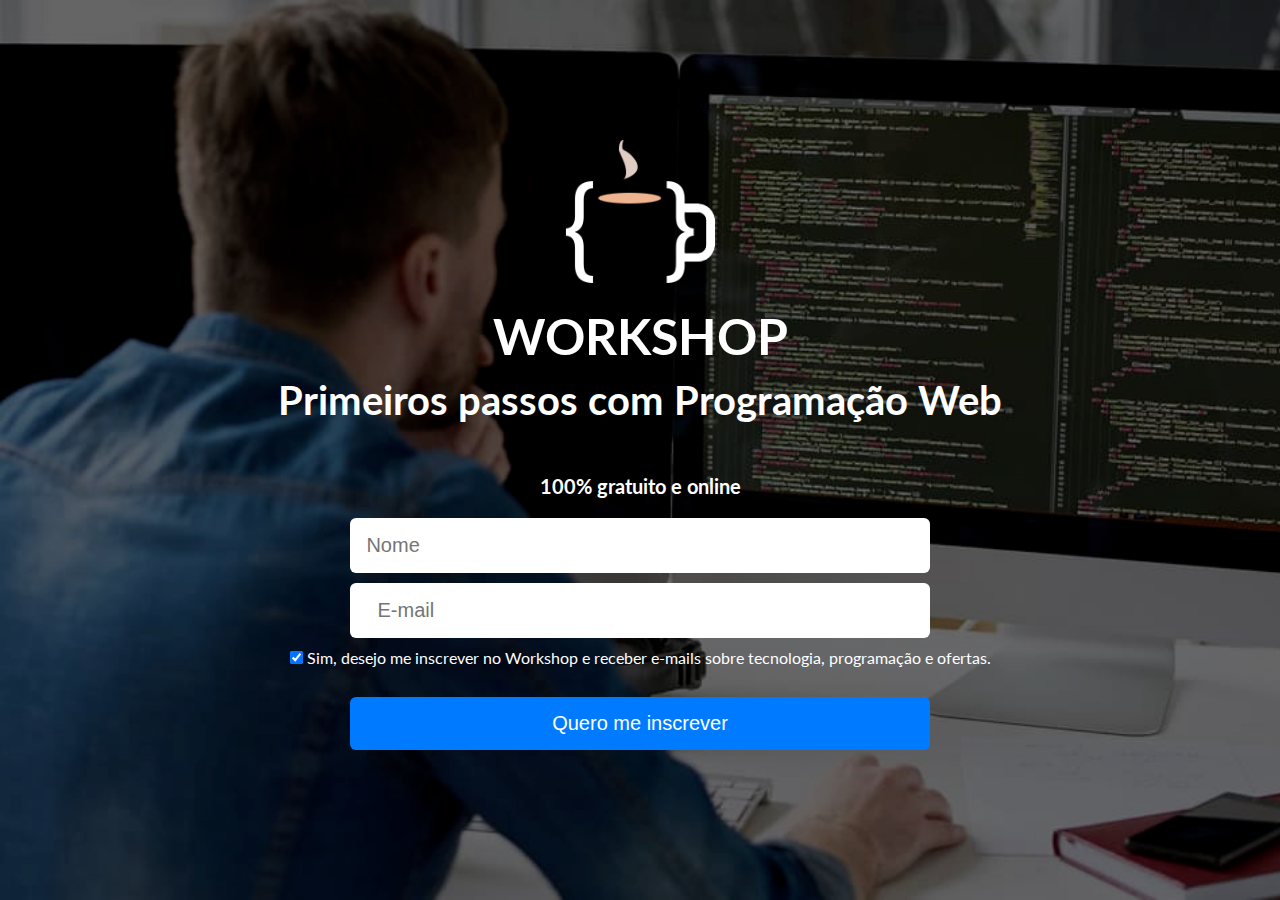
<file: Projeto pág de captura/index.html>
<!DOCTYPE html>
<html lang="en">
<head>
    <meta charset="UTF-8">
    <meta http-equiv="X-UA-Compatible" content="IE=edge">
    <meta name="viewport" content="width=device-width, initial-scale=1.0">
    <title>Página de Captura</title>
    <link rel="stylesheet" href="style.css">
    <link href="https://fonts.googleapis.com/css2?family=Lato:ital@1&display=swap" rel="stylesheet">
</head>
<body>
    <div class="content">
        <img src="images/logo.png" alt="logo" class="logo">
        
        <h1>WORKSHOP</h1>
        <h2>Primeiros passos com Programação Web</h2>
        <h3>100% gratuito e online</h3>

        <form action="https://gmail.us14.list-manage.com/subscribe/post?u=0148fea3d27feb039fb36a5ac&amp;id=8354fba86e&amp;f_id=0082aae0f0"
		method="post" id="mc-embedded-subscribe-form" name="mc-embedded-subscribe-form" class="validate" target="_blank"
		novalidate>
            <input type="text" name="FNAME" class="dados" id="nome" placeholder="Nome">
            <input type="email" name="EMAIL"  class="dados" id="email" placeholder="  E-mail">
            
            <label for="label-checkbox">
                <input type="checkbox" checked>
                Sim, desejo me inscrever no Workshop e receber e-mails sobre tecnologia, programação e ofertas.
            </label>

            <!-- real people should not fill this in and expect good things - do not remove this or risk form bot signups-->
			<div style="position: absolute; left: -5000px;" aria-hidden="true"><input type="text"
                name="b_0148fea3d27feb039fb36a5ac_8354fba86e" tabindex="-1" value="">
            </div>
            <div class="optionalParent">
                <div class="clear foot">
                    <input type="submit" value="Quero me inscrever" name="subscribe" id="mc-embedded-subscribe" class="button">
                </div>
            </div>
        </form>
    </div>

</body>
</html>
</file>
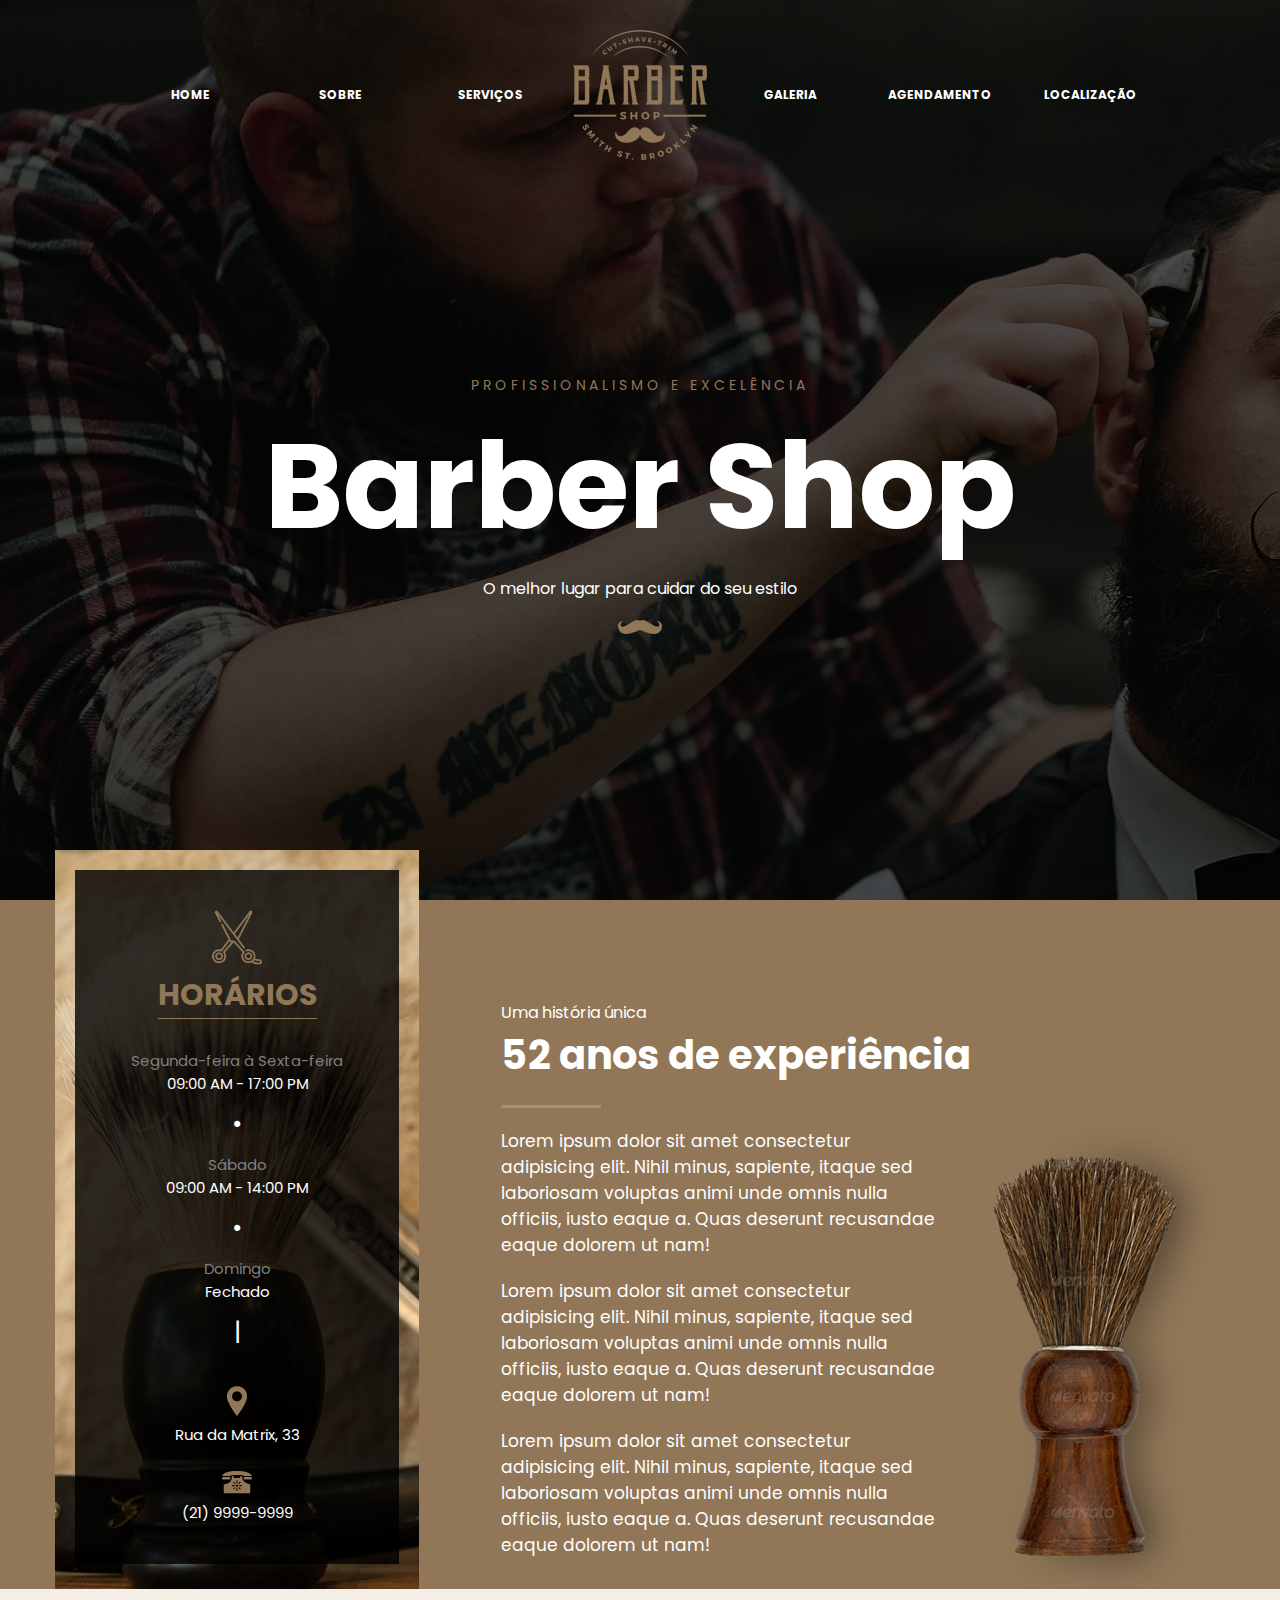
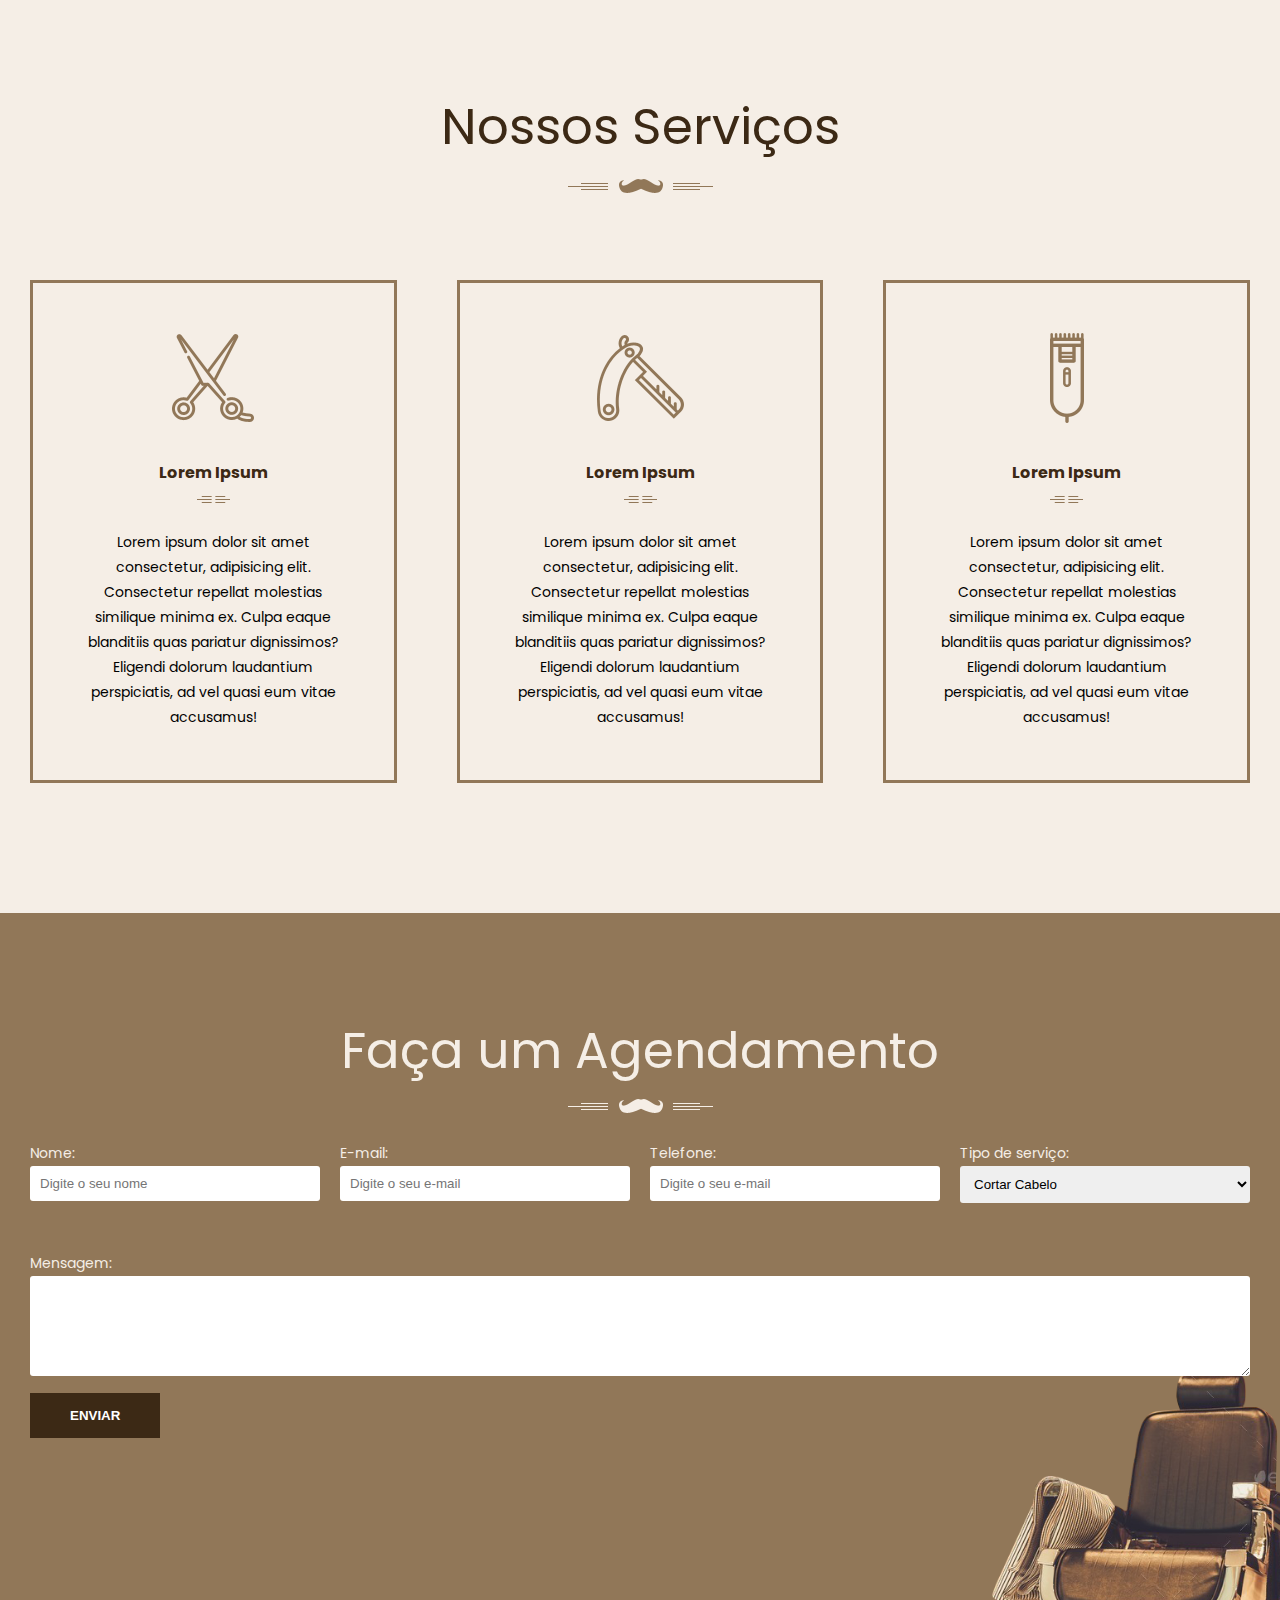
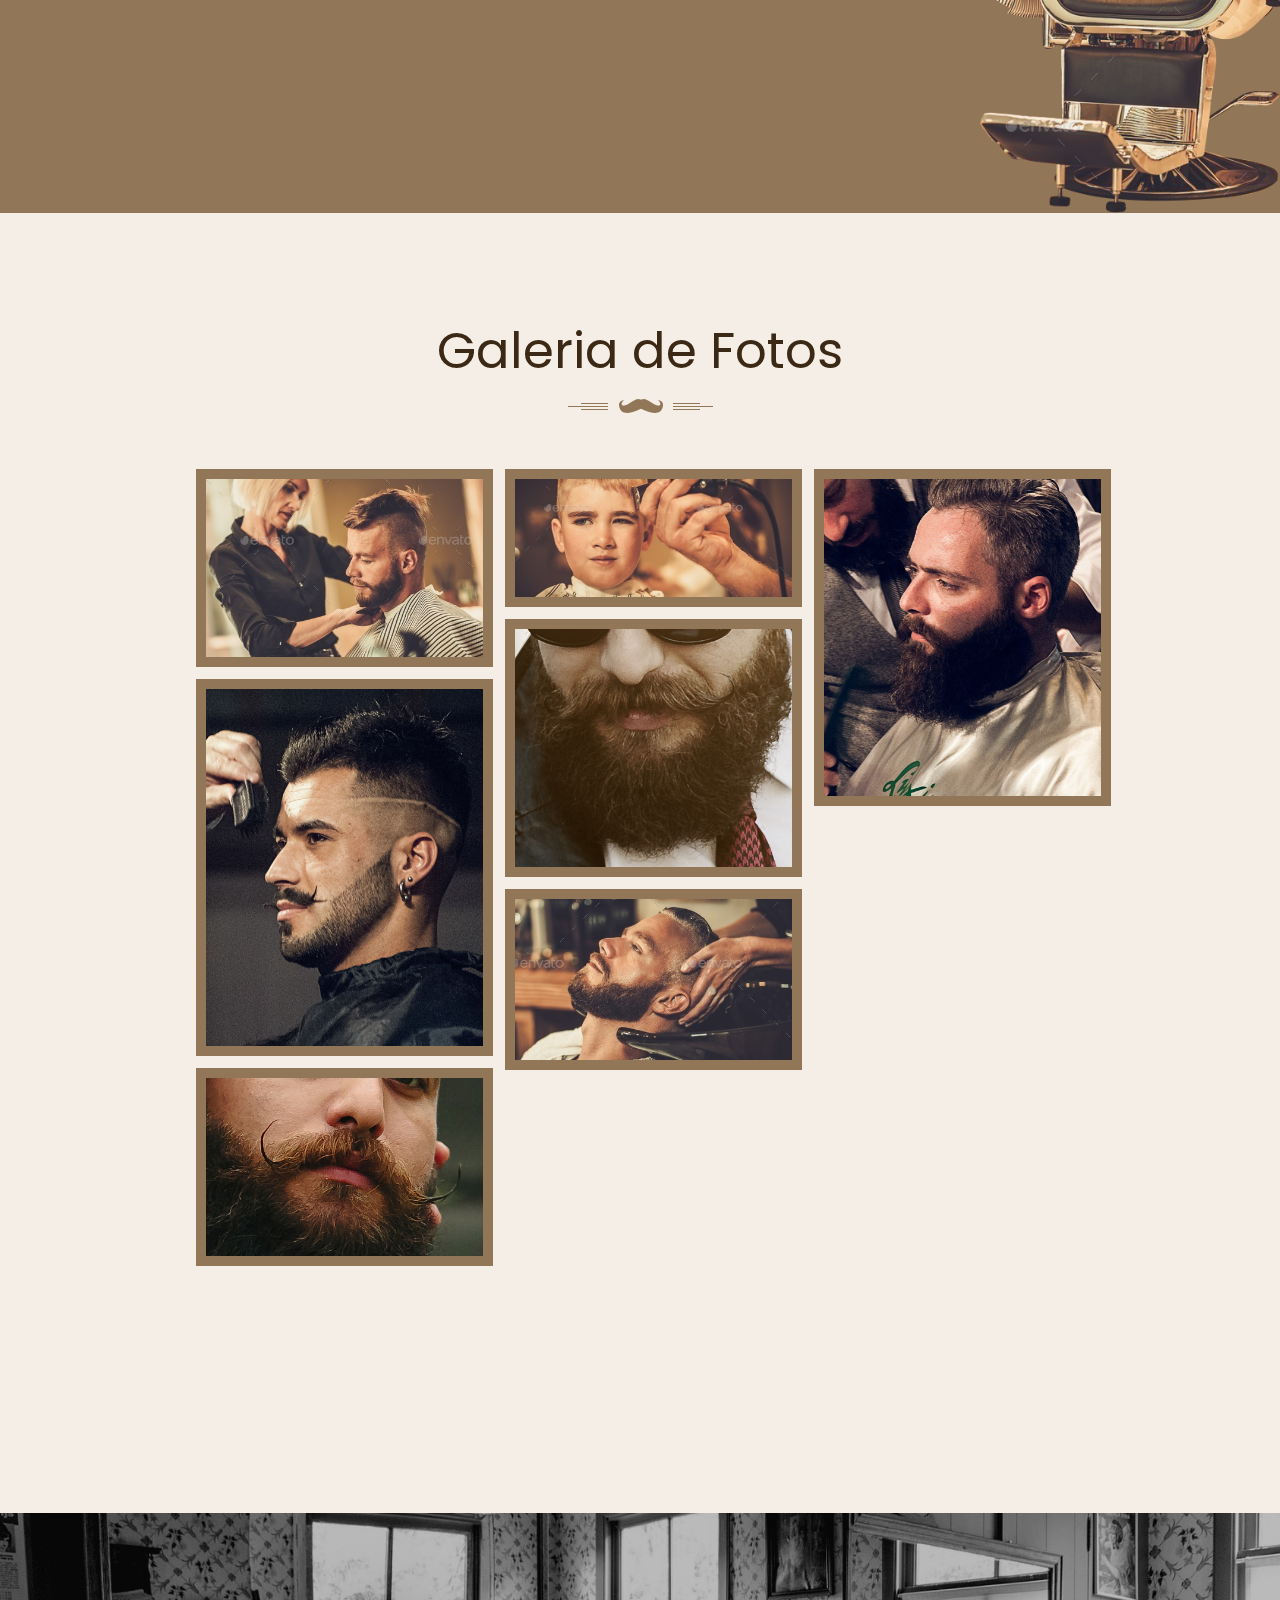
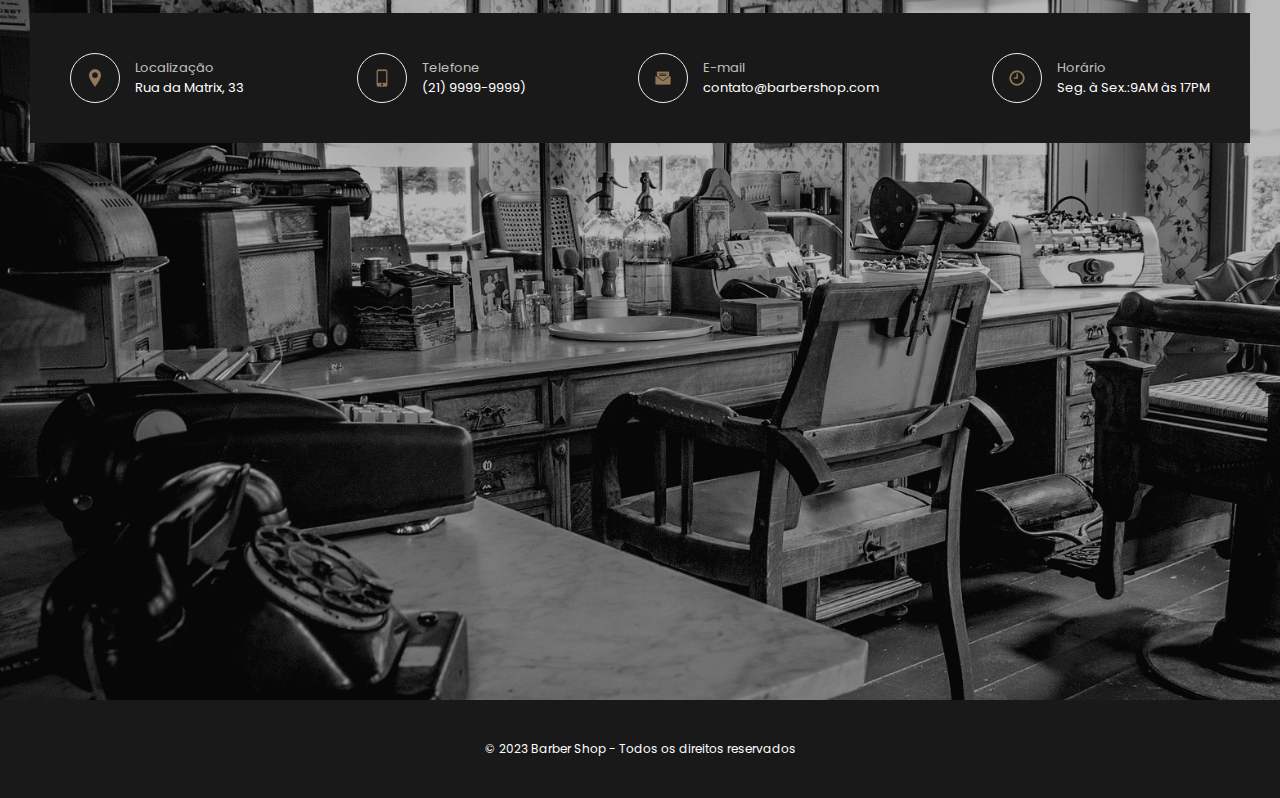
<file: Projeto Site Barber Shop/index.html>
<!DOCTYPE html>
<html lang="pt-br">
<head>
    <meta charset="UTF-8">
    <meta http-equiv="X-UA-Compatible" content="IE=edge">
    <meta name="viewport" content="width=device-width, initial-scale=1.0">
    <title>Baber Shop</title>
    <link rel="preconnect" href="https://fonts.googleapis.com"><link rel="preconnect" href="https://fonts.gstatic.com" crossorigin><link href="https://fonts.googleapis.com/css2?family=Lato:ital@1&family=Poppins:wght@100;400;700&display=swap" rel="stylesheet">
    <link rel="stylesheet" href="css/style.css">
</head>
<body>
    <section class="home" id="home">
        <header class="header">
            <nav class="nav">
                <ul>
                    <li>
                        <a href="#home">Home</a>
                    </li>
                    <li>
                        <a href="#about">Sobre</a>
                    </li>
                    <li>
                        <a href="#service">Serviços</a>
                    </li>
                    <li>
                        <img src="images/logo.png" class="logo" alt="Barber Shop">
                    </li>
                    <li>
                        <a href="#gallery">Galeria</a>
                    </li>
                    <li>
                        <a href="#appointment">Agendamento</a>
                    </li>
                    <li>
                        <a href="#location">Localização</a>
                    </li>
                </ul>
            </nav>
        </header>

        <div class="banner">
            <span class="slogan1">Profissionalismo e Excelência</span>
            <h1>Barber Shop</h1>
            <span class="slogan2">O melhor lugar para cuidar do seu estilo</span>
            <img src="images/much-img.png" alt="Barber Shop">

        </div>
    </section>
    <section class="about" id="about">
        <div class="contanier">
            <div class="timing">
                <div class="overlay">
                    <img src="images/classic-cut.png" alt="Horários" class="icon-cut">
                    <h3>Horários</h3>

                    <div class="text">
                        <h4>Segunda-feira à Sexta-feira</h4>
                        <span>09:00 AM - 17:00 PM</span>
                    </div>
                    
                    <div class="text">
                        <h4>Sábado</h4>
                        <span>09:00 AM - 14:00 PM</span>
                    </div>
                    
                    <div class="text">
                        <h4>Domingo</h4>
                        <span>Fechado</span>
                    </div>
                    <br>
                    <img src="images/loc-ic.png" alt="Localização">
                    <span>Rua da Matrix, 33</span>
                    <br>
                    <img src="images/phone-ic.png" alt="Localização">
                    <span>(21) 9999-9999</span>
                </div>
            </div>
            <div class="experience">
                <span>Uma história única</span>
                <h2>52 anos de experiência</h2>

                <div class="text">
                    <div>
                    <p>
                        Lorem ipsum dolor sit amet consectetur adipisicing elit. Nihil minus, sapiente, itaque sed laboriosam voluptas animi unde omnis nulla officiis, iusto eaque a. Quas deserunt recusandae eaque dolorem ut nam!
                    </p>
                    <p>
                        Lorem ipsum dolor sit amet consectetur adipisicing elit. Nihil minus, sapiente, itaque sed laboriosam voluptas animi unde omnis nulla officiis, iusto eaque a. Quas deserunt recusandae eaque dolorem ut nam!
                    </p>
                    <p>
                        Lorem ipsum dolor sit amet consectetur adipisicing elit. Nihil minus, sapiente, itaque sed laboriosam voluptas animi unde omnis nulla officiis, iusto eaque a. Quas deserunt recusandae eaque dolorem ut nam!
                    </p>
                    </div>
                    <img src="images/shave-brush.jpg" alt="52 anos de experiência">
                </div>
            </div>
        </div>
    </section>
    <section class="services" id="service">
        <div class="container">
            <h2>Nossos Serviços</h2>
            <img src="images/heading-ic.png" alt="Serviços">

            <div class="boxes">
                <dir class="box">
                    <img src="images/classic-cut.png" alt="Classic Cut">
                    <h4>Lorem Ipsum</h4>
                    <img src="images/head-line-ic.png" alt="Separador">
                    <p>
                        Lorem ipsum dolor sit amet consectetur, adipisicing elit. Consectetur repellat molestias similique minima ex. Culpa eaque blanditiis quas pariatur dignissimos? Eligendi dolorum laudantium perspiciatis, ad vel quasi eum vitae accusamus!
                    </p>
                </dir>

                <dir class="box">
                    <img src="images/clipper-cut.png" alt="Clipper Cut">
                    <h4>Lorem Ipsum</h4>
                    <img src="images/head-line-ic.png" alt="Separador">
                    <p>
                        Lorem ipsum dolor sit amet consectetur, adipisicing elit. Consectetur repellat molestias similique minima ex. Culpa eaque blanditiis quas pariatur dignissimos? Eligendi dolorum laudantium perspiciatis, ad vel quasi eum vitae accusamus!
                    </p>
                </dir>
                    
                <dir class="box">
                    <img src="images/razoe-shaver.png" alt="Razoe Shaver">
                    <h4>Lorem Ipsum</h4>
                    <img src="images/head-line-ic.png" alt="Separador">
                    <p>
                        Lorem ipsum dolor sit amet consectetur, adipisicing elit. Consectetur repellat molestias similique minima ex. Culpa eaque blanditiis quas pariatur dignissimos? Eligendi dolorum laudantium perspiciatis, ad vel quasi eum vitae accusamus!
                    </p>
                </dir>
            </div>
        </div>

    </section>
    <section class="appointment" id="appointment">
        <div class="container">
            <h2>Faça um Agendamento</h2>
            <img src="images/heading-ic-white.png" alt="Faça um agendamento">

            <form>
                <div class="personal-data">
                    <div class="input-wrapper">
                        <label>Nome:</label>
                        <input type="text" placeholder="Digite o seu nome"> 
                    </div>
                    <div class="input-wrapper">
                        <label>E-mail:</label>
                        <input type="text" placeholder="Digite o seu e-mail"> 
                    </div>
                    <div class="input-wrapper">
                        <label>Telefone:</label>
                        <input type="text" placeholder="Digite o seu e-mail"> 
                    </div>
                    <div class="input-wrapper">
                        <label>Tipo de serviço:</label>
                        <select>
                            <option value="">Cortar Cabelo</option>
                            <option value="">Cortar cabelo/Barba</option>
                        </select>
                    </div>
                </div>

                <div class="input-wrapper">
                    <label>Mensagem:</label>
                    <textarea></textarea>
                </div>
                
                <button>Enviar</button>

            </form>
        </div>
    </section>
    <section class="gallery" id="gallery">
        <div class="container">
            <h2>Galeria de Fotos</h2>
            <img src="images/heading-ic.png" alt="Galeria de Fotos">
        </div>
        <div class="gallery-wrapper">
            <div>
                <img src="images/gallery-img1.png" alt="Galeria">
            </div>
            <div>
                <img src="images/gallery-img2.png" alt="Galeria">
            </div>
            <div>
                <img src="images/gallery-img3.png" alt="Galeria">
            </div>
            <div>
                <img src="images/gallery-img4.png" alt="Galeria">
            </div>
            <div>
                <img src="images/gallery-img5.png" alt="Galeria">
            </div>
            <div>
                <img src="images/gallery-img6.png" alt="Galeria">
            </div>
            <div>
                <img src="images/gallery-img7.png" alt="Galeria">
            </div>
        </div>
    </section>
    <section class="location" id="location">
        <div class="container">
            <div class="head">
                <div class="info">
                    <div class="icon">
                        <img src="images/map-img1.png" alt="Localização">
                    </div>
                    <div class="text">
                        <span>Localização</span>
                        <span>Rua da Matrix, 33</span>
                    </div>
                </div>
                <div class="info">
                    <div class="icon">
                        <img src="images/map-img2.png" alt="Telefone">
                    </div>
                    <div class="text">
                        <span>Telefone</span>
                        <span>(21) 9999-9999)</span>
                    </div>
                </div><div class="info">
                    <div class="icon">
                        <img src="images/map-img3.png" alt="E-mail">
                    </div>
                    <div class="text">
                        <span>E-mail</span>
                        <span>contato@barbershop.com</span>
                    </div>
                </div><div class="info">
                    <div class="icon">
                        <img src="images/map-img4.png" alt="Horário">
                    </div>
                    <div class="text">
                        <span>Horário</span>
                        <span>Seg. à Sex.:9AM às 17PM</span>
                    </div>
                </div>
            </div>
            <div class="map"><iframe src="https://www.google.com/maps/embed?pb=!1m18!1m12!1m3!1d22337.439544557015!2d-42.994693015202756!3d-22.96206668029109!2m3!1f0!2f0!3f0!3m2!1i1024!2i768!4f13.1!3m3!1m2!1s0x998c2ba87a986d%3A0x47fa1715b325e413!2sItaipua%C3%A7u%20-%20Itaupua%C3%A7u%2C%20Maric%C3%A1%20-%20RJ%2C%2024940-495!5e0!3m2!1spt-BR!2sbr!4v1672686679912!5m2!1spt-BR!2sbr" width="600" height="450" style="border:0;" allowfullscreen="" loading="lazy" referrerpolicy="no-referrer-when-downgrade"></iframe></div>
        </div>
    </section>
    <footer class="footer">
        © 2023 Barber Shop - Todos os direitos reservados
    </footer>
</body>
</html>
</file>
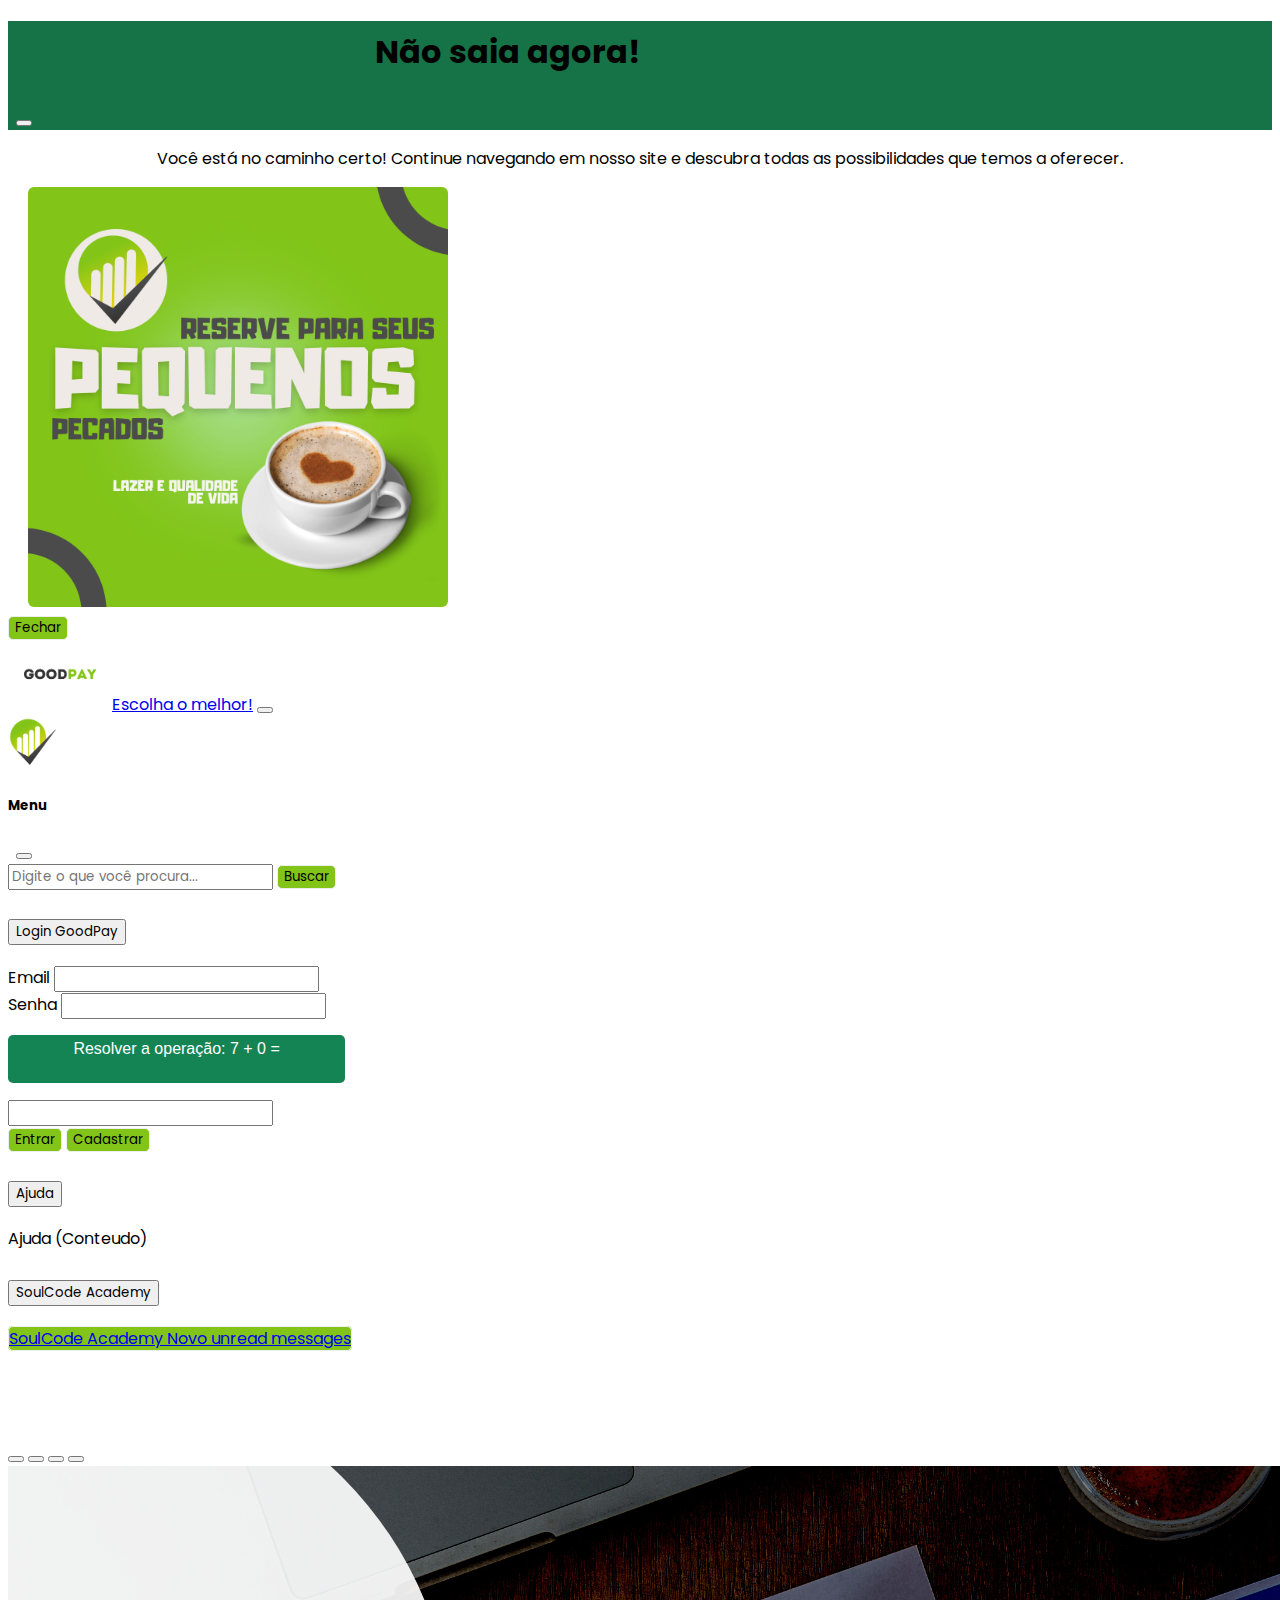
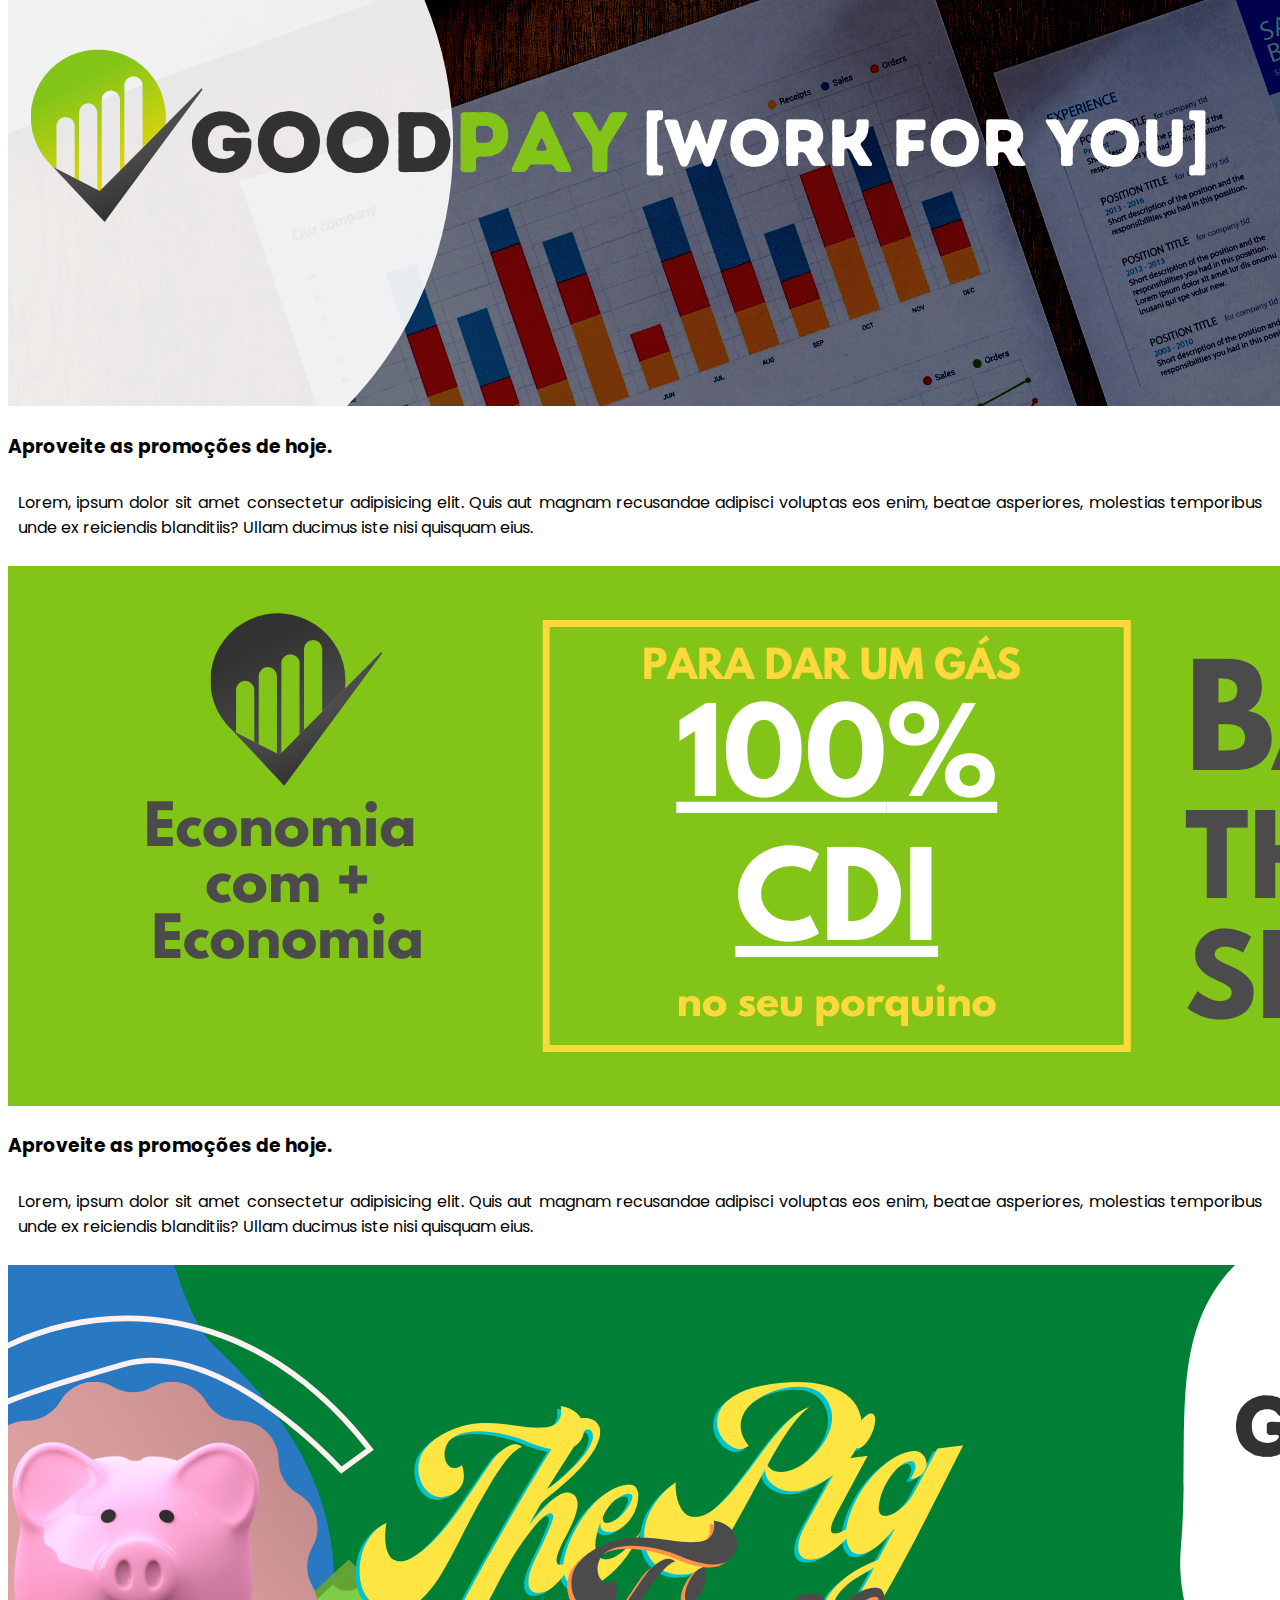
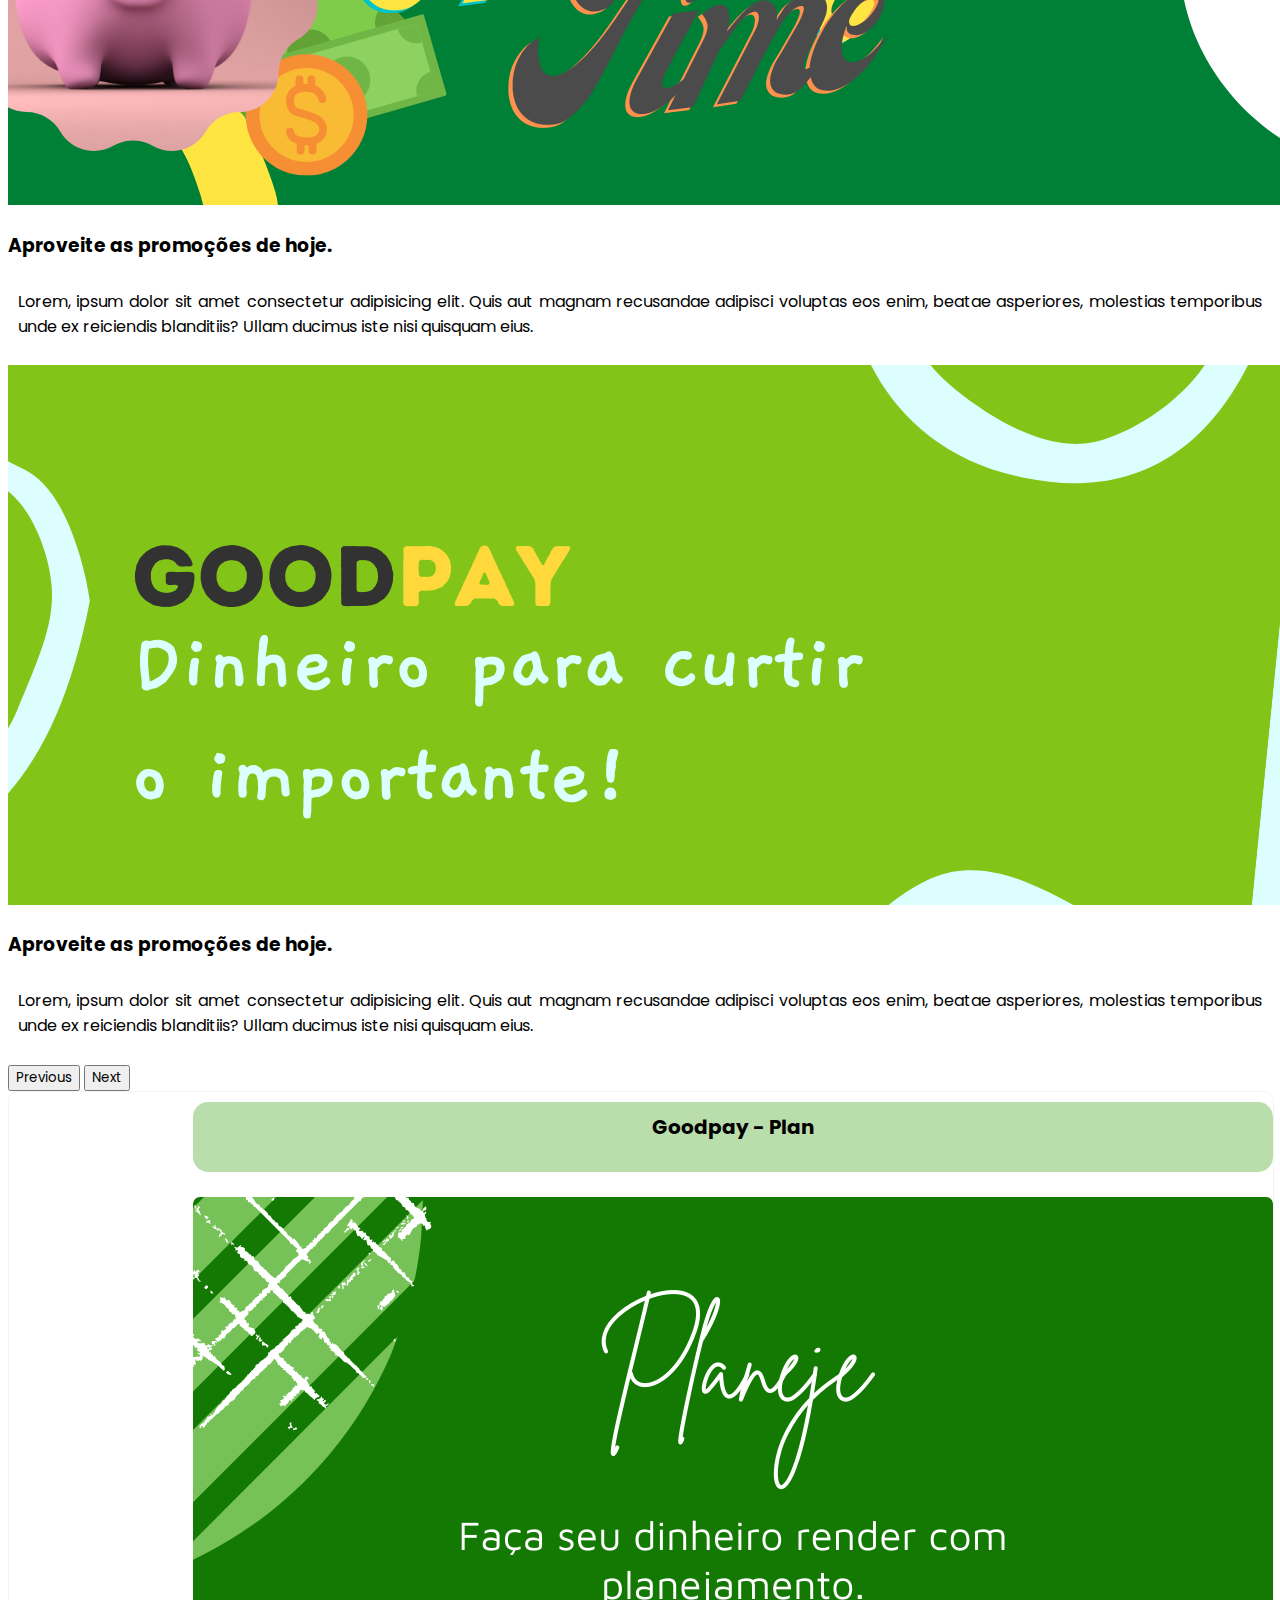
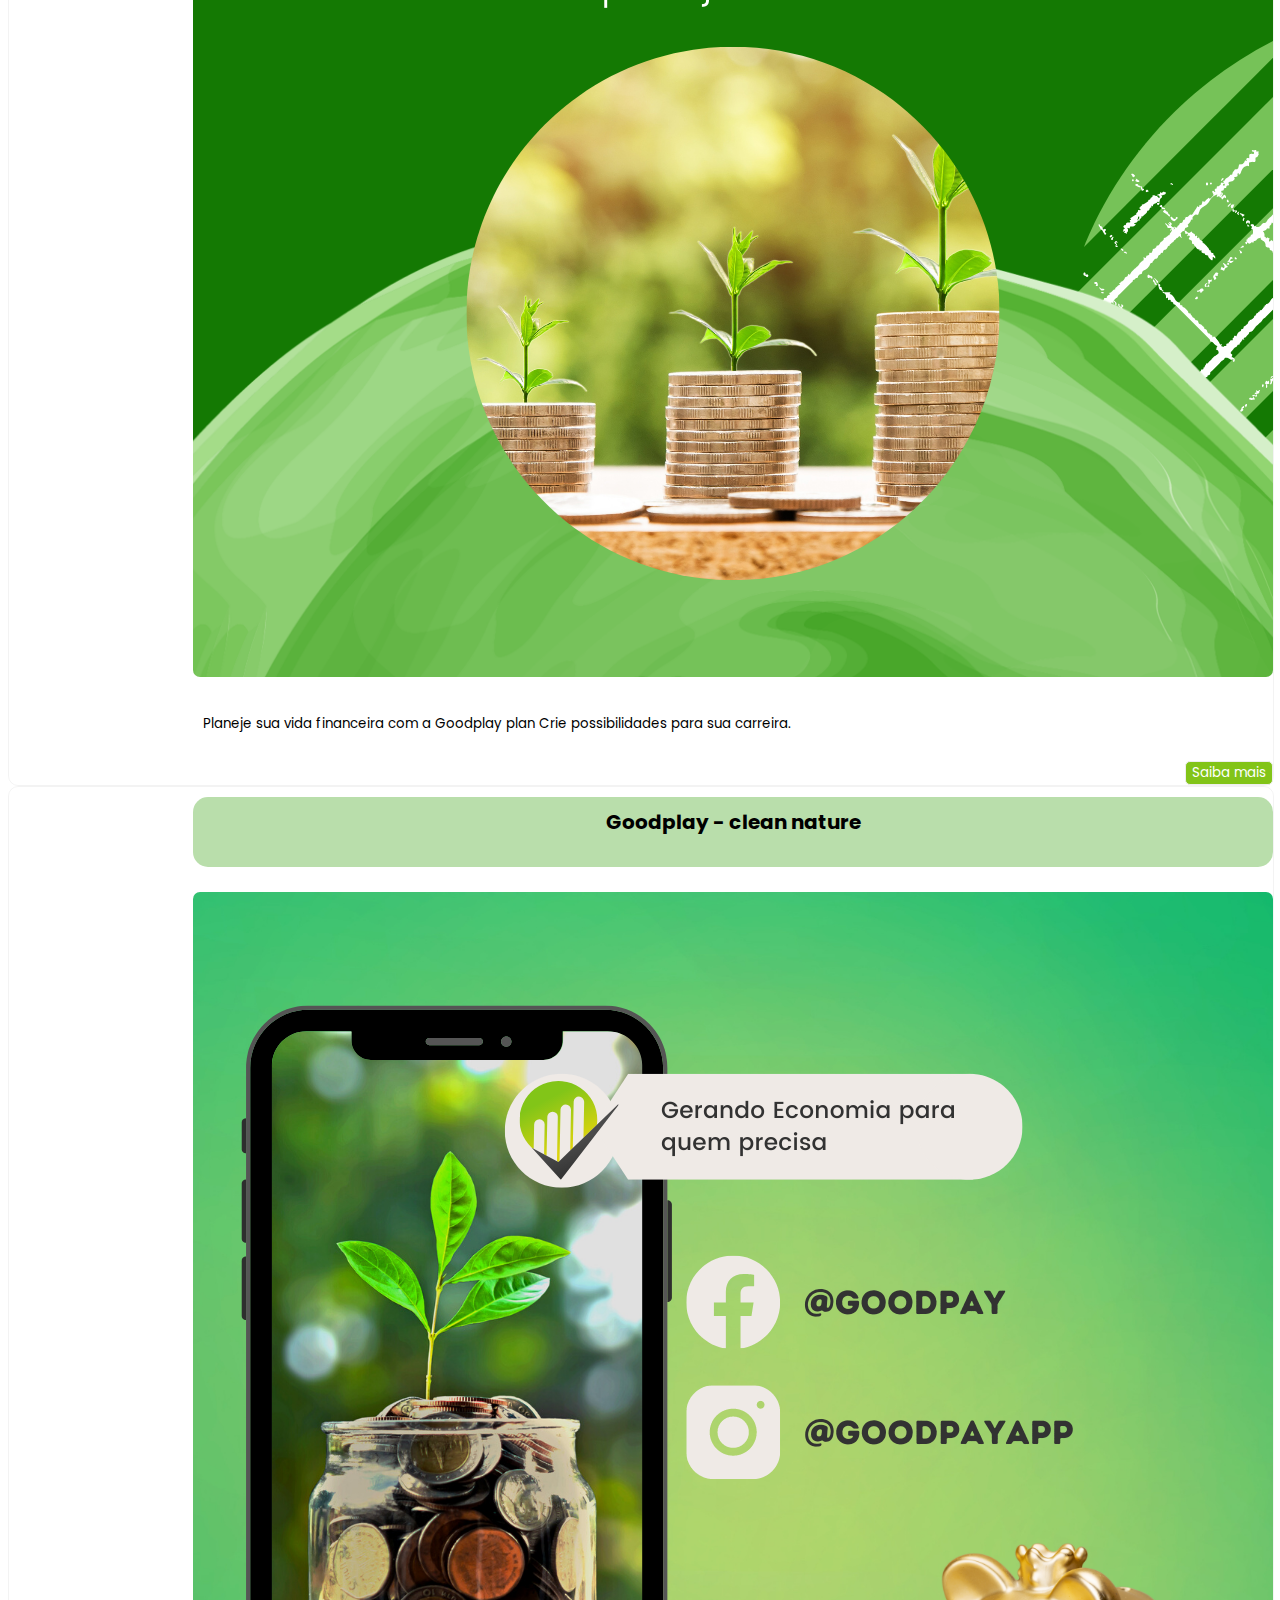
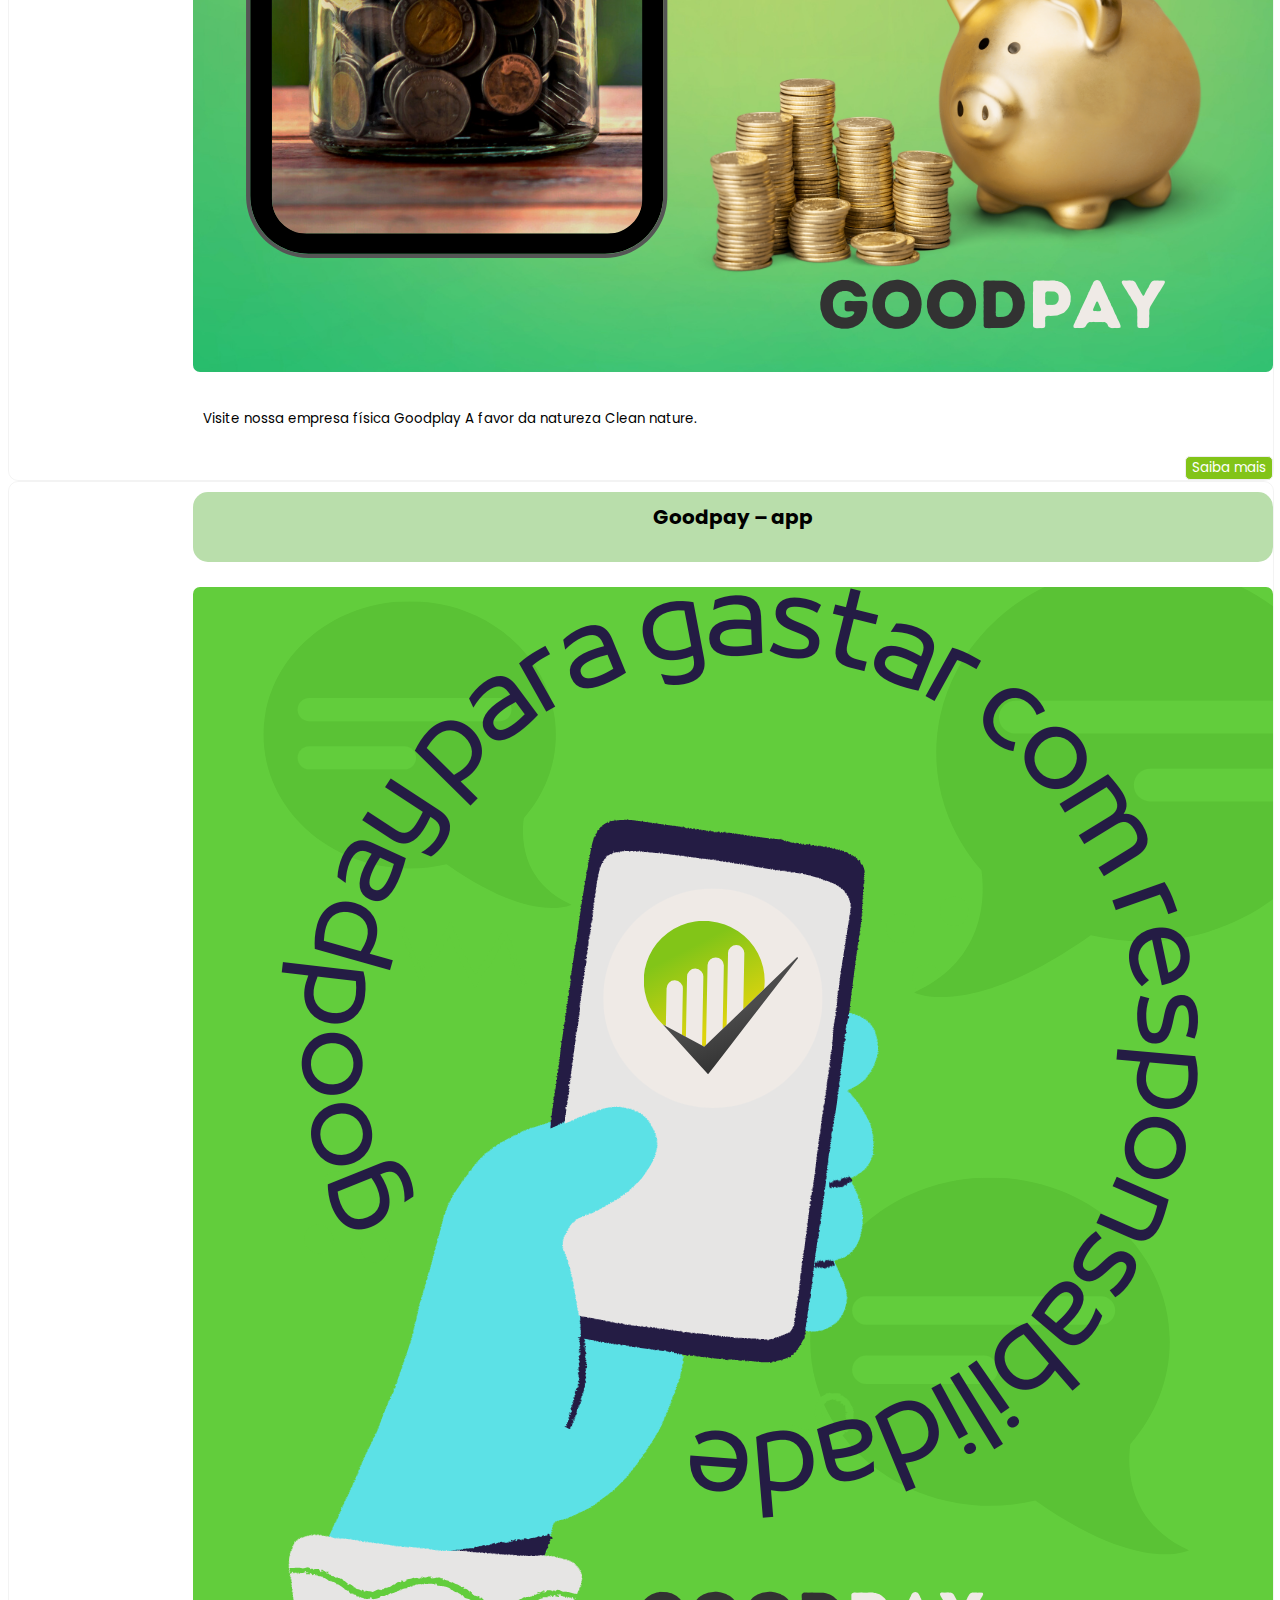
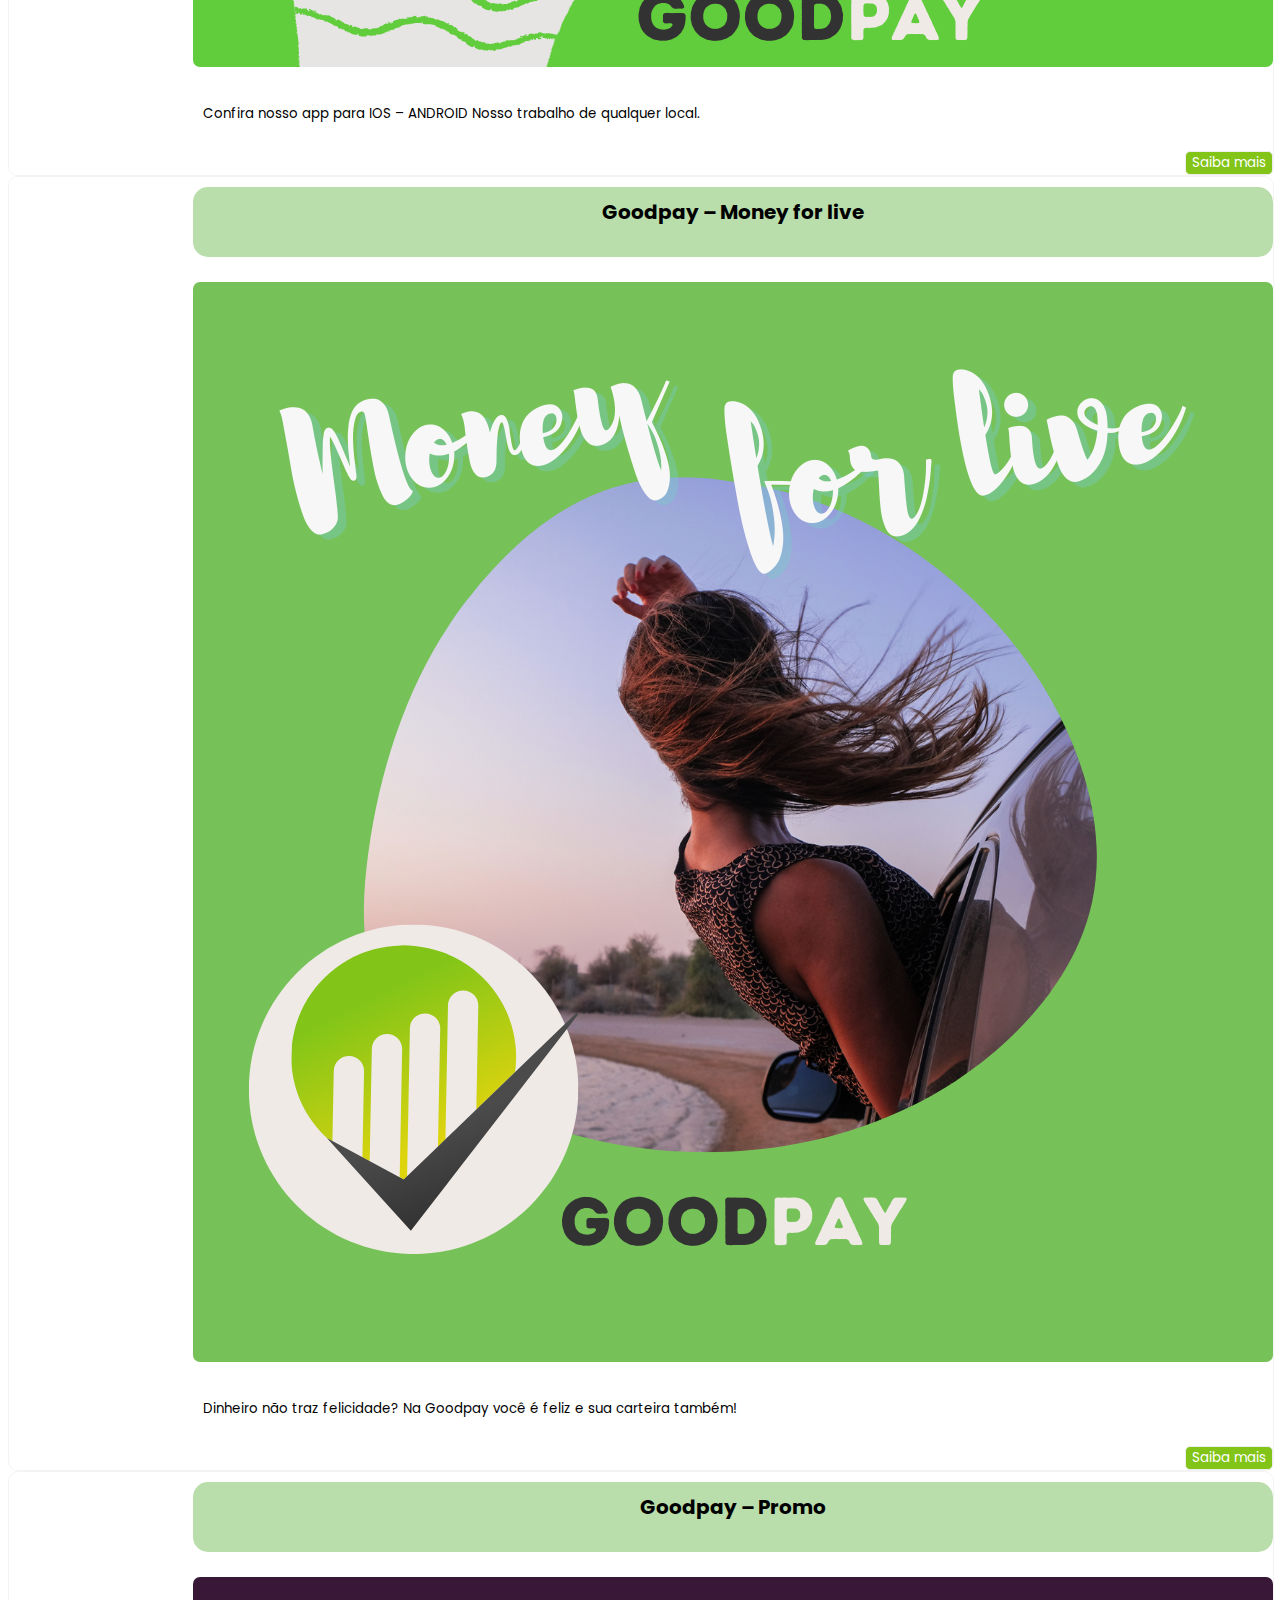
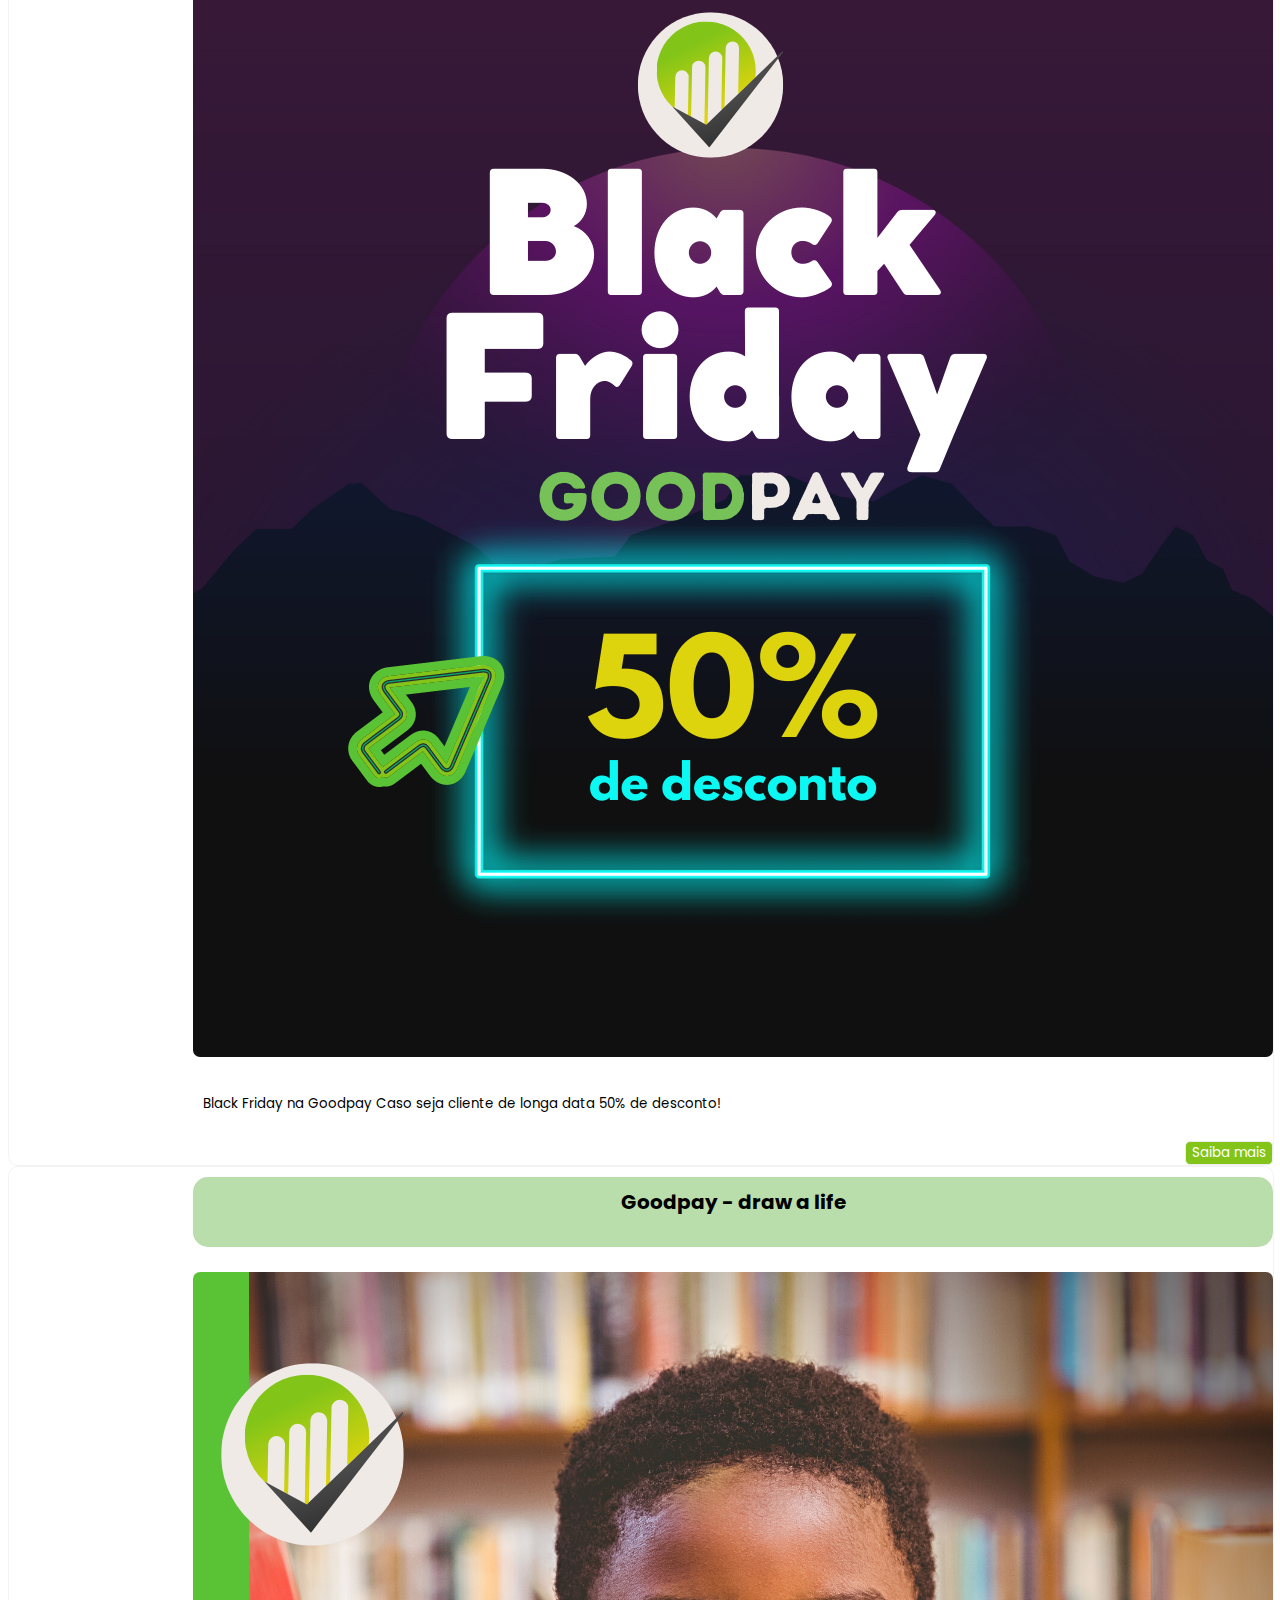
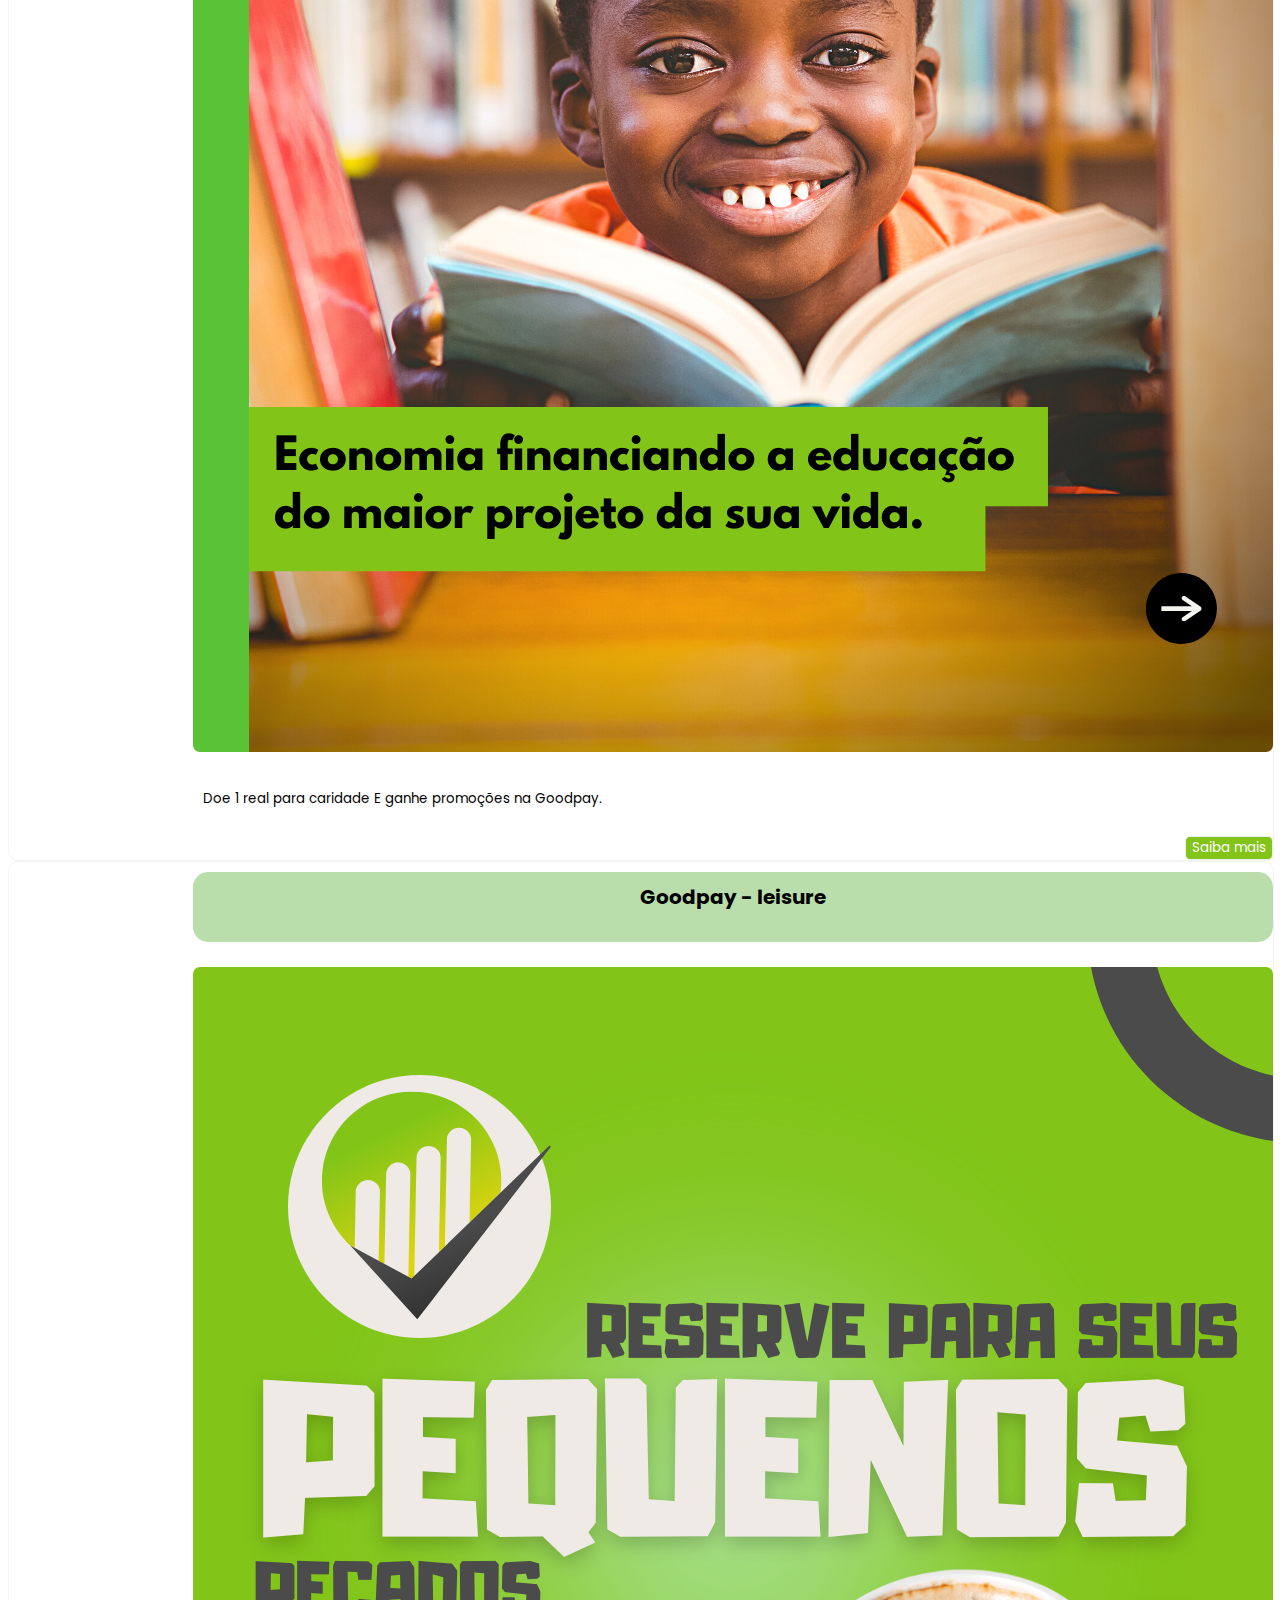
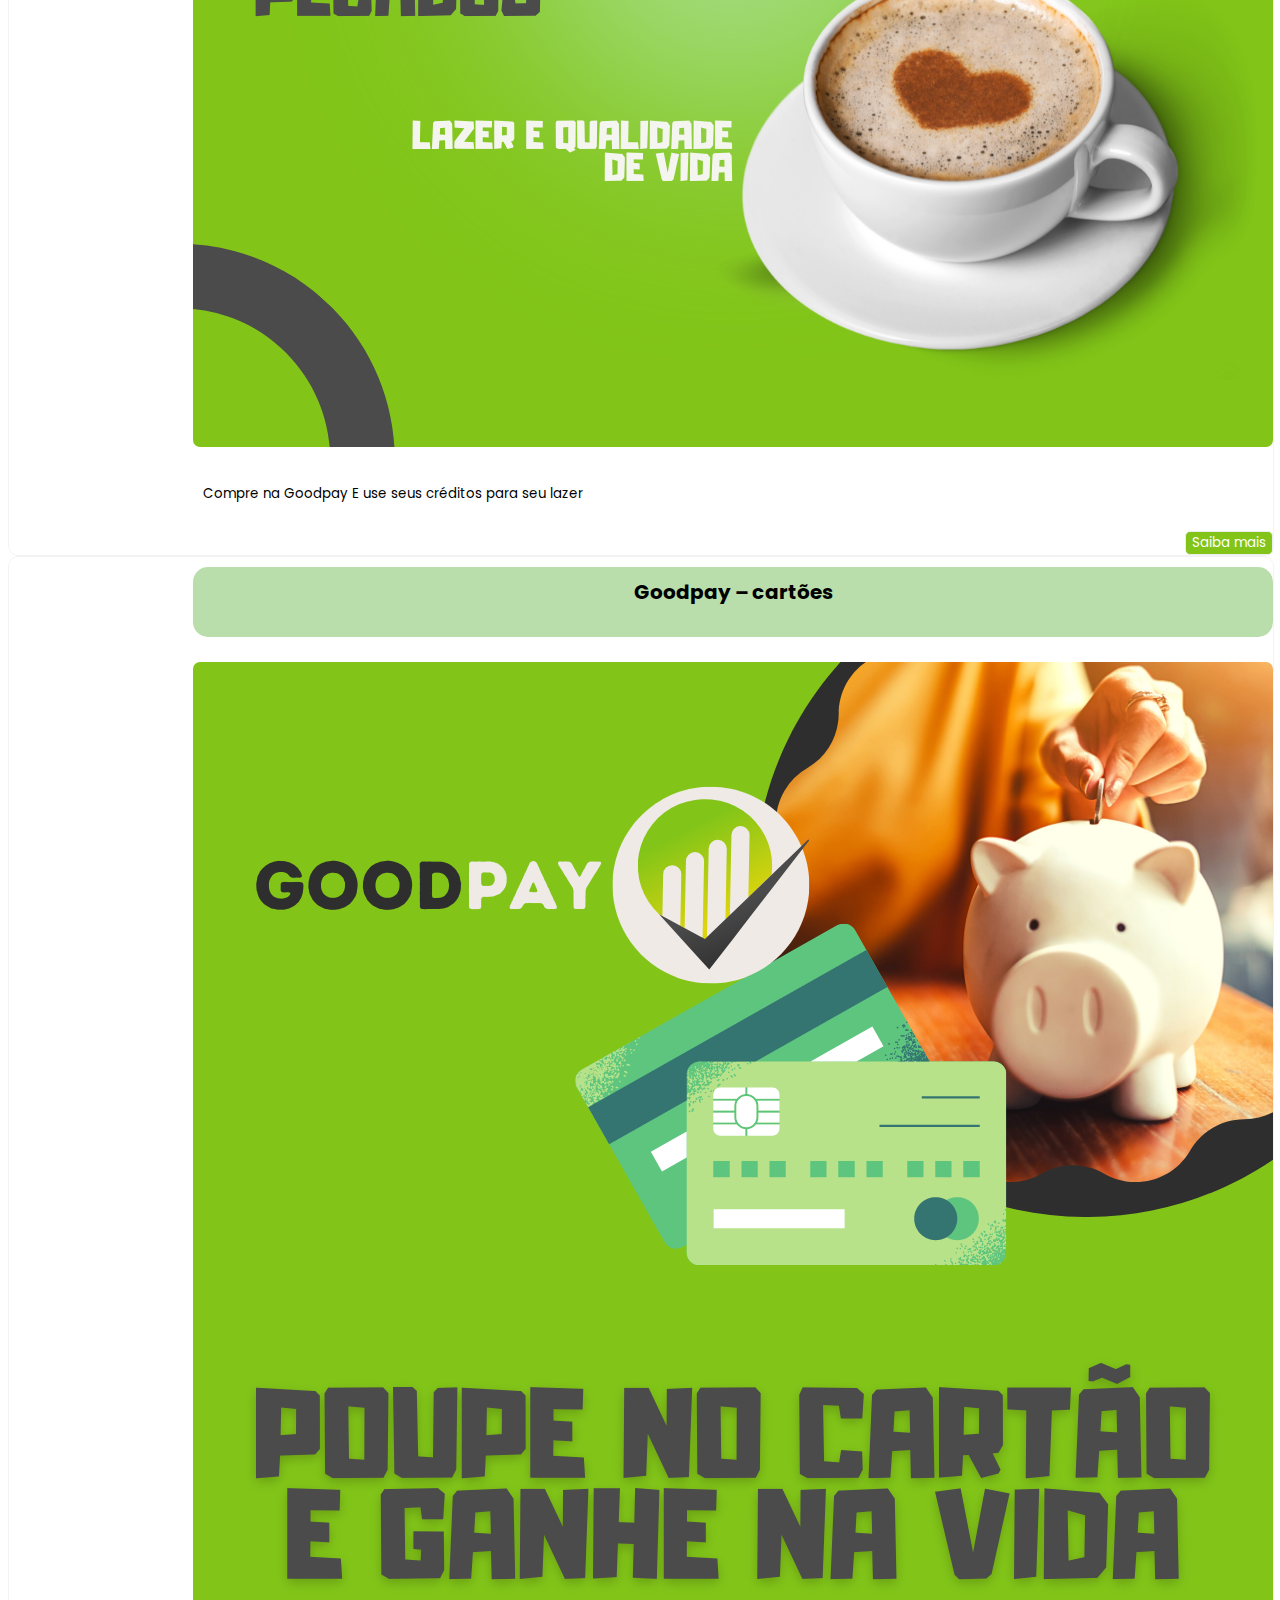
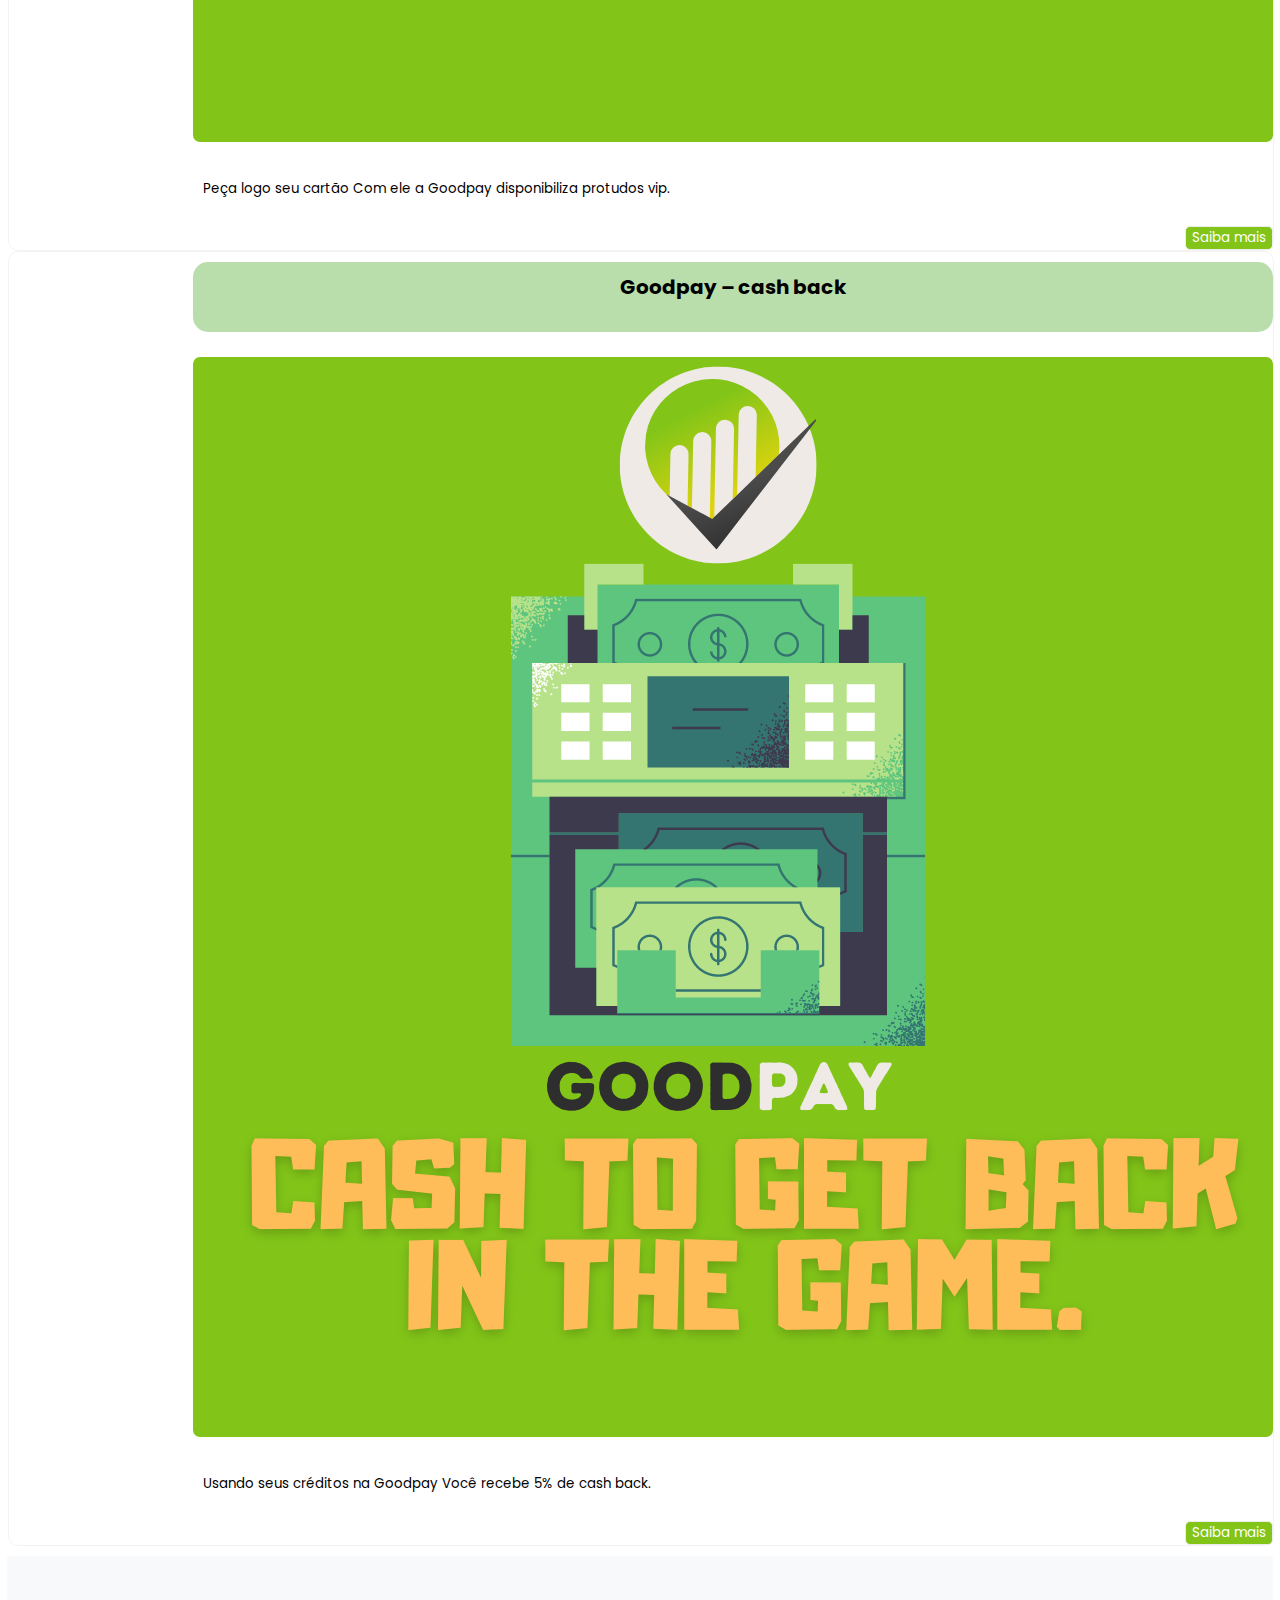
<file: Site_Goodpay/index.html>
<!DOCTYPE html>
<html lang="pt-br">

<head>
    <meta charset="utf-8" />
    <meta name="viewport" content="width=device-width, initial-scale=1" />
    <title>Goodpay</title>
    <link rel="shortcut icon" href="./favicon.ico" type="image/x-icon">
    <link href="https://cdn.jsdelivr.net/npm/bootstrap@5.3.0-alpha1/dist/css/bootstrap.min.css" rel="stylesheet"
        integrity="sha384-GLhlTQ8iRABdZLl6O3oVMWSktQOp6b7In1Zl3/Jr59b6EGGoI1aFkw7cmDA6j6gD" crossorigin="anonymous" />
    <link rel="stylesheet" href="./css/style.css" />
    <link rel="stylesheet" href="./css/geolocation-style.css">
    <link rel="preconnect" href="https://fonts.googleapis.com">
    <link rel="preconnect" href="https://fonts.gstatic.com" crossorigin>
    <link href="https://fonts.googleapis.com/css2?family=Poppins:wght@200;300;400;500&display=swap" rel="stylesheet">
    <link rel="stylesheet" href="css/footer.css">
    <link rel="stylesheet" href="./css/grid.css">
    <link rel="stylesheet" href="./css/modalIncentivo.css">

</head>

<body>
    <!-- MODAL Início -->
    
<div class="modal fade"  id="exampleModal" tabindex="-1" aria-labelledby="exampleModalLabel" data-bs-backdrop="static" aria-hidden="true">
    <div class="modal-dialog modal-dialog-centered modal-dialog-scrollable">
        <div class="modal-content">
            <div id="titulo" class="modal-header bg-success p-2 text-white" >
                <h1 class="modal-title fs-4 text-uppercase fw-bolder" id="exampleModalLabel">Não saia agora!</h1>
                <button id= "refresh2" type="button" class="btn-close btn-close-white" data-bs-dismiss="modal" aria-label="Close"></button>
            </div>
            <div id="conteudo" class="modal-body ">

                <p id="text" class="fs-3">Você está no caminho certo! Continue navegando em nosso site e descubra todas
                    as possibilidades que temos a oferecer.</p>

                <script language="JavaScript">
                    var aleatorio = new Array()
                    aleatorio[0] = '<a href="#"><img src="./images/quadrado/1.png" alt="Não saia agora" height="420" width="420"></a>'
                    aleatorio[1] = '<a href="#"><img src="./images/quadrado/2.png" alt="Não saia agora" height="420" width="420"></a>'
                    aleatorio[2] = '<a href="#"><img src="./images/quadrado/3.png" alt="Não saia agora" height="420" width="420"></a>'
                    aleatorio[3] = '<a href="#"><img src="./images/quadrado/4.png" alt="Não saia agora" height="420" width="420"></a>'
                    aleatorio[4] = '<a href="#"><img src="./images/quadrado/5.png" alt="Não saia agora" height="420" width="420"></a>'
                    aleatorio[5] = '<a href="#"><img src="./images/quadrado/6.png" alt="Não saia agora" height="420" width="420"></a>'
                    aleatorio[6] = '<a href="#"><img src="./images/quadrado/7.png" alt="Não saia agora" height="420" width="420"></a>'
                    aleatorio[7] = '<a href="#"><img src="./images/quadrado/8.png" alt="Não saia agora" height="420" width="420"></a>'
                    aleatorio[8] = '<a href="#"><img src="./images/quadrado/9.png" alt="Não saia agora" height="420" width="420"></a>'
                    aleatorio[9] = '<a href="#"><img src="./images/quadrado/10.jpg" alt="Não saia agora" height="420" width="420"></a>'
                    aleatorio[10] = '<a href="#"><img src="./images/quadrado/11.jpg" alt="Não saia agora" height="420" width="420"></a>'
                    var whichquote = Math.floor(Math.random() * (aleatorio.length))
                    document.write(aleatorio[whichquote])
                </script>

            </div>
            <div class="modal-footer">
                <button id= "refresh" type="button" class="btn btn-outline-success" data-bs-dismiss="modal">Fechar </button>
            </div>
        </div>
    </div>
</div>
<script src=" https://cdn.jsdelivr.net/npm/bootstrap@5.3.0-alpha1/dist/js/bootstrap.bundle.min.js"
integrity="sha384-w76AqPfDkMBDXo30jS1Sgez6pr3x5MlQ1ZAGC+nuZB+EYdgRZgiwxhTBTkF7CXvN"
crossorigin="anonymous"></script>
<script src="./scripts/modalIncentivo.js"></script>

<!-- MODAL Fim -->
    
    <header>
        <!-- NAVBAR - INICIO -->
        <nav class="navbar bg-body-tertiary fixed-top">
            <div class="container-fluid">
                <img src="./images/logo/GoodPayBanner.png" alt="Logo navbar escrito GOODPAY" id="logo-header" />
                <a class="navbar-brand" href="#">Escolha o melhor!</a>
                <!-- OFFCANVAS - INICIO -->
                <button class="navbar-toggler" type="button" data-bs-toggle="offcanvas"
                    data-bs-target="#offcanvasNavbar" aria-controls="offcanvasNavbar">
                    <span class="navbar-toggler-icon"></span>
                </button>
                <div class="offcanvas offcanvas-end" tabindex="-1" id="offcanvasNavbar"
                    aria-labelledby="offcanvasNavbarLabel">
                    <div class="offcanvas-header">
                        <img src="./images/logo/GoodPay.png" alt="Logo circular do menu lateral offcanvas." />
                        <h5 class="offcanvas-title" id="offcanvasNavbarLabel">Menu</h5>
                        <button type="button" class="btn-close" data-bs-dismiss="offcanvas" aria-label="Close"></button>
                    </div>
                    <div class="offcanvas-body">
                        <form class="d-flex mt-3" role="search">
                            <input class="form-control me-2" type="search" placeholder="Digite o que você procura..."
                                aria-label="Search" />
                            <button class="btn btn-outline-success" type="submit">
                                Buscar
                            </button>
                        </form>
                        <!-- ACCORDION - INICIO -->
                        <div class="accordion accordion-flush mt-4" id="accordionFlushExample">
                            <div class="accordion-item">
                                <h2 class="accordion-header" id="flush-headingOne">
                                    <button class="accordion-button collapsed" type="button" data-bs-toggle="collapse"
                                        data-bs-target="#flush-collapseOne" aria-expanded="false"
                                        aria-controls="flush-collapseOne">
                                        Login GoodPay
                                    </button>
                                </h2>
                                <div id="flush-collapseOne" class="accordion-collapse collapse"
                                    aria-labelledby="flush-headingOne" data-bs-parent="#accordionFlushExample">
                                    <div class="accordion-body">
                                        <!-- FORM LOGIN - INICIO -->
                                        <form>
                                            <div class="input-group input-group-lg mb-3">
                                                <span class="input-group-text"
                                                    id="inputGroup-sizing-default">Email</span>
                                                <input id="email" type="text" required class="form-control"
                                                    aria-label="Sizing example input"
                                                    aria-describedby="inputGroup-sizing-default" />
                                            </div>
                                            <div class="input-group input-group-lg mb-3">
                                                <span class="input-group-text"
                                                    id="inputGroup-sizing-default">Senha</span>
                                                <input id="senha" type="password" required class="form-control"
                                                    aria-label="Sizing example input"
                                                    aria-describedby="inputGroup-sizing-default" />
                                            </div>

                                            <form action="">
                                                <p id="aleatorio"></p>
                                                <input id="resposta" class="form-control mb-3" type="number" required
                                                    class="form-control" aria-label="Sizing example input"
                                                    aria-describedby="inputGroup-sizing-default">

                                            </form>


                                            <div class="d-grid gap-2">
                                                <button id="btn-entrar" type="button" class="btn btn-outline-success">
                                                    Entrar
                                                </button>
                                                <button class="btn btn-outline-dark" type="button">
                                                    Cadastrar
                                                </button>
                                            </div>
                                        </form>
                                        <!-- FORM LOGIN - FIM-->
                                    </div>
                                </div>
                            </div>
                            <div class="accordion-item">
                                <h2 class="accordion-header" id="flush-headingTwo">
                                    <button class="accordion-button collapsed" type="button" data-bs-toggle="collapse"
                                        data-bs-target="#flush-collapseTwo" aria-expanded="false"
                                        aria-controls="flush-collapseTwo">
                                        Ajuda
                                    </button>
                                </h2>
                                <div id="flush-collapseTwo" class="accordion-collapse collapse"
                                    aria-labelledby="flush-headingTwo" data-bs-parent="#accordionFlushExample">
                                    <div class="accordion-body">Ajuda (Conteudo)</div>
                                </div>
                            </div>
                            <div class="accordion-item">
                                <h2 class="accordion-header" id="flush-headingThree">
                                    <button class="accordion-button collapsed" type="button" data-bs-toggle="collapse"
                                        data-bs-target="#flush-collapseThree" aria-expanded="false"
                                        aria-controls="flush-collapseThree">
                                        SoulCode Academy
                                    </button>
                                </h2>
                                <div id="flush-collapseThree" class="accordion-collapse collapse"
                                    aria-labelledby="flush-headingThree" data-bs-parent="#accordionFlushExample">
                                    <div class="accordion-body">
                                        <a href="./soulcode.html" target="_blank"
                                            class="btn btn-primary position-relative">
                                            SoulCode Academy
                                            <!-- BADGE - INICIO -->
                                            <span
                                                class="position-absolute top-0 start-100 translate-middle badge rounded-pill bg-danger">
                                                Novo
                                                <span class="visually-hidden">unread messages</span>
                                            </span>
                                            <!-- BADGE - FIM -->
                                        </a>
                                    </div>
                                </div>
                            </div>
                        </div>
                        <!-- ACCORDION - FIM -->
                    </div>
                </div>
                <!-- OFFCANVAS - FIM -->
            </div>
        </nav>
        <!-- NAVBAR - FIM -->
    </header>


    <main class="container">
        <!-- CAROUSEL - INICIO -->
        <div id="carouselExampleIndicators" class="carousel slide">
            <div class="carousel-indicators">
                <button type="button" data-bs-target="#carouselExampleIndicators" data-bs-slide-to="0" class="active"
                    aria-current="true" aria-label="Slide 1"></button>
                <button type="button" data-bs-target="#carouselExampleIndicators" data-bs-slide-to="1"
                    aria-label="Slide 2"></button>
                <button type="button" data-bs-target="#carouselExampleIndicators" data-bs-slide-to="2"
                    aria-label="Slide 3"></button>
                <button type="button" data-bs-target="#carouselExampleIndicators" data-bs-slide-to="3"
                    aria-label="Slide 4"></button>
            </div>
            <div class="carousel-inner">
                <div class="carousel-item active">
                   
                    <!-- CARD1 - INICIO -->
                    <div class="card" tabindex="0">
                        <img src="./images/banner/BannerGoodPay.png" class="d-block w-100" alt="Banner do carousel escrito: Goodpay work for you." />
                        <div class="card-body">
                            <h3 class="card-title">Aproveite as promoções de hoje.</h3>
                            <p class="card-text">
                                Lorem, ipsum dolor sit amet consectetur adipisicing elit. Quis
                                aut magnam recusandae adipisci voluptas eos enim, beatae
                                asperiores, molestias temporibus unde ex reiciendis
                                blanditiis? Ullam ducimus iste nisi quisquam eius.
                            </p>
                        </div>
                    </div>
                    <!-- CARD1 - FIM -->
                </div>
                <div class="carousel-item">
                    <!-- CARD2 - INICIO -->
                    <div class="card">
                        <img src="./images/banner/BannerGoodPay2.png" class="d-block w-100" alt="Banner do carousel escrito: Back to the green side. " />
                        <div class="card-body">
                            <h3 class="card-title">Aproveite as promoções de hoje.</h3>
                            <p class="card-text">
                                Lorem, ipsum dolor sit amet consectetur adipisicing elit. Quis
                                aut magnam recusandae adipisci voluptas eos enim, beatae
                                asperiores, molestias temporibus unde ex reiciendis
                                blanditiis? Ullam ducimus iste nisi quisquam eius.
                            </p>
                        </div>
                    </div>
                    <!-- CARD2 - FIM -->
                </div>
                <div class="carousel-item">
                    <!-- CARD3 - INICIO -->
                    <div class="card">
                        <img src="./images/banner/BannerGoodPay3.png" class="d-block w-100" alt="Banner do carousel escrito: The pig time." />
                        <div class="card-body">
                            <h3 class="card-title">Aproveite as promoções de hoje.</h3>
                            <p class="card-text">
                                Lorem, ipsum dolor sit amet consectetur adipisicing elit. Quis
                                aut magnam recusandae adipisci voluptas eos enim, beatae
                                asperiores, molestias temporibus unde ex reiciendis
                                blanditiis? Ullam ducimus iste nisi quisquam eius.
                            </p>
                        </div>
                    </div>
                    <!-- CARD3 - FIM -->
                </div>
                <div class="carousel-item">
                    <!-- CARD4 - INICIO -->
                    <div class="card">
                        <img src="./images/banner/BannerGoodPay4.png" class="d-block w-100" alt="Banner do carousel escrito: GOODPLAY, Dinheiro para curtir o importante." />
                        <div class="card-body">
                            <h3 class="card-title">Aproveite as promoções de hoje.</h3>
                            <p class="card-text">
                                Lorem, ipsum dolor sit amet consectetur adipisicing elit. Quis
                                aut magnam recusandae adipisci voluptas eos enim, beatae
                                asperiores, molestias temporibus unde ex reiciendis
                                blanditiis? Ullam ducimus iste nisi quisquam eius.
                            </p>
                        </div>
                    </div>
                    <!-- CARD4 - FIM -->
                </div>
            </div>
            <button class="carousel-control-prev" type="button" data-bs-target="#carouselExampleIndicators"
                data-bs-slide="prev">
                <span class="carousel-control-prev-icon" aria-hidden="true"></span>
                <span class="visually-hidden">Previous</span>
            </button>
            <button class="carousel-control-next" type="button" data-bs-target="#carouselExampleIndicators"
                data-bs-slide="next">
                <span class="carousel-control-next-icon" aria-hidden="true"></span>
                <span class="visually-hidden">Next</span>
            </button>
        </div>
        <!-- CAROUSEL - FIM -->
    </main>


    
    <!-- Grid Cards Inicio-->

    <div class="container">
        <div class="row row-cols-1 row-cols-md-3 g-3 p-5">
            <div class="col d-flex justify-content-center" tabindex="0">
                <a  class="linkimg">
                    <div class="cards h-100 p-3">
                        <h6 class="cards-title">Goodpay - Plan</h6>
                        <img src="./images/quadrado/1.png" class="card-img-bottom" alt="Card 1 escrito: Planeje, faça seu dinheiro render com o planejamento.">
                        <p class="card-text"><small class="text-muted">Planeje sua vida financeira com a Goodplay plan
                                Crie possibilidades para sua carreira.</small></p>
                        <button type="button" class="btn btn-success btn-sm"><a  class="link">Saiba
                                mais</a></button>
                    </div>
                </a>
            </div>



            <div class="col d-flex justify-content-center" tabindex="0">
                <a  class="linkimg">

                    <div class="cards h-100  p-3">
                        <h6 class="cards-title">Goodplay - clean nature</h6>
                        <img src="./images/quadrado/2.png" class="card-img-bottom" alt="Card 2 escrito: Gerando economia para quem precisa com link das rede sociais da goodpay.">
                        <p class="card-text"><small class="text-muted">Visite nossa empresa física Goodplay A favor da natureza Clean nature.
                            </small></p>
                        <button type="button" class="btn btn-success btn-sm"><a  class="link">Saiba
                                mais</a></button>
                    </div>
                </a>
            </div>

            <div class="col d-flex justify-content-center" tabindex="0">
                <a  class="linkimg">

                    <div class="cards h-100  p-3">
                        <h6 class="cards-title">Goodpay – app</h6>
                        <img src="./images/quadrado/3.png" class="card-img-bottom" alt="Card 3 escrito: goodpay para gastar com responsabilidade escrito de forma circular.">
                        <p class="card-text"><small class="text-muted">Confira nosso app para IOS – ANDROID
                                Nosso trabalho de qualquer local.</small></p>
                        <button type="button" class="btn btn-success btn-sm"><a  class="link">Saiba mais</a></button>
                    </div>
                </a>
            </div>

            <div class="col d-flex justify-content-center" tabindex="0">
                <a  class="linkimg">

                    <div class="cards h-100  p-3">
                        <h6 class="cards-title">Goodpay – Money for live</h6>
                        <img src="./images/quadrado/4.png" class="card-img-bottom" alt="Card 4 escrito: Money for live com o logo da goodpay em baixo.">
                        <p class="card-text"><small class="text-muted">Dinheiro não traz felicidade?
                                Na Goodpay você é feliz e sua carteira também!</small></p>
                        <button type="button" class="btn btn-success btn-sm"><a  class="link">Saiba
                                mais</a></button>
                    </div>
                </a>
            </div>


            <div class="col d-flex justify-content-center" tabindex="0">
                <a  class="linkimg">
                    <div class="cards h-100  p-3">
                        <h6 class="cards-title">Goodpay – Promo</h6>
                        <img src="./images/quadrado/5.png" class="card-img-bottom" alt="Card 5 escrito: Black Friday goodpay com 50% de desconto.">
                        <p class="card-text"><small class="text-muted">Black Friday na Goodpay
                                Caso seja cliente de longa data 50% de desconto!</small></p>
                        <button type="button" class="btn btn-success btn-sm"><a  class="link">Saiba
                                mais</a></button>
                    </div>
                </a>
            </div>

            <div class="col d-flex justify-content-center" tabindex="0">
                <a  class="linkimg">
                    <div class="cards h-100  p-3">
                        <h6 class="cards-title">Goodpay - draw a life</h6>
                        <img src="./images/quadrado/6.png" class="card-img-bottom" alt="Card 6 escrito: Economia financiando a educação do maior projeto da sua vida com um menino negro ao fundo segurando um livro.">
                        <p class="card-text"><small class="text-muted"> Doe 1 real para caridade
                                E ganhe promoções na Goodpay.</small></p>
                        <button type="button" class="btn btn-success btn-sm"><a  class="link">Saiba
                                mais</a></button>
                    </div>
                </a>

            </div>

            <div class="col d-flex justify-content-center" tabindex="0">
                <a  class="linkimg">
                    <div class="cards h-100  p-3">
                        <h6 class="cards-title">Goodpay - leisure</h6>
                        <img src="./images/quadrado/7.png" class="card-img-bottom" alt="Card 7 escrito: Reserve para pequenos pecados; lazer e qualidade de vida ao lado de uma xícada de café com leite.">
                        <p class="card-text"><small class="text-muted">Compre na Goodpay
                                E use seus créditos para seu lazer</small></p>
                        <button type="button" class="btn btn-success btn-sm"><a  class="link">Saiba
                                mais</a></button>
                    </div>
                </a>
            </div>
            <div class="col d-flex justify-content-center" tabindex="0">
                <a  class="linkimg">

                    <div class="cards h-100  p-3">
                        <h6 class="cards-title">Goodpay – cartões</h6>
                        <img src="./images/quadrado/8.png" class="card-img-bottom" alt="Card 7 escrito: Poupe no cartão e ganhe na vida com cartões de crédito ao fundo.">
                        <p class="card-text"><small class="text-muted">Peça logo seu cartão
                                Com ele a Goodpay disponibiliza protudos vip.</small></p>
                        <button type="button" class="btn btn-success btn-sm"><a  class="link">Saiba
                                mais</a></button>
                    </div>
                </a>
            </div>

            <div class="col d-flex justify-content-center" tabindex="0">
                <a  class="linkimg">
                
                    <div class="cards h-100  p-3">
                        <h6 class="cards-title">Goodpay – cash back </h6>
                        <img src="./images/quadrado/9.png" class="card-img-bottom" alt="Card 9 escrito: Cash to get back in the game com uma máquina registradora ao fundo.">
                        <p class="card-text"><small class="text-muted"> Usando seus créditos na Goodpay
                                Você recebe 5% de cash back.</small></p>
                        <button type="button" class="btn btn-success btn-sm"><a href="" class="link">Saiba
                                mais</a></button>
                    </div>
                </a>
            
            </div>
        </div>
    </div>


    <!-- Grid Cards Fim-->



    <!-- Footer Inicio -->
    <footer class="footer-distributed" tabindex="0">
        <div id="principal">
            <div class="footer-left">
                <img id="logoFooter" src="./images/logo/goodplayH.png" alt="Logo escrito goodpay localizada no footer da página." />

                <p class="footer-links">
                    <a href="#" class="link-1">Home</a>

                    <a href="#" class="link-1">Blog</a>



                    <a href="#" class="link-1">Sobre</a>

                    <a href="#" class="link-1">Faq</a>

                    <a href="#" class="link-1">Contato</a>
                </p>

                <p class="footer-company-name">GoodPay Company © 2023, Todos os direitos reservados.</p>
            </div>

            <div class="footer-center">
                <div>
                    <a href="https://www.google.com/maps/dir/-22.7241264,-43.5152322/soulcode/@-22.9919308,-47.3220165,7z/data=!3m1!4b1!4m9!4m8!1m1!4e1!1m5!1m1!1s0x94ce5746406ee8f7:0x32bbd06ffc892321!2m2!1d-46.6542042!2d-23.5655554"
                        target="_blank"><svg xmlns="http://www.w3.org/2000/svg" width="20" height="20"
                            fill="currentColor" class="bi bi-geo-alt" viewBox="0 0 16 16">
                            <path
                                d="M12.166 8.94c-.524 1.062-1.234 2.12-1.96 3.07A31.493 31.493 0 0 1 8 14.58a31.481 31.481 0 0 1-2.206-2.57c-.726-.95-1.436-2.008-1.96-3.07C3.304 7.867 3 6.862 3 6a5 5 0 0 1 10 0c0 .862-.305 1.867-.834 2.94zM8 16s6-5.686 6-10A6 6 0 0 0 2 6c0 4.314 6 10 6 10z" />
                            <path d="M8 8a2 2 0 1 1 0-4 2 2 0 0 1 0 4zm0 1a3 3 0 1 0 0-6 3 3 0 0 0 0 6z" />
                        </svg>
                    </a>

                    <p><span id="endereco">Alameda Santos, 1165 - São Paulo - SP </span></p>
                </div>
                <br />
                <div>
                    <a href="#"><svg xmlns="http://www.w3.org/2000/svg" width="25px" height="25px" fill="currentColor"
                            class="bi bi-telephone" viewBox="0 0 16 16">
                            <path
                                d="M3.654 1.328a.678.678 0 0 0-1.015-.063L1.605 2.3c-.483.484-.661 1.169-.45 1.77a17.568 17.568 0 0 0 4.168 6.608 17.569 17.569 0 0 0 6.608 4.168c.601.211 1.286.033 1.77-.45l1.034-1.034a.678.678 0 0 0-.063-1.015l-2.307-1.794a.678.678 0 0 0-.58-.122l-2.19.547a1.745 1.745 0 0 1-1.657-.459L5.482 8.062a1.745 1.745 0 0 1-.46-1.657l.548-2.19a.678.678 0 0 0-.122-.58L3.654 1.328zM1.884.511a1.745 1.745 0 0 1 2.612.163L6.29 2.98c.329.423.445.974.315 1.494l-.547 2.19a.678.678 0 0 0 .178.643l2.457 2.457a.678.678 0 0 0 .644.178l2.189-.547a1.745 1.745 0 0 1 1.494.315l2.306 1.794c.829.645.905 1.87.163 2.611l-1.034 1.034c-.74.74-1.846 1.065-2.877.702a18.634 18.634 0 0 1-7.01-4.42 18.634 18.634 0 0 1-4.42-7.009c-.362-1.03-.037-2.137.703-2.877L1.885.511z" />
                        </svg></a>
                    <p>(11) 4810-3644</p>
                </div>
                <br />
                <div>
                    <a href="#"><svg xmlns="http://www.w3.org/2000/svg" width="25px" height="25px" fill="currentColor"
                            class="bi bi-envelope" viewBox="0 0 16 16">
                            <path
                                d="M0 4a2 2 0 0 1 2-2h12a2 2 0 0 1 2 2v8a2 2 0 0 1-2 2H2a2 2 0 0 1-2-2V4Zm2-1a1 1 0 0 0-1 1v.217l7 4.2 7-4.2V4a1 1 0 0 0-1-1H2Zm13 2.383-4.708 2.825L15 11.105V5.383Zm-.034 6.876-5.64-3.471L8 9.583l-1.326-.795-5.64 3.47A1 1 0 0 0 2 13h12a1 1 0 0 0 .966-.741ZM1 11.105l4.708-2.897L1 5.383v5.722Z" />
                        </svg></a>
                    <p><a href="#" id="email">support@goodpay.com</a></p>
                </div>
            </div>

            <div class="footer-right">
                <p class="footer-company-about">
                    <span>Sobre GoodPay</span>
                    GoodPay disponibiliza trabalhos e assessoria para nossos clientes diante de bases de dados tendo
                    relação as suas finanças.
                </p>
                </p>

                <div class="footer-icons">
                    <a href="#" class="iconsFooter">
                        <svg xmlns="http://www.w3.org/2000/svg" width="30px" height="30px" fill=""
                            class="bi bi-instagram" viewBox="0 0 16 16">
                            <path
                                d="M8 0C5.829 0 5.556.01 4.703.048 3.85.088 3.269.222 2.76.42a3.917 3.917 0 0 0-1.417.923A3.927 3.927 0 0 0 .42 2.76C.222 3.268.087 3.85.048 4.7.01 5.555 0 5.827 0 8.001c0 2.172.01 2.444.048 3.297.04.852.174 1.433.372 1.942.205.526.478.972.923 1.417.444.445.89.719 1.416.923.51.198 1.09.333 1.942.372C5.555 15.99 5.827 16 8 16s2.444-.01 3.298-.048c.851-.04 1.434-.174 1.943-.372a3.916 3.916 0 0 0 1.416-.923c.445-.445.718-.891.923-1.417.197-.509.332-1.09.372-1.942C15.99 10.445 16 10.173 16 8s-.01-2.445-.048-3.299c-.04-.851-.175-1.433-.372-1.941a3.926 3.926 0 0 0-.923-1.417A3.911 3.911 0 0 0 13.24.42c-.51-.198-1.092-.333-1.943-.372C10.443.01 10.172 0 7.998 0h.003zm-.717 1.442h.718c2.136 0 2.389.007 3.232.046.78.035 1.204.166 1.486.275.373.145.64.319.92.599.28.28.453.546.598.92.11.281.24.705.275 1.485.039.843.047 1.096.047 3.231s-.008 2.389-.047 3.232c-.035.78-.166 1.203-.275 1.485a2.47 2.47 0 0 1-.599.919c-.28.28-.546.453-.92.598-.28.11-.704.24-1.485.276-.843.038-1.096.047-3.232.047s-2.39-.009-3.233-.047c-.78-.036-1.203-.166-1.485-.276a2.478 2.478 0 0 1-.92-.598 2.48 2.48 0 0 1-.6-.92c-.109-.281-.24-.705-.275-1.485-.038-.843-.046-1.096-.046-3.233 0-2.136.008-2.388.046-3.231.036-.78.166-1.204.276-1.486.145-.373.319-.64.599-.92.28-.28.546-.453.92-.598.282-.11.705-.24 1.485-.276.738-.034 1.024-.044 2.515-.045v.002zm4.988 1.328a.96.96 0 1 0 0 1.92.96.96 0 0 0 0-1.92zm-4.27 1.122a4.109 4.109 0 1 0 0 8.217 4.109 4.109 0 0 0 0-8.217zm0 1.441a2.667 2.667 0 1 1 0 5.334 2.667 2.667 0 0 1 0-5.334z" />
                        </svg></a>

                    <a href="#" class="iconsFooter"><svg xmlns="http://www.w3.org/2000/svg" width="30px" height="30px"
                            fill="" class="bi bi-linkedin" viewBox="0 0 16 16">
                            <path
                                d="M0 1.146C0 .513.526 0 1.175 0h13.65C15.474 0 16 .513 16 1.146v13.708c0 .633-.526 1.146-1.175 1.146H1.175C.526 16 0 15.487 0 14.854V1.146zm4.943 12.248V6.169H2.542v7.225h2.401zm-1.2-8.212c.837 0 1.358-.554 1.358-1.248-.015-.709-.52-1.248-1.342-1.248-.822 0-1.359.54-1.359 1.248 0 .694.521 1.248 1.327 1.248h.016zm4.908 8.212V9.359c0-.216.016-.432.08-.586.173-.431.568-.878 1.232-.878.869 0 1.216.662 1.216 1.634v3.865h2.401V9.25c0-2.22-1.184-3.252-2.764-3.252-1.274 0-1.845.7-2.165 1.193v.025h-.016a5.54 5.54 0 0 1 .016-.025V6.169h-2.4c.03.678 0 7.225 0 7.225h2.4z" />
                        </svg></a>

                    <a href="#" class="iconsFooter">
                        <svg xmlns="http://www.w3.org/2000/svg" width="30px" height="30px" fill="" class="bi bi-twitter"
                            viewBox="0 0 16 16">
                            <path
                                d="M5.026 15c6.038 0 9.341-5.003 9.341-9.334 0-.14 0-.282-.006-.422A6.685 6.685 0 0 0 16 3.542a6.658 6.658 0 0 1-1.889.518 3.301 3.301 0 0 0 1.447-1.817 6.533 6.533 0 0 1-2.087.793A3.286 3.286 0 0 0 7.875 6.03a9.325 9.325 0 0 1-6.767-3.429 3.289 3.289 0 0 0 1.018 4.382A3.323 3.323 0 0 1 .64 6.575v.045a3.288 3.288 0 0 0 2.632 3.218 3.203 3.203 0 0 1-.865.115 3.23 3.23 0 0 1-.614-.057 3.283 3.283 0 0 0 3.067 2.277A6.588 6.588 0 0 1 .78 13.58a6.32 6.32 0 0 1-.78-.045A9.344 9.344 0 0 0 5.026 15z" />
                        </svg>
                    </a>
                    <a href="#" class="iconsFooter">
                        <svg xmlns="http://www.w3.org/2000/svg" width="30px" height="30px" fill=""
                            class="bi bi-facebook" viewBox="0 0 16 16">
                            <path
                                d="M16 8.049c0-4.446-3.582-8.05-8-8.05C3.58 0-.002 3.603-.002 8.05c0 4.017 2.926 7.347 6.75 7.951v-5.625h-2.03V8.05H6.75V6.275c0-2.017 1.195-3.131 3.022-3.131.876 0 1.791.157 1.791.157v1.98h-1.009c-.993 0-1.303.621-1.303 1.258v1.51h2.218l-.354 2.326H9.25V16c3.824-.604 6.75-3.934 6.75-7.951z" />
                        </svg>
                    </a>
                    <a href="#" class="iconsFooter">
                        <svg xmlns="http://www.w3.org/2000/svg" width="30px" height="30px" fill=""
                            class="bi bi-whatsapp" viewBox="0 0 16 16">
                            <path
                                d="M13.601 2.326A7.854 7.854 0 0 0 7.994 0C3.627 0 .068 3.558.064 7.926c0 1.399.366 2.76 1.057 3.965L0 16l4.204-1.102a7.933 7.933 0 0 0 3.79.965h.004c4.368 0 7.926-3.558 7.93-7.93A7.898 7.898 0 0 0 13.6 2.326zM7.994 14.521a6.573 6.573 0 0 1-3.356-.92l-.24-.144-2.494.654.666-2.433-.156-.251a6.56 6.56 0 0 1-1.007-3.505c0-3.626 2.957-6.584 6.591-6.584a6.56 6.56 0 0 1 4.66 1.931 6.557 6.557 0 0 1 1.928 4.66c-.004 3.639-2.961 6.592-6.592 6.592zm3.615-4.934c-.197-.099-1.17-.578-1.353-.646-.182-.065-.315-.099-.445.099-.133.197-.513.646-.627.775-.114.133-.232.148-.43.05-.197-.1-.836-.308-1.592-.985-.59-.525-.985-1.175-1.103-1.372-.114-.198-.011-.304.088-.403.087-.088.197-.232.296-.346.1-.114.133-.198.198-.33.065-.134.034-.248-.015-.347-.05-.099-.445-1.076-.612-1.47-.16-.389-.323-.335-.445-.34-.114-.007-.247-.007-.38-.007a.729.729 0 0 0-.529.247c-.182.198-.691.677-.691 1.654 0 .977.71 1.916.81 2.049.098.133 1.394 2.132 3.383 2.992.47.205.84.326 1.129.418.475.152.904.129 1.246.08.38-.058 1.171-.48 1.338-.943.164-.464.164-.86.114-.943-.049-.084-.182-.133-.38-.232z" />
                        </svg>
                    </a>
                </div>
            </div>
        </div>
    </footer>
    <!-- Footer Fim -->

    <!-- Toast Geolocalização -->
    <div class="toast-container position-fixed bottom-0 end-0 p-3">
        <div id="geolocationToast" class="toast" role="alert" aria-live="assertive" aria-atomic="true">
            <div class="toast-header">
                <img src="./images/logo/GoodPay.png" class="rounded me-2" alt="Logo GoodPay">
                <strong class="me-auto">Bem-vindo(a)!</strong>
                <button type="button" class="btn-close" data-bs-dismiss="toast" aria-label="Close"></button>
            </div>
            <div class="toast-body">
                <p id="text-geolocation">Não foi possível recuperar sua localização.</p>
            </div>
        </div>
    </div>
    <!-- FIM Toast Geolocalização -->
    <script src="https://cdn.jsdelivr.net/npm/bootstrap@5.3.0-alpha1/dist/js/bootstrap.bundle.min.js"
        integrity="sha384-w76AqPfDkMBDXo30jS1Sgez6pr3x5MlQ1ZAGC+nuZB+EYdgRZgiwxhTBTkF7CXvN"
        crossorigin="anonymous"></script>
    <script type="module" src="./scripts/main.js"></script>
    <script src="./scripts/geolocation-script.js"></script>

    <!-- Implementação do plugin de acessibilidade VLIBRAS -->
    
     <div vw class="enabled">
        <div vw-access-button class="active"></div>
        <div vw-plugin-wrapper>
          <div class="vw-plugin-top-wrapper"></div>
        </div>
      </div>
      <script src="https://vlibras.gov.br/app/vlibras-plugin.js"></script>
      <script>
        new window.VLibras.Widget('https://vlibras.gov.br/app');
      </script>
</body>

</html>
</file>
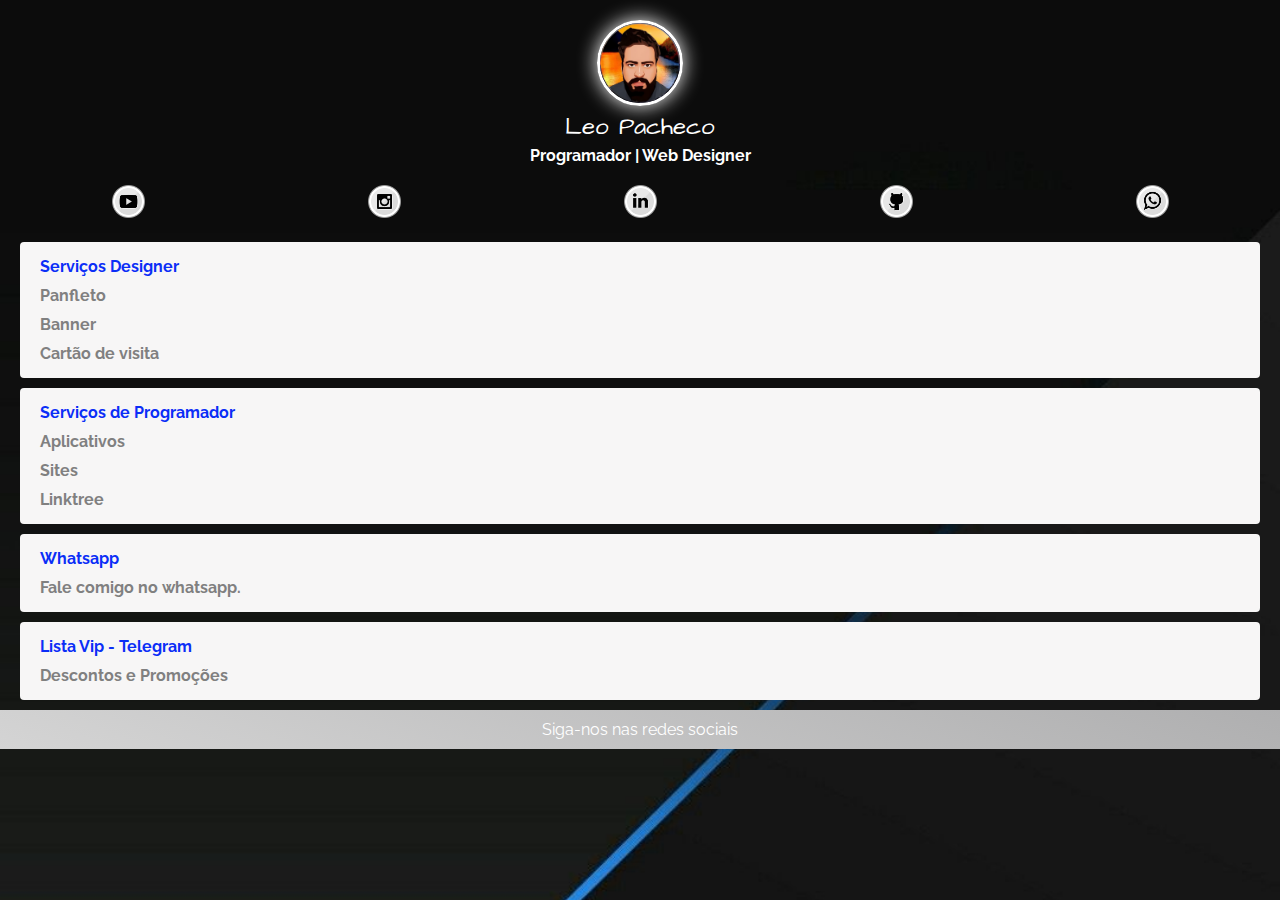
<file: Linktree/linktree-cliente/index.html>
<!DOCTYPE html>
<html lang="en">
<head>
    <meta charset="UTF-8">
    <meta http-equiv="X-UA-Compatible" content="IE=edge">
    <meta name="viewport" content="width=device-width, initial-scale=1.0">
    <title>Linktree</title>

    <link href="https://fonts.googleapis.com/css2?family=Architects+Daughter&family=Raleway&display=swap" rel="stylesheet">
    <link rel="stylesheet" href="css/style.css">

    <!-- Google tag (gtag.js) -->
<script async src="https://www.googletagmanager.com/gtag/js?id=G-BRQHW9520W"></script>
<script>
  window.dataLayer = window.dataLayer || [];
  function gtag(){dataLayer.push(arguments);}
  gtag('js', new Date());

  gtag('config', 'G-BRQHW9520W');
</script>
    
</head>

<body>
    
    <div CLASS="profile">
        <img src="img/leonardo.jpg" alt="Leonardo" class="avatar">
        <h1>Leo Pacheco</h1>
        <h2>Programador | Web Designer</h2>
    </div>
    <ul class="social">
        <li>
            <a href="https://www.youtube.com/">
                <img src="img/youtube1.png" alt="Youtube">
            </a>
        </li>
        <li>
            <a href="https://www.instagram.com/digitalpacheco/">
                <img src="img/insta1.png" alt="Instagram">
            </a>
        </li>
        <li>
            <a href="https://www.linkedin.com/in/leopachecoprog/">
                <img src="img/linkedin1.png" alt="Linkedin">
            </a>
        </li>
        <li>
            <a href="https://github.com/leopachecof">
                <img src="img/github1.png" alt="Github">
            </a>
        </li>
        <li>
            <a href="https://wa.me/+5521970129970">
                <img src="img/whatsapp1.png" alt="Whatsapp"></a>
            
        </li>

    
    </ul>

    <ul class="link-list">
        <li>
            <a href="">
                Serviços Designer
                <span>Panfleto</span>
                <span>Banner</span>
                <span>Cartão de visita</span>
            </a>
        </li>
        <li>
            <a href="">
               Serviços de Programador
               <span>Aplicativos</span>
               <span>Sites</span>
               <span>Linktree</span>
            </a>
        </li>
    </ul>

    <ul class="link-list second">
        <li>
            <a href="https://wa.me/+5521970129970">
                Whatsapp
                <span>Fale comigo no whatsapp.</span>
            </a>
        </li>
        <li>
            <a href="https://t.me/+5521970129970">
               Lista Vip - Telegram 
               <span>Descontos e Promoções</span>
            </a>
        </li>
    </ul>

    <footer class="footer">
        Siga-nos nas redes sociais
    </footer>

</body>
</html>
</file>
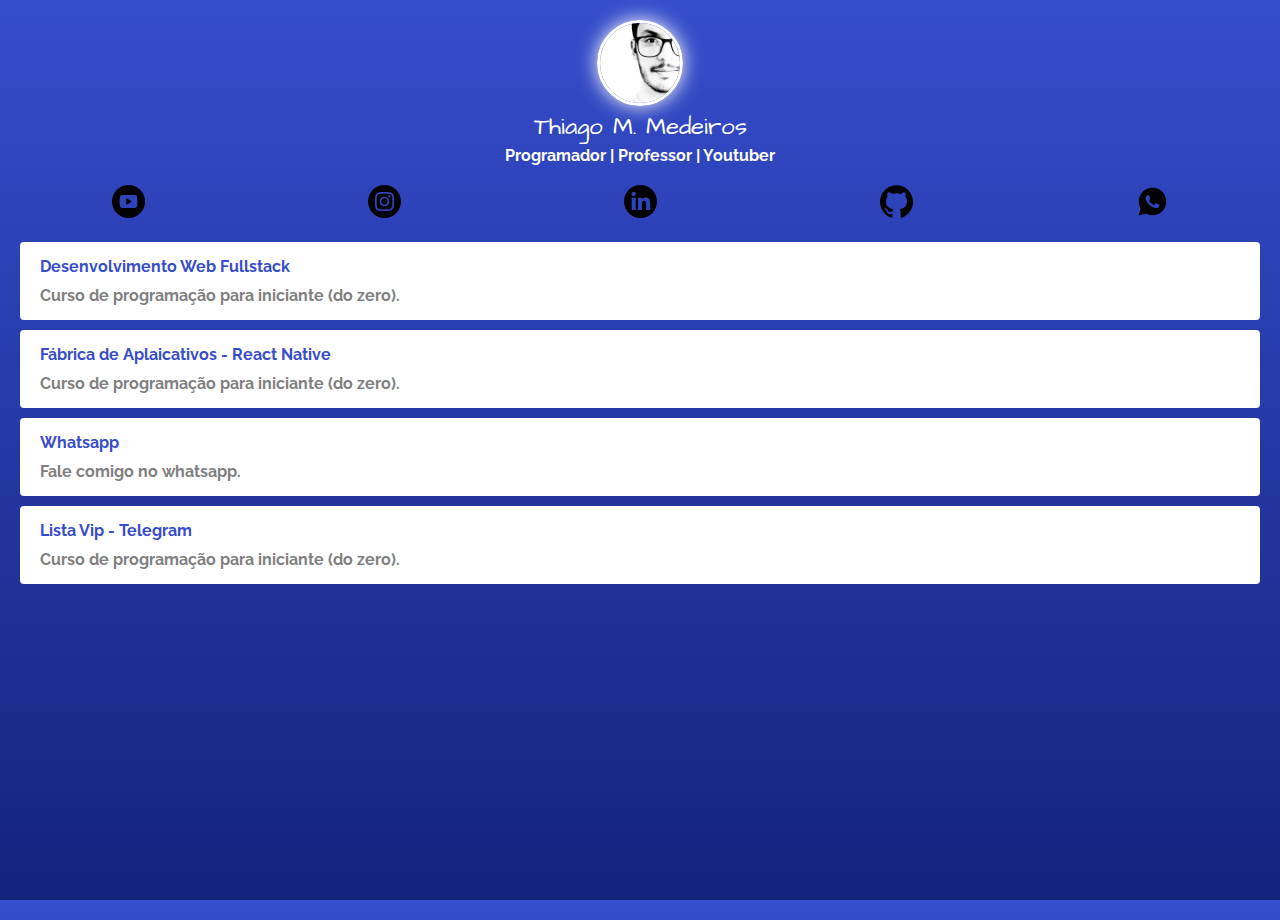
<file: Linktree/linktree-matriz/index.html>
<!DOCTYPE html>
<html lang="en">
<head>
    <meta charset="UTF-8">
    <meta http-equiv="X-UA-Compatible" content="IE=edge">
    <meta name="viewport" content="width=device-width, initial-scale=1.0">
    <title>Linktree</title>

    <link href="https://fonts.googleapis.com/css2?family=Architects+Daughter&family=Raleway&display=swap" rel="stylesheet">
    <link rel="stylesheet" href="css/style.css">

    <!-- Google tag (gtag.js) -->
    <script async src="https://www.googletagmanager.com/gtag/js?id=G-H7W4ZGK27Z"></script>
    <script>
        window.dataLayer = window.dataLayer || [];
        function gtag(){dataLayer.push(arguments);}
        gtag('js', new Date());

        gtag('config', 'G-H7W4ZGK27Z');
    </script>
</head>
<body>
    <div CLASS="profile">
        <img src="img/thiago.jpg" alt="Thiago" class="avatar">
        <h1>Thiago M. Medeiros</h1>
        <h2>Programador | Professor | Youtuber</h2>
    </div>
    <ul class="social">
        <li>
            <a>
                <img src="img/youtube.png" alt="Youtube">
            </a>
        </li>
        <li>
            <a>
                <img src="img/insta.svg" alt="Instagram">
            </a>
        </li>
        <li>
            <a>
                <img src="img/linkedin.svg" alt="Linkedin">
            </a>
        </li>
        <li>
            <a>
                <img src="img/github.svg" alt="Github">
            </a>
        </li>
        <li>
            <a>
                <img src="img/whatsapp.png" alt="Whatsapp">
            </a>
        </li>

    
    </ul>

    <ul class="link-list">
        <li>
            <a href="">
                Desenvolvimento Web Fullstack
                <span>Curso de programação para iniciante (do zero).</span>
            </a>
        </li>
        <li>
            <a href="">
               Fábrica de Aplaicativos - React Native
               <span>Curso de programação para iniciante (do zero).</span>
            </a>
        </li>
    </ul>

    <ul class="link-list second">
        <li>
            <a href="https://wa.me/+5521970129970">
                Whatsapp
                <span>Fale comigo no whatsapp.</span>
            </a>
        </li>
        <li>
            <a href="https://t.me/+5521970129970">
               Lista Vip - Telegram 
               <span>Curso de programação para iniciante (do zero).</span>
            </a>
        </li>
    </ul>

</body>
</html>
</file>
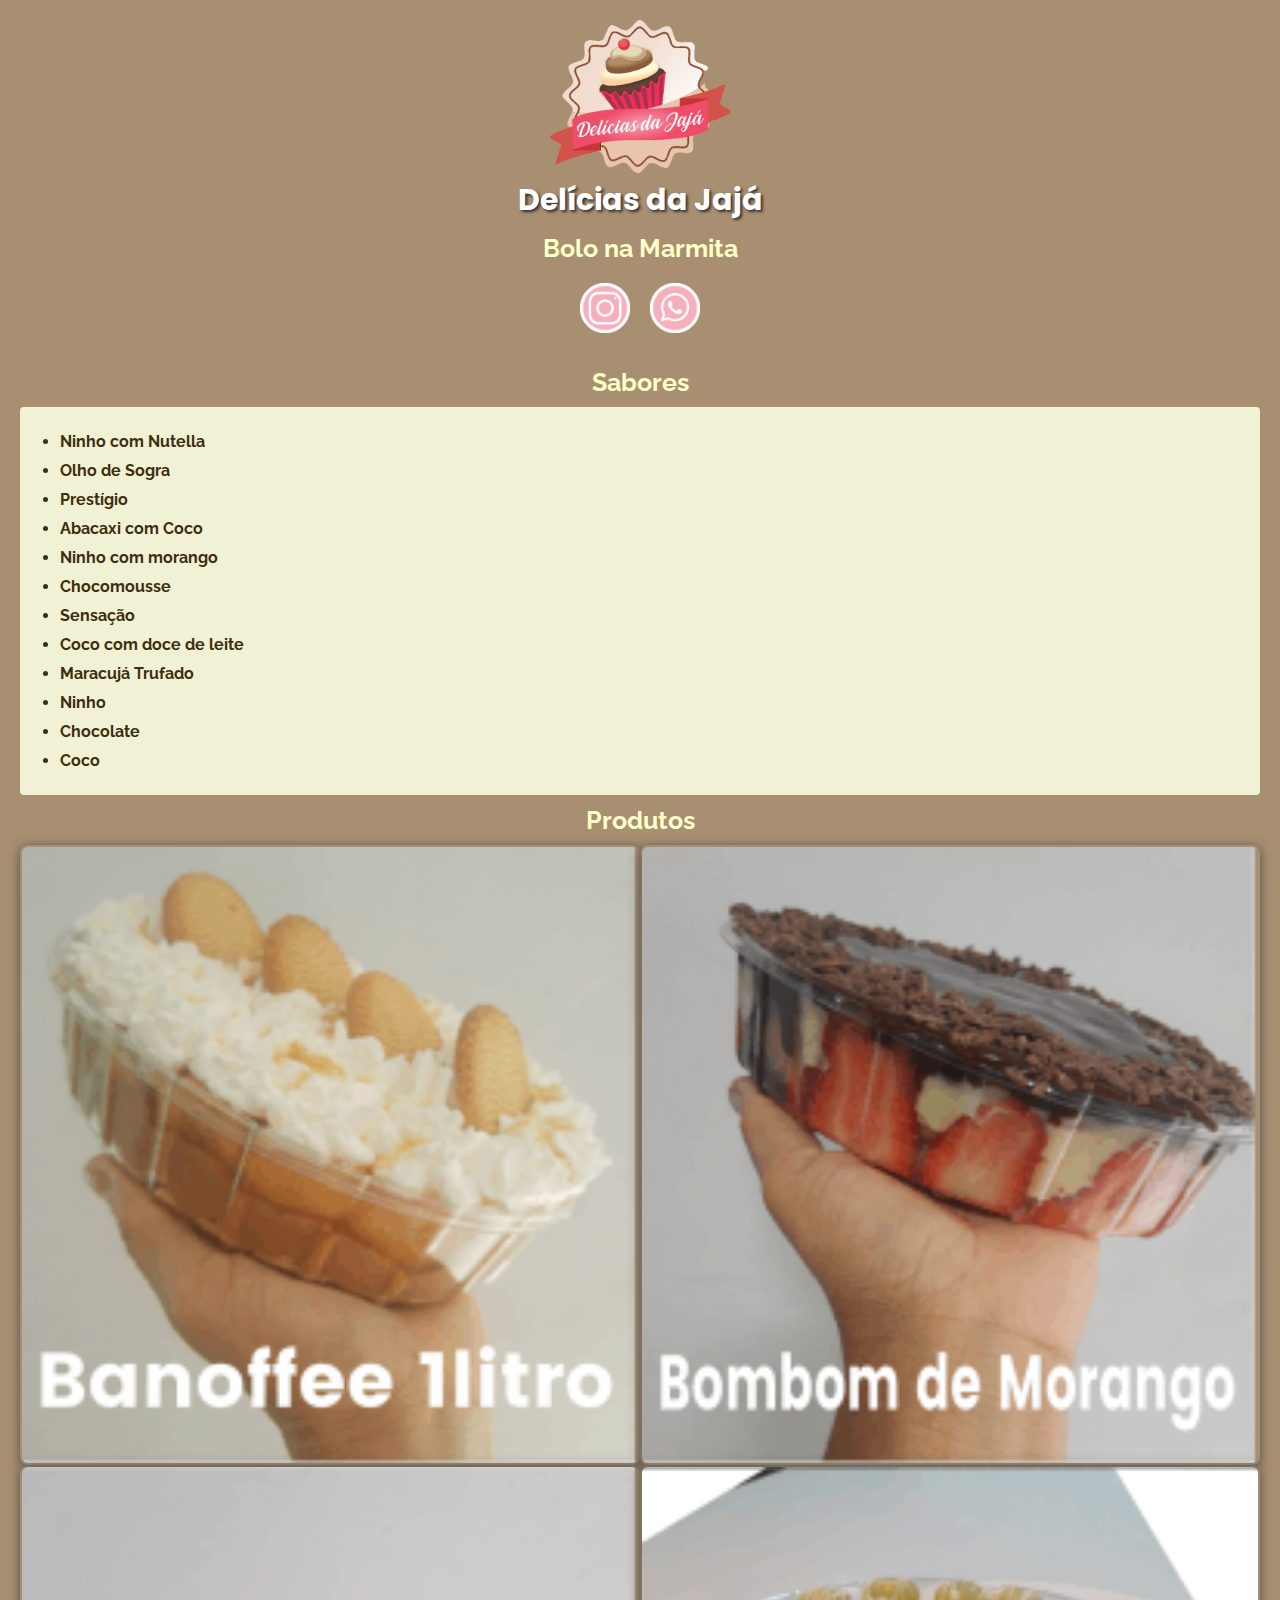
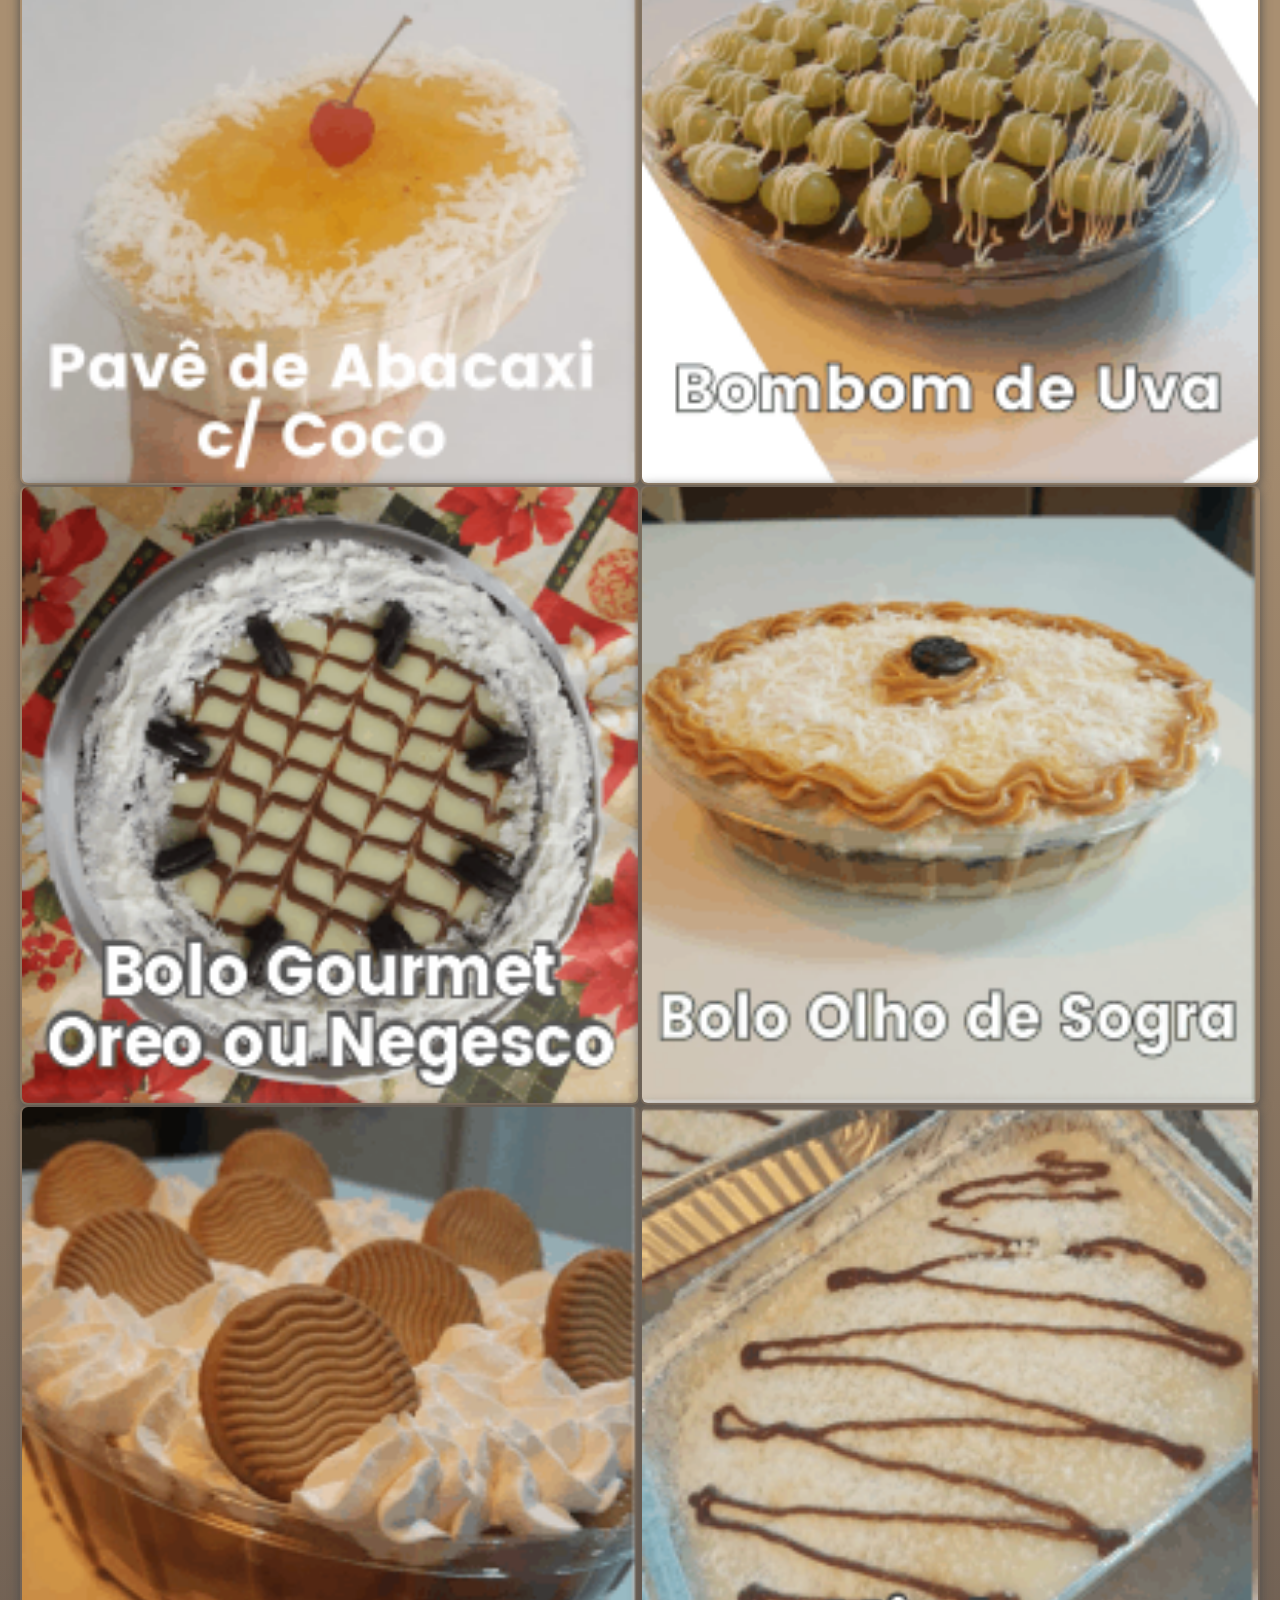
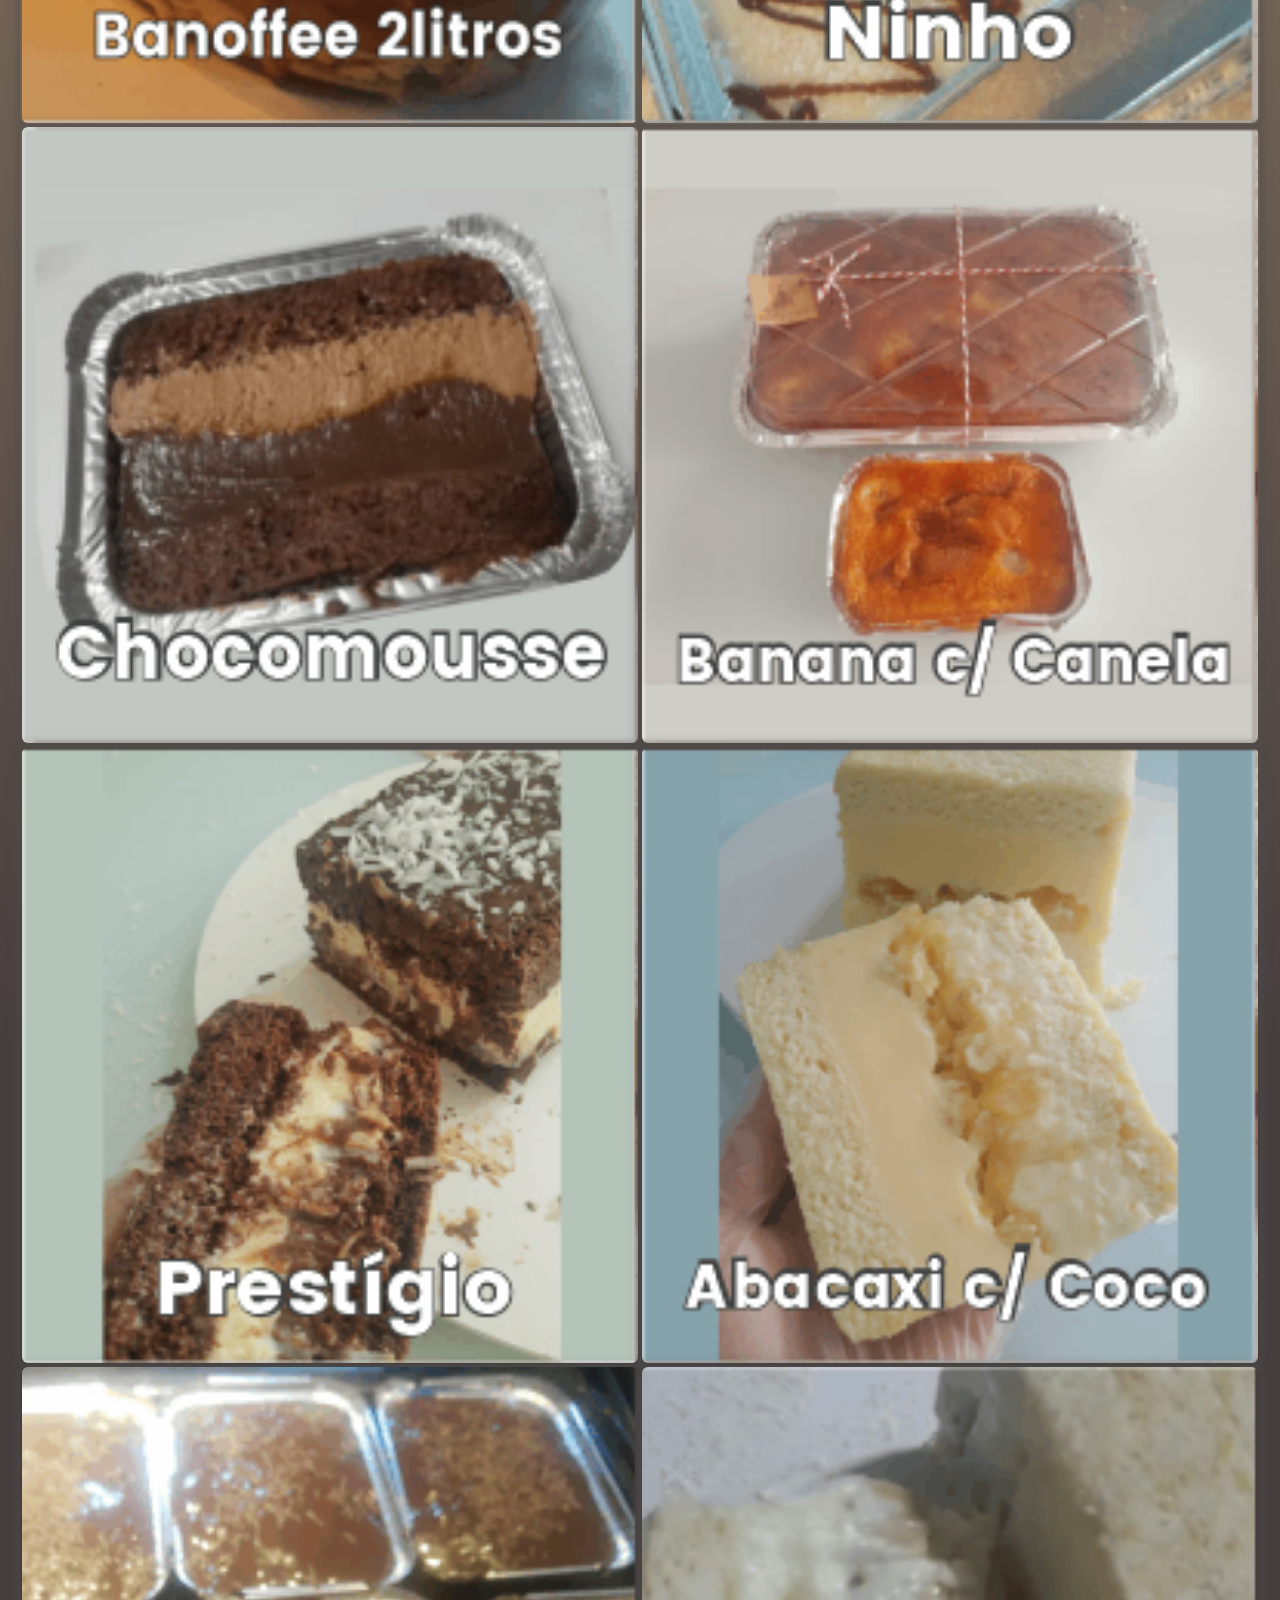
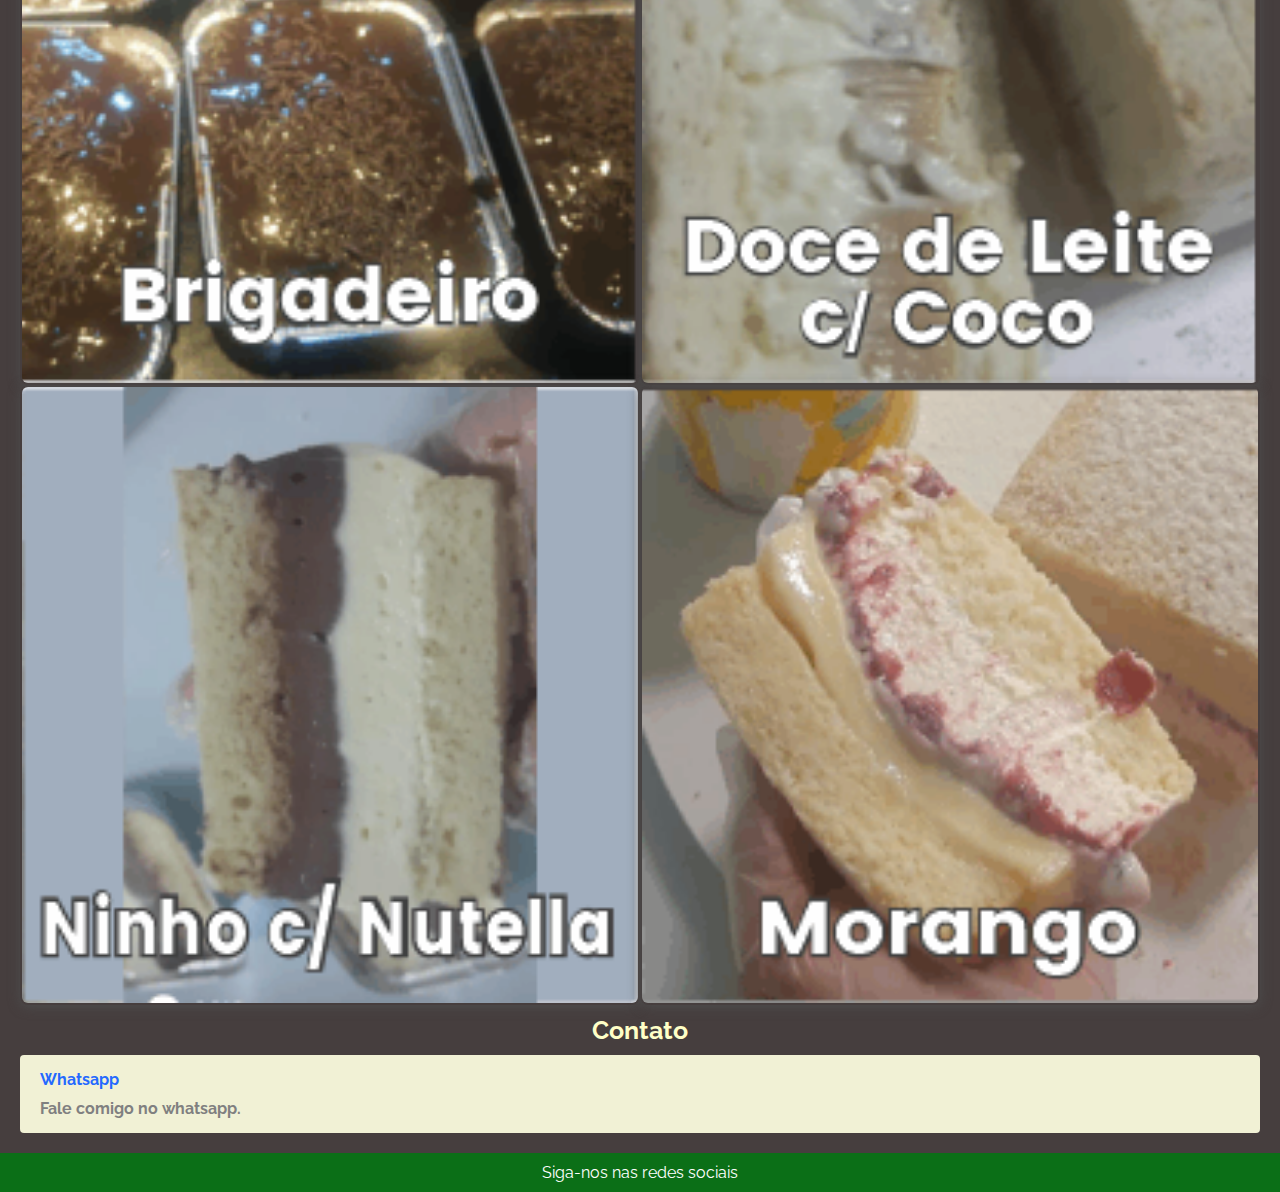
<file: Linktree/linktree-cliente/deliciasdajaja/index.html>
<!DOCTYPE html>
<html lang="en">

<head>
    <meta charset="UTF-8">
    <meta http-equiv="X-UA-Compatible" content="IE=edge">
    <meta name="viewport" content="width=device-width, initial-scale=1.0">
    <title>Linktree</title>

    <link
        href="https://fonts.googleapis.com/css2?family=PT+Sans+Narrow:wght@700&family=Poppins&family=Raleway&display=swap"
        rel="stylesheet">

    <link rel="stylesheet" href="css/style.css">
        <!-- Google tag (gtag.js) -->
    <script async src="https://www.googletagmanager.com/gtag/js?id=G-YXF2E2G83T"></script>
    <script>
    window.dataLayer = window.dataLayer || [];
    function gtag(){dataLayer.push(arguments);}
    gtag('js', new Date());

    gtag('config', 'G-YXF2E2G83T');
    </script>


</head>

<body>

    <div CLASS="profile">
        <img src="img/logoddj2.png" alt="cliente" class="avatar">
        <h1>Delícias da Jajá</h1>
        <h2>Bolo na Marmita</h2>
    </div>
    <ul class="social">

        <li>
            <a href="https://www.instagram.com/deliciasdajajabolos/">
                <img src="img/insta1.png" alt="Instagram">
            </a>
        </li>

        <li>
            <a href="https://wa.me/+5521979875283">
                <img src="img/whatsapp1.png" alt="Whatsapp"></a>

        </li>
    </ul>

    <div class="container">
        <h3>Sabores</h3>
        
        <ul class="link-list">
            <li>Ninho com Nutella</li>
            <li>Olho de Sogra</li>
            <li>Prestígio</li>
            <li>Abacaxi com Coco</li>
            <li>Ninho com morango</li>
            <li>Chocomousse</li>
            <li>Sensação</li>
            <li>Coco com doce de leite</li>
            <li>Maracujá Trufado</li>
            <li>Ninho</li>
            <li>Chocolate</li>
            <li>Coco</li>      
        </ul>
        
        <h3>Produtos</h3>
       
        <div class="foto-cardapio">
            <div>
                <img src="img/bolo1.png" alt="bolo de coco" class="foto-bolo">
                <img src="img/bolo2.png" alt="bolo de coco" class="foto-bolo">
            </div>
            <div>
                <img src="img/bolo3.png" alt="bolo de coco" class="foto-bolo">
                <img src="img/bolo4.png" alt="bolo de coco" class="foto-bolo">
            </div>
            <div>
                <img src="img/bolo5.png" alt="bolo de coco" class="foto-bolo">
                <img src="img/bolo6.png" alt="bolo de coco" class="foto-bolo">
            </div>
            <div>
                <img src="img/bolo7.png" alt="bolo de coco" class="foto-bolo">
                <img src="img/bolo8.png" alt="bolo de coco" class="foto-bolo">
            </div>
            <div>
                <img src="img/bolo9.png" alt="bolo de coco" class="foto-bolo">
                <img src="img/bolo10.png" alt="bolo de coco" class="foto-bolo">                
            </div>
            <div>
                <img src="img/bolo11.png" alt="bolo de coco" class="foto-bolo">
                <img src="img/bolo12.png" alt="bolo de coco" class="foto-bolo">
            </div>
            <div>
                <img src="img/bolo13.png" alt="bolo de coco" class="foto-bolo">
                <img src="img/bolo14.png" alt="bolo de coco" class="foto-bolo">
            </div>
            <div>
                <img src="img/bolo15.png" alt="bolo de coco" class="foto-bolo">
                <img src="img/bolo16.png" alt="bolo de coco" class="foto-bolo">                
            </div>
        
        </div>
        <h3>Contato</h3>

        <ul class="contato">
            <a href="https://wa.me/+5521979875283">
                Whatsapp
                <span>Fale comigo no whatsapp.</span>
            </a>
        </ul>
    </div>

        <footer class="footer">
            Siga-nos nas redes sociais
        </footer>

</body>

</html>
</file>
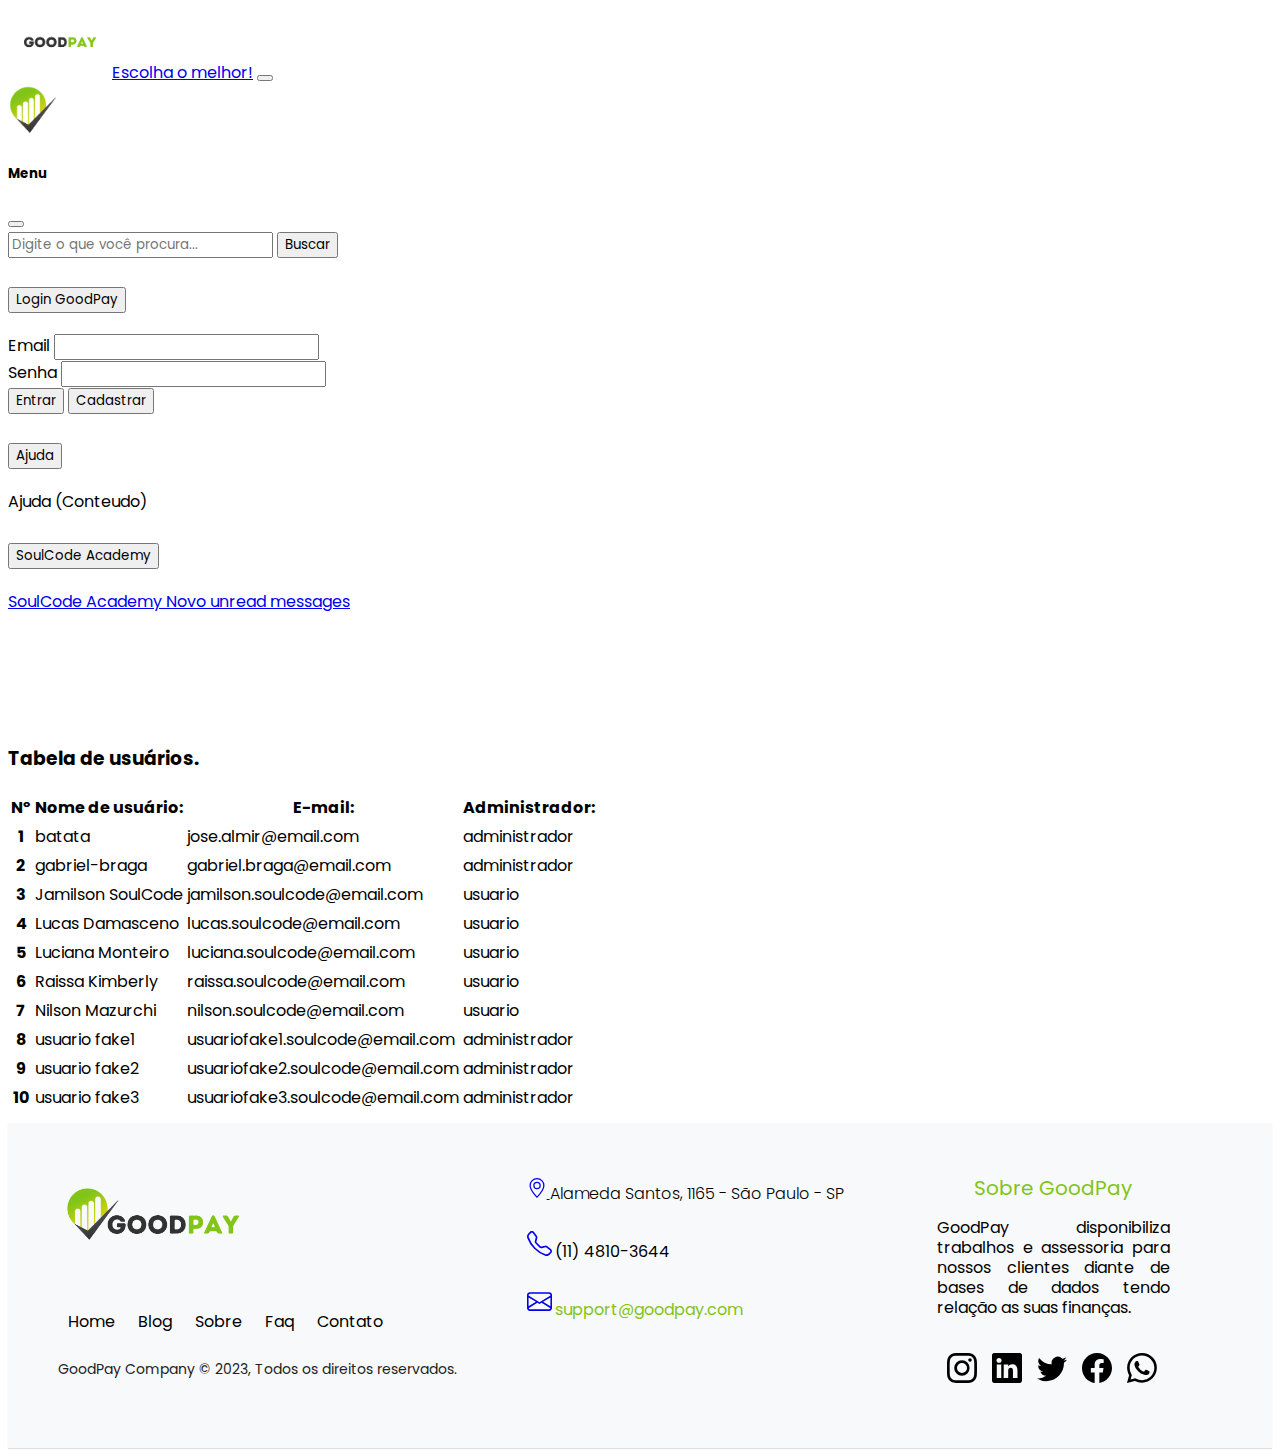
<file: Site_Goodpay/admPage.html>
<!DOCTYPE html>
<html lang="en">
<head>
    <meta charset="UTF-8">
    <meta http-equiv="X-UA-Compatible" content="IE=edge">
    <meta name="viewport" content="width=device-width, initial-scale=1.0">
    <title>Pagina de administrador</title>
    <link rel="stylesheet" href="./css/admPage.css">
    <link rel="stylesheet" href="./css/style.css">
    <link href="https://cdn.jsdelivr.net/npm/bootstrap@5.3.0-alpha1/dist/css/bootstrap.min.css" rel="stylesheet"
        integrity="sha384-GLhlTQ8iRABdZLl6O3oVMWSktQOp6b7In1Zl3/Jr59b6EGGoI1aFkw7cmDA6j6gD" crossorigin="anonymous">
    <link href="https://fonts.googleapis.com/css2?family=Poppins:wght@200;300;400;500&display=swap" rel="stylesheet">
    <link rel="stylesheet" href="./css/footer.css">

</head>
<body>
    <header>
        <!-- NAVBAR - INICIO -->
        <nav class="navbar bg-body-tertiary fixed-top border mb-5">
            <div class="container-fluid">
                <img src="./images/logo/GoodPayBanner.png" alt="Logo Banner" id="logo-header" />
                <a class="navbar-brand" href="#">Escolha o melhor!</a>
                <!-- OFFCANVAS - INICIO -->
                <button class="navbar-toggler" type="button" data-bs-toggle="offcanvas"
                    data-bs-target="#offcanvasNavbar" aria-controls="offcanvasNavbar">
                    <span class="navbar-toggler-icon"></span>
                </button>
                <div class="offcanvas offcanvas-end" tabindex="-1" id="offcanvasNavbar"
                    aria-labelledby="offcanvasNavbarLabel">
                    <div class="offcanvas-header">
                        <img src="./images/logo/GoodPay.png" alt="Logo" />
                        <h5 class="offcanvas-title" id="offcanvasNavbarLabel">Menu</h5>
                        <button type="button" class="btn-close" data-bs-dismiss="offcanvas" aria-label="Close"></button>
                    </div>
                    <div class="offcanvas-body">
                        <form class="d-flex mt-3" role="search">
                            <input class="form-control me-2" type="search" placeholder="Digite o que você procura..."
                                aria-label="Search" />
                            <button class="btn btn-outline-success" type="submit">
                                Buscar
                            </button>
                        </form>
                        <!-- ACCORDION - INICIO -->
                        <div class="accordion accordion-flush mt-4" id="accordionFlushExample">
                            <div class="accordion-item">
                                <h2 class="accordion-header" id="flush-headingOne">
                                    <button class="accordion-button collapsed" type="button" data-bs-toggle="collapse"
                                        data-bs-target="#flush-collapseOne" aria-expanded="false"
                                        aria-controls="flush-collapseOne">
                                        Login GoodPay
                                    </button>
                                </h2>
                                <div id="flush-collapseOne" class="accordion-collapse collapse"
                                    aria-labelledby="flush-headingOne" data-bs-parent="#accordionFlushExample">
                                    <div class="accordion-body">
                                        <!-- FORM LOGIN - INICIO -->
                                        <form>
                                            <div class="input-group input-group-lg mb-3">
                                                <span class="input-group-text"
                                                    id="inputGroup-sizing-default">Email</span>
                                                <input id="email" type="text" required class="form-control"
                                                    aria-label="Sizing example input"
                                                    aria-describedby="inputGroup-sizing-default" />
                                            </div>
                                            <div class="input-group input-group-lg mb-3">
                                                <span class="input-group-text"
                                                    id="inputGroup-sizing-default">Senha</span>
                                                <input id="senha" type="password" required class="form-control"
                                                    aria-label="Sizing example input"
                                                    aria-describedby="inputGroup-sizing-default" />
                                            </div>
                                            <div class="d-grid gap-2">
                                                <button id="btn-entrar" type="button" class="btn btn-outline-success">
                                                    Entrar
                                                </button>
                                                <button class="btn btn-outline-dark" type="button">
                                                    Cadastrar
                                                </button>
                                            </div>
                                        </form>
                                        <!-- FORM LOGIN - FIM-->
                                    </div>
                                </div>
                            </div>
                            <div class="accordion-item">
                                <h2 class="accordion-header" id="flush-headingTwo">
                                    <button class="accordion-button collapsed" type="button" data-bs-toggle="collapse"
                                        data-bs-target="#flush-collapseTwo" aria-expanded="false"
                                        aria-controls="flush-collapseTwo">
                                        Ajuda
                                    </button>
                                </h2>
                                <div id="flush-collapseTwo" class="accordion-collapse collapse"
                                    aria-labelledby="flush-headingTwo" data-bs-parent="#accordionFlushExample">
                                    <div class="accordion-body">Ajuda (Conteudo)</div>
                                </div>
                            </div>
                            <div class="accordion-item">
                                <h2 class="accordion-header" id="flush-headingThree">
                                    <button class="accordion-button collapsed" type="button" data-bs-toggle="collapse"
                                        data-bs-target="#flush-collapseThree" aria-expanded="false"
                                        aria-controls="flush-collapseThree">
                                        SoulCode Academy
                                    </button>
                                </h2>
                                <div id="flush-collapseThree" class="accordion-collapse collapse"
                                    aria-labelledby="flush-headingThree" data-bs-parent="#accordionFlushExample">
                                    <div class="accordion-body">
                                        <a href="https://soulcode.com" target="_blank"
                                            class="btn btn-primary position-relative">
                                            SoulCode Academy
                                            <!-- BADGE - INICIO -->
                                            <span
                                                class="position-absolute top-0 start-100 translate-middle badge rounded-pill bg-danger">
                                                Novo
                                                <span class="visually-hidden">unread messages</span>
                                            </span>
                                            <!-- BADGE - FIM -->
                                        </a>
                                    </div>
                                </div>
                            </div>
                        </div>
                        <!-- ACCORDION - FIM -->
                    </div>
                </div>
                <!-- OFFCANVAS - FIM -->
            </div>
        </nav>
        <!-- NAVBAR - FIM -->
    </header>
    
    <main class="container">
        <h3 class="headerH3" >Tabela de usuários.</h3>
       <div class="form-admpage border rounded p-3 mb-2">
        <table class="table table-striped ">
            <thead>
              <tr>
                <th scope="col">Nº</th>
                <th scope="col">Nome de usuário:</th>
                <th scope="col">E-mail:</th>
                <th scope="col">Administrador:</th>
              </tr>
            </thead>
            <tbody id="admTable">
              
            </tbody>
          </table>
       </div>
    </main>

   <!-- Footer Inicio -->
   <footer class="footer-distributed">
    <div id="principal">
        <div class="footer-left">
            <img id="logoFooter" src="./images/logo/goodplayH.png" alt="" />

            <p class="footer-links">
                <a href="#" class="link-1">Home</a>

                <a href="#" class="link-1">Blog</a>



                <a href="#" class="link-1">Sobre</a>

                <a href="#" class="link-1">Faq</a>

                <a href="#" class="link-1">Contato</a>
            </p>

            <p class="footer-company-name">GoodPay Company © 2023, Todos os direitos reservados.</p>
        </div>

        <div class="footer-center">
            <div>
                <a href="https://www.google.com/maps/dir/-22.7241264,-43.5152322/soulcode/@-22.9919308,-47.3220165,7z/data=!3m1!4b1!4m9!4m8!1m1!4e1!1m5!1m1!1s0x94ce5746406ee8f7:0x32bbd06ffc892321!2m2!1d-46.6542042!2d-23.5655554"
                    target="_blank"><svg xmlns="http://www.w3.org/2000/svg" width="20" height="20"
                        fill="currentColor" class="bi bi-geo-alt" viewBox="0 0 16 16">
                        <path
                            d="M12.166 8.94c-.524 1.062-1.234 2.12-1.96 3.07A31.493 31.493 0 0 1 8 14.58a31.481 31.481 0 0 1-2.206-2.57c-.726-.95-1.436-2.008-1.96-3.07C3.304 7.867 3 6.862 3 6a5 5 0 0 1 10 0c0 .862-.305 1.867-.834 2.94zM8 16s6-5.686 6-10A6 6 0 0 0 2 6c0 4.314 6 10 6 10z" />
                        <path d="M8 8a2 2 0 1 1 0-4 2 2 0 0 1 0 4zm0 1a3 3 0 1 0 0-6 3 3 0 0 0 0 6z" />
                    </svg>
                </a>

                <p><span id="endereco">Alameda Santos, 1165 - São Paulo - SP </span></p>
            </div>
            <br />
            <div>
                <a href="#"><svg xmlns="http://www.w3.org/2000/svg" width="25px" height="25px" fill="currentColor"
                        class="bi bi-telephone" viewBox="0 0 16 16">
                        <path
                            d="M3.654 1.328a.678.678 0 0 0-1.015-.063L1.605 2.3c-.483.484-.661 1.169-.45 1.77a17.568 17.568 0 0 0 4.168 6.608 17.569 17.569 0 0 0 6.608 4.168c.601.211 1.286.033 1.77-.45l1.034-1.034a.678.678 0 0 0-.063-1.015l-2.307-1.794a.678.678 0 0 0-.58-.122l-2.19.547a1.745 1.745 0 0 1-1.657-.459L5.482 8.062a1.745 1.745 0 0 1-.46-1.657l.548-2.19a.678.678 0 0 0-.122-.58L3.654 1.328zM1.884.511a1.745 1.745 0 0 1 2.612.163L6.29 2.98c.329.423.445.974.315 1.494l-.547 2.19a.678.678 0 0 0 .178.643l2.457 2.457a.678.678 0 0 0 .644.178l2.189-.547a1.745 1.745 0 0 1 1.494.315l2.306 1.794c.829.645.905 1.87.163 2.611l-1.034 1.034c-.74.74-1.846 1.065-2.877.702a18.634 18.634 0 0 1-7.01-4.42 18.634 18.634 0 0 1-4.42-7.009c-.362-1.03-.037-2.137.703-2.877L1.885.511z" />
                    </svg></a>
                <p>(11) 4810-3644</p>
            </div>
            <br />
            <div>
                <a href="#"><svg xmlns="http://www.w3.org/2000/svg" width="25px" height="25px" fill="currentColor"
                        class="bi bi-envelope" viewBox="0 0 16 16">
                        <path
                            d="M0 4a2 2 0 0 1 2-2h12a2 2 0 0 1 2 2v8a2 2 0 0 1-2 2H2a2 2 0 0 1-2-2V4Zm2-1a1 1 0 0 0-1 1v.217l7 4.2 7-4.2V4a1 1 0 0 0-1-1H2Zm13 2.383-4.708 2.825L15 11.105V5.383Zm-.034 6.876-5.64-3.471L8 9.583l-1.326-.795-5.64 3.47A1 1 0 0 0 2 13h12a1 1 0 0 0 .966-.741ZM1 11.105l4.708-2.897L1 5.383v5.722Z" />
                    </svg></a>
                <p><a href="#" id="email">support@goodpay.com</a></p>
            </div>
        </div>

        <div class="footer-right">
            <p class="footer-company-about">
                <span>Sobre GoodPay</span>
                GoodPay disponibiliza trabalhos e assessoria para nossos clientes diante de bases de dados tendo
                relação as suas finanças.
            </p>
            </p>

            <div class="footer-icons">
                <a href="#" class="iconsFooter">
                    <svg xmlns="http://www.w3.org/2000/svg" width="30px" height="30px" fill=""
                        class="bi bi-instagram" viewBox="0 0 16 16">
                        <path
                            d="M8 0C5.829 0 5.556.01 4.703.048 3.85.088 3.269.222 2.76.42a3.917 3.917 0 0 0-1.417.923A3.927 3.927 0 0 0 .42 2.76C.222 3.268.087 3.85.048 4.7.01 5.555 0 5.827 0 8.001c0 2.172.01 2.444.048 3.297.04.852.174 1.433.372 1.942.205.526.478.972.923 1.417.444.445.89.719 1.416.923.51.198 1.09.333 1.942.372C5.555 15.99 5.827 16 8 16s2.444-.01 3.298-.048c.851-.04 1.434-.174 1.943-.372a3.916 3.916 0 0 0 1.416-.923c.445-.445.718-.891.923-1.417.197-.509.332-1.09.372-1.942C15.99 10.445 16 10.173 16 8s-.01-2.445-.048-3.299c-.04-.851-.175-1.433-.372-1.941a3.926 3.926 0 0 0-.923-1.417A3.911 3.911 0 0 0 13.24.42c-.51-.198-1.092-.333-1.943-.372C10.443.01 10.172 0 7.998 0h.003zm-.717 1.442h.718c2.136 0 2.389.007 3.232.046.78.035 1.204.166 1.486.275.373.145.64.319.92.599.28.28.453.546.598.92.11.281.24.705.275 1.485.039.843.047 1.096.047 3.231s-.008 2.389-.047 3.232c-.035.78-.166 1.203-.275 1.485a2.47 2.47 0 0 1-.599.919c-.28.28-.546.453-.92.598-.28.11-.704.24-1.485.276-.843.038-1.096.047-3.232.047s-2.39-.009-3.233-.047c-.78-.036-1.203-.166-1.485-.276a2.478 2.478 0 0 1-.92-.598 2.48 2.48 0 0 1-.6-.92c-.109-.281-.24-.705-.275-1.485-.038-.843-.046-1.096-.046-3.233 0-2.136.008-2.388.046-3.231.036-.78.166-1.204.276-1.486.145-.373.319-.64.599-.92.28-.28.546-.453.92-.598.282-.11.705-.24 1.485-.276.738-.034 1.024-.044 2.515-.045v.002zm4.988 1.328a.96.96 0 1 0 0 1.92.96.96 0 0 0 0-1.92zm-4.27 1.122a4.109 4.109 0 1 0 0 8.217 4.109 4.109 0 0 0 0-8.217zm0 1.441a2.667 2.667 0 1 1 0 5.334 2.667 2.667 0 0 1 0-5.334z" />
                    </svg></a>

                <a href="#" class="iconsFooter"><svg xmlns="http://www.w3.org/2000/svg" width="30px" height="30px"
                        fill="" class="bi bi-linkedin" viewBox="0 0 16 16">
                        <path
                            d="M0 1.146C0 .513.526 0 1.175 0h13.65C15.474 0 16 .513 16 1.146v13.708c0 .633-.526 1.146-1.175 1.146H1.175C.526 16 0 15.487 0 14.854V1.146zm4.943 12.248V6.169H2.542v7.225h2.401zm-1.2-8.212c.837 0 1.358-.554 1.358-1.248-.015-.709-.52-1.248-1.342-1.248-.822 0-1.359.54-1.359 1.248 0 .694.521 1.248 1.327 1.248h.016zm4.908 8.212V9.359c0-.216.016-.432.08-.586.173-.431.568-.878 1.232-.878.869 0 1.216.662 1.216 1.634v3.865h2.401V9.25c0-2.22-1.184-3.252-2.764-3.252-1.274 0-1.845.7-2.165 1.193v.025h-.016a5.54 5.54 0 0 1 .016-.025V6.169h-2.4c.03.678 0 7.225 0 7.225h2.4z" />
                    </svg></a>

                <a href="#" class="iconsFooter">
                    <svg xmlns="http://www.w3.org/2000/svg" width="30px" height="30px" fill="" class="bi bi-twitter"
                        viewBox="0 0 16 16">
                        <path
                            d="M5.026 15c6.038 0 9.341-5.003 9.341-9.334 0-.14 0-.282-.006-.422A6.685 6.685 0 0 0 16 3.542a6.658 6.658 0 0 1-1.889.518 3.301 3.301 0 0 0 1.447-1.817 6.533 6.533 0 0 1-2.087.793A3.286 3.286 0 0 0 7.875 6.03a9.325 9.325 0 0 1-6.767-3.429 3.289 3.289 0 0 0 1.018 4.382A3.323 3.323 0 0 1 .64 6.575v.045a3.288 3.288 0 0 0 2.632 3.218 3.203 3.203 0 0 1-.865.115 3.23 3.23 0 0 1-.614-.057 3.283 3.283 0 0 0 3.067 2.277A6.588 6.588 0 0 1 .78 13.58a6.32 6.32 0 0 1-.78-.045A9.344 9.344 0 0 0 5.026 15z" />
                    </svg>
                </a>
                <a href="#" class="iconsFooter">
                    <svg xmlns="http://www.w3.org/2000/svg" width="30px" height="30px" fill=""
                        class="bi bi-facebook" viewBox="0 0 16 16">
                        <path
                            d="M16 8.049c0-4.446-3.582-8.05-8-8.05C3.58 0-.002 3.603-.002 8.05c0 4.017 2.926 7.347 6.75 7.951v-5.625h-2.03V8.05H6.75V6.275c0-2.017 1.195-3.131 3.022-3.131.876 0 1.791.157 1.791.157v1.98h-1.009c-.993 0-1.303.621-1.303 1.258v1.51h2.218l-.354 2.326H9.25V16c3.824-.604 6.75-3.934 6.75-7.951z" />
                    </svg>
                </a>
                <a href="#" class="iconsFooter">
                    <svg xmlns="http://www.w3.org/2000/svg" width="30px" height="30px" fill=""
                        class="bi bi-whatsapp" viewBox="0 0 16 16">
                        <path
                            d="M13.601 2.326A7.854 7.854 0 0 0 7.994 0C3.627 0 .068 3.558.064 7.926c0 1.399.366 2.76 1.057 3.965L0 16l4.204-1.102a7.933 7.933 0 0 0 3.79.965h.004c4.368 0 7.926-3.558 7.93-7.93A7.898 7.898 0 0 0 13.6 2.326zM7.994 14.521a6.573 6.573 0 0 1-3.356-.92l-.24-.144-2.494.654.666-2.433-.156-.251a6.56 6.56 0 0 1-1.007-3.505c0-3.626 2.957-6.584 6.591-6.584a6.56 6.56 0 0 1 4.66 1.931 6.557 6.557 0 0 1 1.928 4.66c-.004 3.639-2.961 6.592-6.592 6.592zm3.615-4.934c-.197-.099-1.17-.578-1.353-.646-.182-.065-.315-.099-.445.099-.133.197-.513.646-.627.775-.114.133-.232.148-.43.05-.197-.1-.836-.308-1.592-.985-.59-.525-.985-1.175-1.103-1.372-.114-.198-.011-.304.088-.403.087-.088.197-.232.296-.346.1-.114.133-.198.198-.33.065-.134.034-.248-.015-.347-.05-.099-.445-1.076-.612-1.47-.16-.389-.323-.335-.445-.34-.114-.007-.247-.007-.38-.007a.729.729 0 0 0-.529.247c-.182.198-.691.677-.691 1.654 0 .977.71 1.916.81 2.049.098.133 1.394 2.132 3.383 2.992.47.205.84.326 1.129.418.475.152.904.129 1.246.08.38-.058 1.171-.48 1.338-.943.164-.464.164-.86.114-.943-.049-.084-.182-.133-.38-.232z" />
                    </svg>
                </a>
            </div>
        </div>
    </div>
</footer>
<!-- Footer Fim -->
    
    <script src="https://cdn.jsdelivr.net/npm/bootstrap@5.3.0-alpha1/dist/js/bootstrap.bundle.min.js"
        integrity="sha384-w76AqPfDkMBDXo30jS1Sgez6pr3x5MlQ1ZAGC+nuZB+EYdgRZgiwxhTBTkF7CXvN"
        crossorigin="anonymous"></script>
        <script  type="module" src="./scripts/admPage.js"></script>
</body>
</html>
</file>
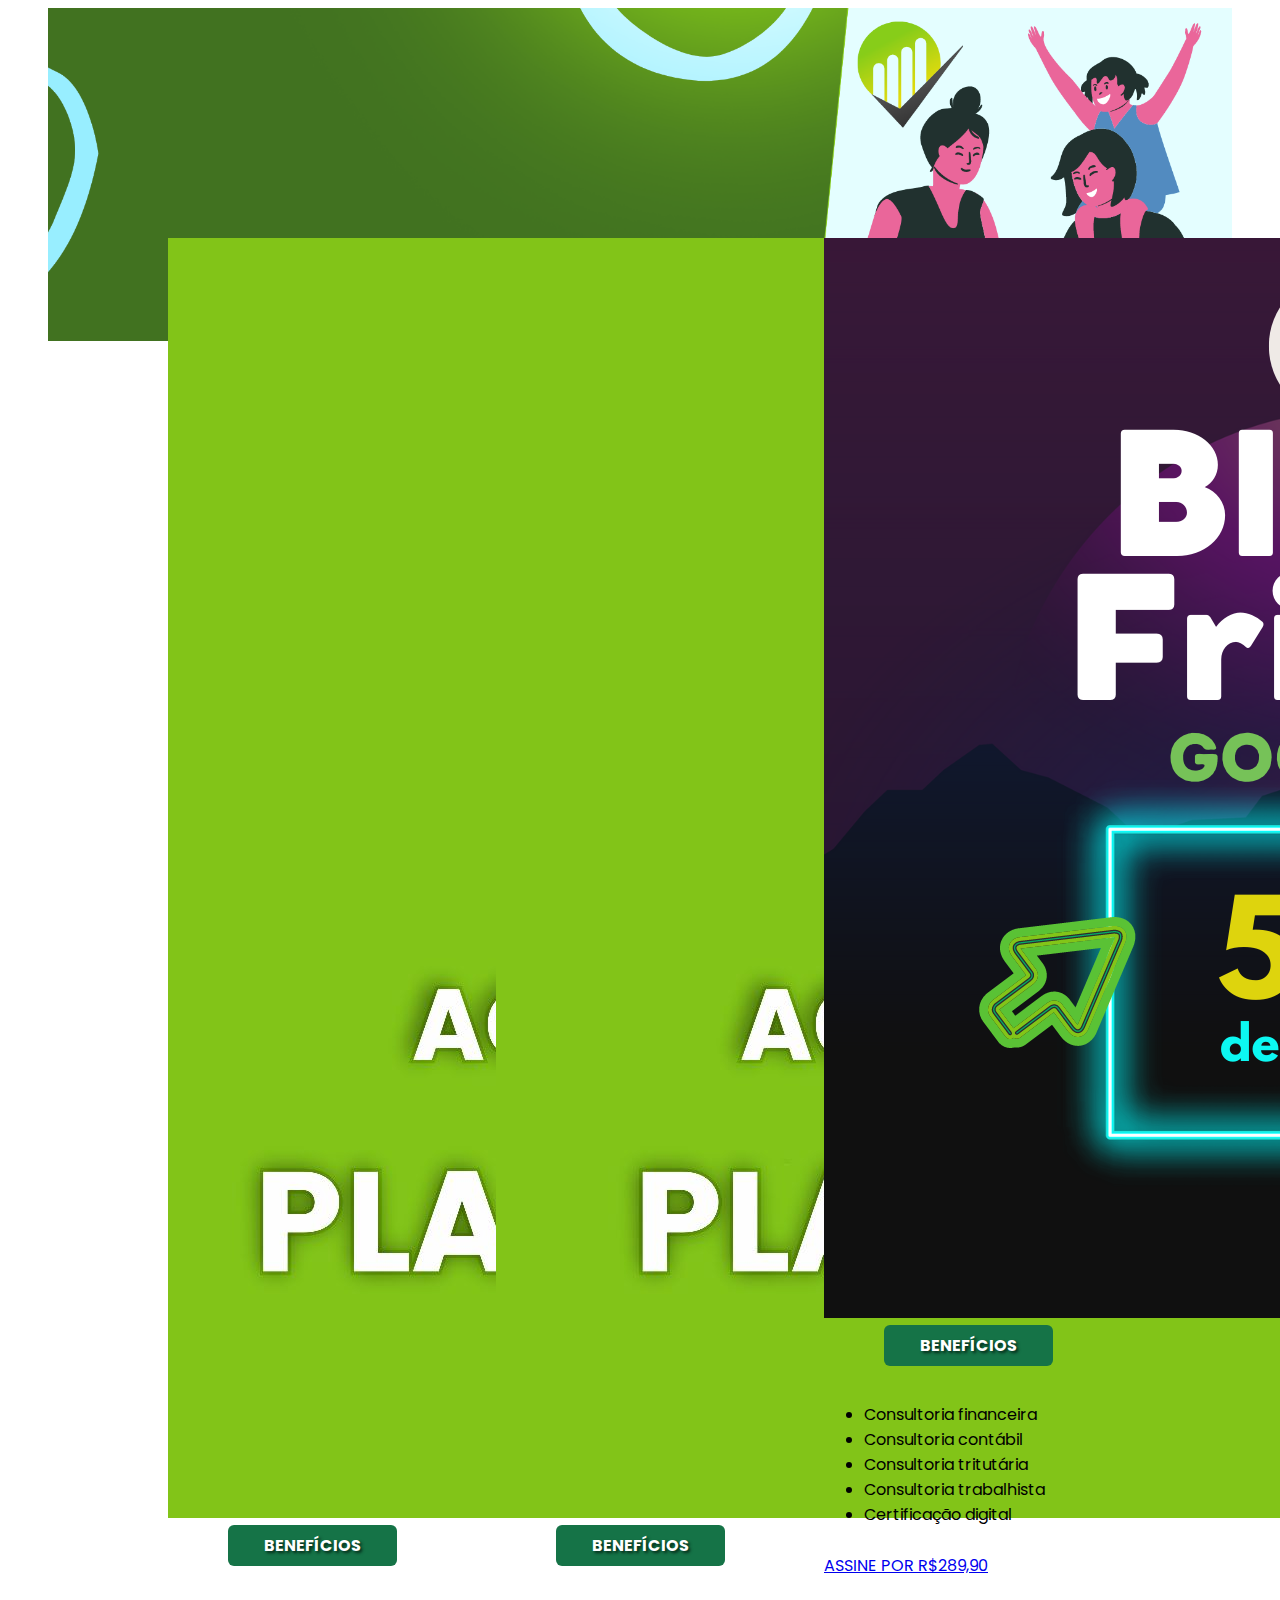
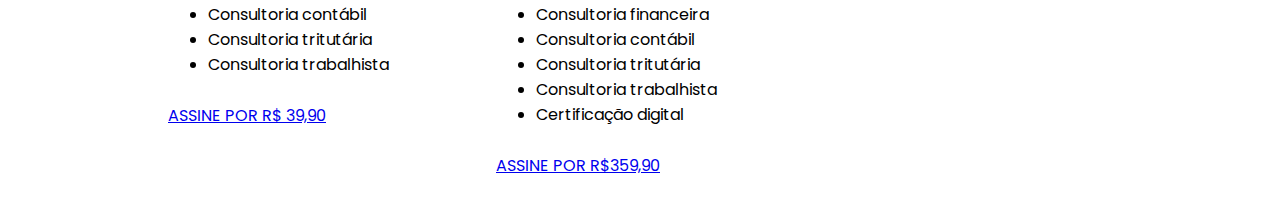
<file: Site_Goodpay/assinaturas.html>
<!DOCTYPE html>
<html lang="pt-br">

<head>
  <meta charset="UTF-8">
  <meta http-equiv="X-UA-Compatible" content="IE=edge">
  <meta name="viewport" content="width=device-width, initial-scale=1.0">
  <title>Assinaturas Goodpay</title>
  <link rel="shortcut icon" href="./favicon.ico" type="image/x-icon">
  <link href="https://fonts.googleapis.com/css2?family=Poppins:wght@200;300;400;500&display=swap" rel="stylesheet">
  <link href="https://cdn.jsdelivr.net/npm/bootstrap@5.3.0-alpha1/dist/css/bootstrap.min.css" rel="stylesheet" integrity="sha384-GLhlTQ8iRABdZLl6O3oVMWSktQOp6b7In1Zl3/Jr59b6EGGoI1aFkw7cmDA6j6gD" crossorigin="anonymous" />
  <link rel="stylesheet" href="./css/assinaturas.css">

</head>

<body>
  <main id="container-principal" class="container-fluid">
    <div id="banner">
      <img src="./images/banner/BannerGoodPay6assinatura.png" alt="Banner da goodpay">
    </div>
    <section id="card-container">
      <div class="card" style="width: 18rem;">
        <img src="./images/quadrado/10.jpg" class="card-img-top" alt="Nosso plano mensal">
        <div class="card-body">
          <div class="beneficios-container position-relative">
            <h4 id=" beneficios" class="card-title  ">Benefícios </h4>
            <ul class="list-group list-group-flush">
              <li class="list-group-item">Consultoria contábil</li>
              <li class="list-group-item">Consultoria tritutária</li>
              <li class="list-group-item">Consultoria trabalhista</li>
            </ul>
          </div>
          <div class="d-grid gap-2 " id="button-assine">
            <a id="btn-card-1" href="#" class="btn btn-outline-success btn-lg position-absolute bottom-0 start-50 translate-middle-x">ASSINE POR R$ 39,90</a>
          </div>
        </div>
      </div>
      <div class="card" style="width: 18rem;">
        <img src="./images/quadrado/11.jpg" class="card-img-top" alt="Nosso plano anual">
        <div class="card-body">
          <div class="beneficios-container">
            <h4 id=" beneficios" class="card-title  ">Benefícios </h4>
            <ul class="list-group list-group-flush">
              <li class="list-group-item">Consultoria financeira</li>
              <li class="list-group-item">Consultoria contábil</li>
              <li class="list-group-item">Consultoria tritutária</li>
              <li class="list-group-item">Consultoria trabalhista</li>
              <li class="list-group-item">Certificação digital</li>
            </ul>
          </div>
          <div class="d-grid gap-2">
            <a href="#" class="btn btn-outline-success btn-lg">ASSINE POR R$359,90</a>
          </div>
        </div>
      </div>
      <div class=" card" style="width: 18rem;">
        <img src="./images/quadrado/5.png" class="card-img-top" alt="Promoção Black Friday">
        <div class="card-body ">
          <div class="beneficios-container">
            <h4 id=" beneficios" class="card-title  ">Benefícios </h4>
            <ul class="list-group list-group-flush">
              <li class="list-group-item">Consultoria financeira</li>
              <li class="list-group-item">Consultoria contábil</li>
              <li class="list-group-item">Consultoria tritutária</li>
              <li class="list-group-item">Consultoria trabalhista</li>
              <li class="list-group-item">Certificação digital</li>
            </ul>
          </div>
          <div class="d-grid gap-2">
            <a href="#" class="btn btn-outline-success btn-lg">ASSINE POR R$289,90</a>
          </div>
        </div>
      </div>
    </section>
    <section id="container-responsive" class="container-md">
      <div class="card text-center">
        <div class="card-header bg-success p-2 text-white text-uppercase fs-4 fw-bolder">
          <span>Acesse nosso plano mensal</span>
        </div>
        <div class="card-body">
          <h4 id=" beneficios" class="card-title fs-3 fw-bolder text-uppercase ">Benefícios </h4>
          <ul class="list-group list-group-flush">
            <li class="list-group-item">Consultoria contábil</li>
            <li class="list-group-item">Consultoria tritutária</li>
            <li class="list-group-item">Consultoria trabalhista</li>
          </ul>
          <div class="d-grid gap-2">
            <a href="#" class="btn btn-outline-success btn-lg">ASSINE POR R$39,90</a>
          </div>
        </div>
      </div>
      </div>

      <div class="card text-center">
        <div class="card-header bg-success p-2 text-white text-uppercase fs-4 fw-bolder">
          <span>Acesse nosso plano anual</span>
        </div>
        <div class="card-body">
          <h4 id=" beneficios" class="card-title fs-3 fw-bolder text-uppercase   ">Benefícios </h4>
          <ul class="list-group list-group-flush">
            <li class="list-group-item">Consultoria financeira</li>
            <li class="list-group-item">Consultoria contábil</li>
            <li class="list-group-item">Consultoria tritutária</li>
            <li class="list-group-item">Consultoria trabalhista</li>
            <li class="list-group-item">Certificação digital</li>
          </ul>
        </div>
        <div class="d-grid gap-2">
          <a href="#" class="btn btn-outline-success btn-lg">ASSINE POR R$359,90</a>
        </div>
      </div>
      </div>

      <div class="card text-center">
        <div class="card-header bg-success p-2 text-white text-uppercase fs-4 fw-bolder">
          <span>Promoção Black Friday</span>
        </div>
        <div class="card-body">
          <h4 id=" beneficios" class="card-title fs-3 fw-bolder text-uppercase   ">Benefícios </h4>
          <ul class="list-group list-group-flush">
            <li class="list-group-item">Consultoria financeira</li>
            <li class="list-group-item">Consultoria contábil</li>
            <li class="list-group-item">Consultoria tritutária</li>
            <li class="list-group-item">Consultoria trabalhista</li>
            <li class="list-group-item">Certificação digital</li>
          </ul>
        </div>
        <div class="d-grid gap-2">
          <a href="#" class="btn btn-outline-success btn-lg">ASSINE POR R$289,90</a>
        </div>
      </div>
      </div>

    </section>
  </main>
  <script src=" https://cdn.jsdelivr.net/npm/bootstrap@5.3.0-alpha1/dist/js/bootstrap.bundle.min.js" integrity="sha384-w76AqPfDkMBDXo30jS1Sgez6pr3x5MlQ1ZAGC+nuZB+EYdgRZgiwxhTBTkF7CXvN" crossorigin="anonymous"></script>
</body>

</html>
</file>
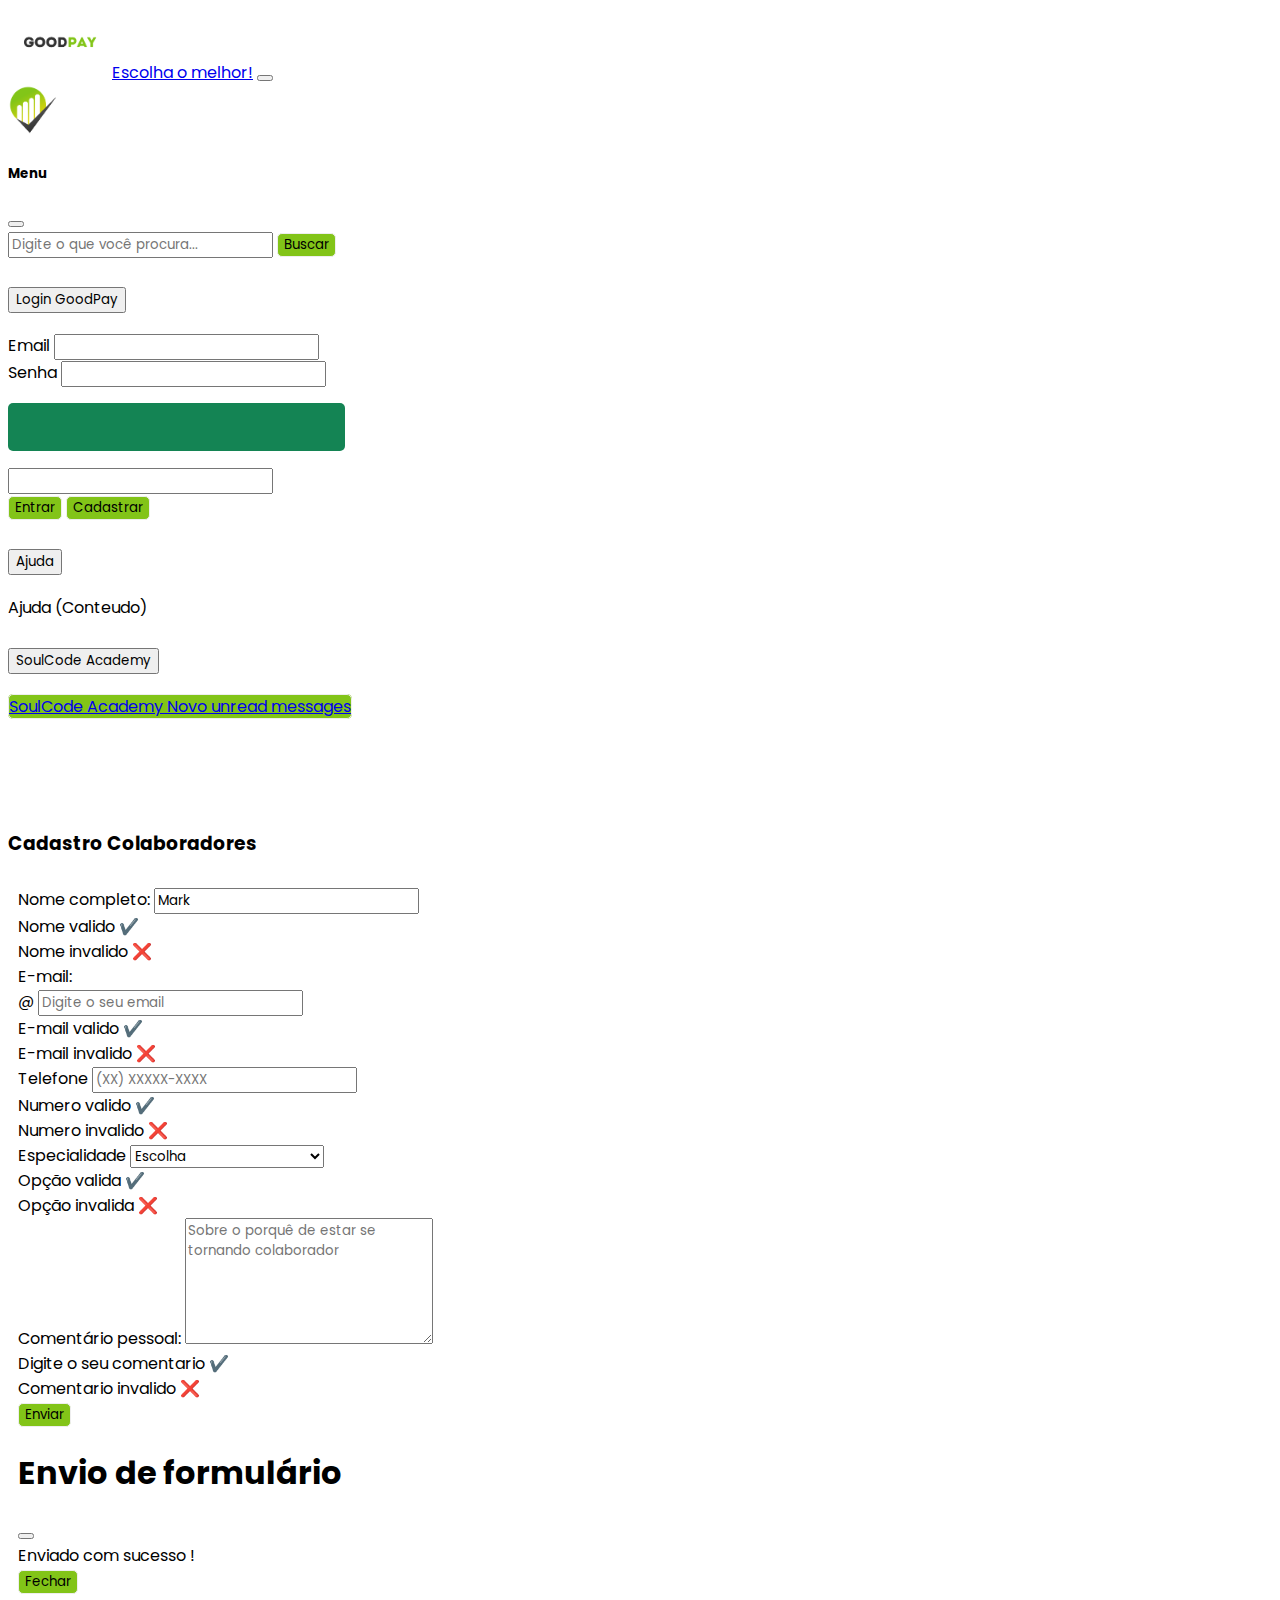
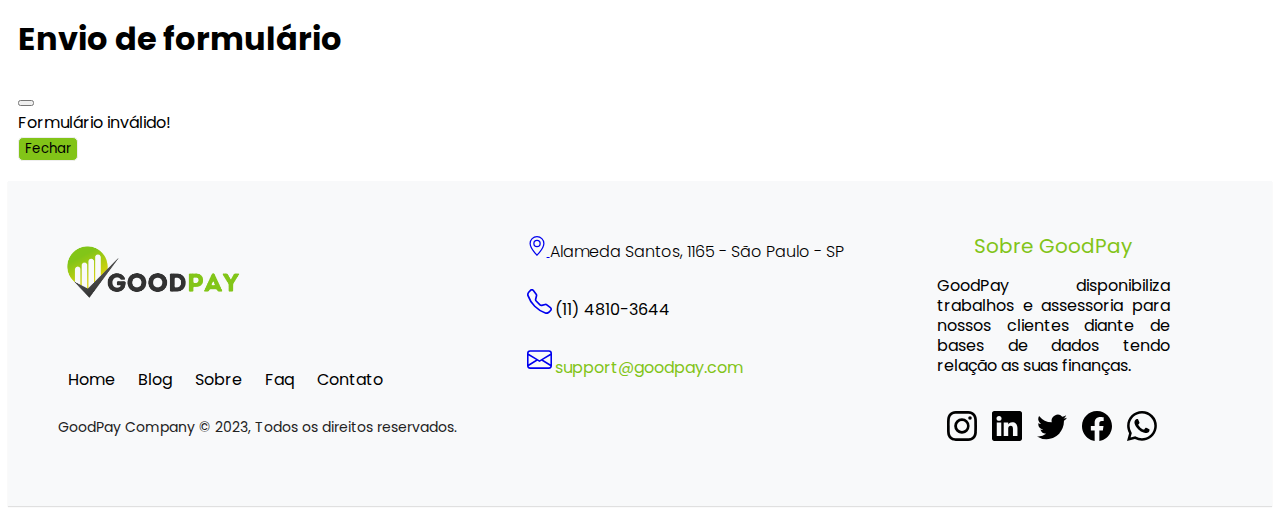
<file: Site_Goodpay/cadastroColaborador.html>
<!DOCTYPE html>
<html lang="pt-br">

<head>
    <meta charset="UTF-8">
    <meta http-equiv="X-UA-Compatible" content="IE=edge">
    <meta name="viewport" content="width=device-width, initial-scale=1.0">
    <link href="https://cdn.jsdelivr.net/npm/bootstrap@5.3.0-alpha1/dist/css/bootstrap.min.css" rel="stylesheet"
        integrity="sha384-GLhlTQ8iRABdZLl6O3oVMWSktQOp6b7In1Zl3/Jr59b6EGGoI1aFkw7cmDA6j6gD" crossorigin="anonymous" />
    <link rel="stylesheet" href="./css/style.css" />
    <link rel="stylesheet" href="./css/geolocation-style.css">
    <link rel="preconnect" href="https://fonts.googleapis.com">
    <link rel="preconnect" href="https://fonts.gstatic.com" crossorigin>
    <link href="https://fonts.googleapis.com/css2?family=Poppins:wght@200;300;400;500&display=swap" rel="stylesheet">
    <link rel="stylesheet" href="css/footer.css">
    <link rel="stylesheet" href="./css/grid.css">
    <link rel="stylesheet" href="./css/cadastroColaborador.css" class="css">
    <title>Cadastro Colaboradores</title>
</head>

<body>
    <header>
        <!-- NAVBAR - INICIO -->
        <nav class="navbar bg-body-tertiary fixed-top border">
            <div class="container-fluid">
                <img src="./images/logo/GoodPayBanner.png" alt="Logo Banner" id="logo-header" />
                <a class="navbar-brand" href="#">Escolha o melhor!</a>
                <!-- OFFCANVAS - INICIO -->
                <button class="navbar-toggler" type="button" data-bs-toggle="offcanvas"
                    data-bs-target="#offcanvasNavbar" aria-controls="offcanvasNavbar">
                    <span class="navbar-toggler-icon"></span>
                </button>
                <div class="offcanvas offcanvas-end" tabindex="-1" id="offcanvasNavbar"
                    aria-labelledby="offcanvasNavbarLabel">
                    <div class="offcanvas-header">
                        <img src="./images/logo/GoodPay.png" alt="Logo" />
                        <h5 class="offcanvas-title" id="offcanvasNavbarLabel">Menu</h5>
                        <button type="button" class="btn-close" data-bs-dismiss="offcanvas" aria-label="Close"></button>
                    </div>
                    <div class="offcanvas-body">
                        <form class="d-flex mt-3" role="search">
                            <input class="form-control me-2" type="search" placeholder="Digite o que você procura..."
                                aria-label="Search" />
                            <button class="btn btn-outline-success" type="submit">
                                Buscar
                            </button>
                        </form>
                        <!-- ACCORDION - INICIO -->
                        <div class="accordion accordion-flush mt-4" id="accordionFlushExample">
                            <div class="accordion-item">
                                <h2 class="accordion-header" id="flush-headingOne">
                                    <button class="accordion-button collapsed" type="button" data-bs-toggle="collapse"
                                        data-bs-target="#flush-collapseOne" aria-expanded="false"
                                        aria-controls="flush-collapseOne">
                                        Login GoodPay
                                    </button>
                                </h2>
                                <div id="flush-collapseOne" class="accordion-collapse collapse"
                                    aria-labelledby="flush-headingOne" data-bs-parent="#accordionFlushExample">
                                    <div class="accordion-body">
                                        <!-- FORM LOGIN - INICIO -->
                                        <form>
                                            <div class="input-group input-group-lg mb-3">
                                                <span class="input-group-text"
                                                    id="inputGroup-sizing-default">Email</span>
                                                <input id="email" type="text" required class="form-control"
                                                    aria-label="Sizing example input"
                                                    aria-describedby="inputGroup-sizing-default" />
                                            </div>
                                            <div class="input-group input-group-lg mb-3">
                                                <span class="input-group-text"
                                                    id="inputGroup-sizing-default">Senha</span>
                                                <input id="senha" type="password" required class="form-control"
                                                    aria-label="Sizing example input"
                                                    aria-describedby="inputGroup-sizing-default" />
                                            </div>

                                            <form action="">
                                                <p id="aleatorio"></p>
                                                <input id="resposta" class="form-control mb-3" type="number" required
                                                    class="form-control" aria-label="Sizing example input"
                                                    aria-describedby="inputGroup-sizing-default">

                                            </form>


                                            <div class="d-grid gap-2">
                                                <button id="btn-entrar" type="button" class="btn btn-outline-success">
                                                    Entrar
                                                </button>
                                                <button class="btn btn-outline-dark" type="button">
                                                    Cadastrar
                                                </button>
                                            </div>
                                        </form>
                                        <!-- FORM LOGIN - FIM-->
                                    </div>
                                </div>
                            </div>
                            <div class="accordion-item">
                                <h2 class="accordion-header" id="flush-headingTwo">
                                    <button class="accordion-button collapsed" type="button" data-bs-toggle="collapse"
                                        data-bs-target="#flush-collapseTwo" aria-expanded="false"
                                        aria-controls="flush-collapseTwo">
                                        Ajuda
                                    </button>
                                </h2>
                                <div id="flush-collapseTwo" class="accordion-collapse collapse"
                                    aria-labelledby="flush-headingTwo" data-bs-parent="#accordionFlushExample">
                                    <div class="accordion-body">Ajuda (Conteudo)</div>
                                </div>
                            </div>
                            <div class="accordion-item">
                                <h2 class="accordion-header" id="flush-headingThree">
                                    <button class="accordion-button collapsed" type="button" data-bs-toggle="collapse"
                                        data-bs-target="#flush-collapseThree" aria-expanded="false"
                                        aria-controls="flush-collapseThree">
                                        SoulCode Academy
                                    </button>
                                </h2>
                                <div id="flush-collapseThree" class="accordion-collapse collapse"
                                    aria-labelledby="flush-headingThree" data-bs-parent="#accordionFlushExample">
                                    <div class="accordion-body">
                                        <a href="https://soulcode.com" target="_blank"
                                            class="btn btn-primary position-relative">
                                            SoulCode Academy
                                            <!-- BADGE - INICIO -->
                                            <span
                                                class="position-absolute top-0 start-100 translate-middle badge rounded-pill bg-danger">
                                                Novo
                                                <span class="visually-hidden">unread messages</span>
                                            </span>
                                            <!-- BADGE - FIM -->
                                        </a>
                                    </div>
                                </div>
                            </div>
                        </div>
                        <!-- ACCORDION - FIM -->
                    </div>
                </div>
                <!-- OFFCANVAS - FIM -->
            </div>
        </nav>
        <!-- NAVBAR - FIM -->
    </header>
    <main class="container">
        <h3 class="cadastroComentario">Cadastro Colaboradores</h3>
        <div class="formCadastro border p-3 rounded">
            <form class="row g-3 needs-validation formTeste" novalidate id="myForm">
                <div class="col-md-4 position-relative grid gap-3 campoCadastro">
                    <label for="validationTooltip01" class="form-label fw-bold p-2 g-col-6">Nome completo:</label>
                    <input type="text" class="form-control campoFormCadastro" id="validationTooltip01" value="Mark"
                        placeholder="Digite seu nome" required>
                    <div class="valid-feedback">
                        Nome valido ✔️
                    </div>
                    <div class="invalid-feedback">
                        Nome invalido ❌
                    </div>
                </div>
                <div class="col-md-4 position-relative grid gap-3 campoCadastro">
                    <label for="validationTooltipUsername" class="form-label fw-bold p-2 g-col-6">E-mail:</label>
                    <div class="input-group has-validation">
                        <span class="input-group-text" id="validationTooltipUsernamePrepend">@</span>
                        <input type="email" class="form-control campoFormCadastro" id="validationTooltipUsername"
                            aria-describedby="validationTooltipUsernamePrepend" placeholder="Digite o seu email"
                            required>
                        <div class="valid-feedback">
                            E-mail valido ✔️
                        </div>
                        <div class="invalid-feedback">
                            E-mail invalido ❌
                        </div>
                    </div>
                </div>
                <div class="col-md-3 position-relative grid gap-3 campoCadastro">
                    <label for="validationTooltip05" class="form-label fw-bold p-2 g-col-6">Telefone</label>
                    <input type="tel" class="form-control campoFormCadastro" id="validationTooltip05"
                        placeholder="(XX) XXXXX-XXXX" required>
                    <div class="valid-feedback">
                        Numero valido ✔️
                    </div>
                    <div class="invalid-feedback">
                        Numero invalido ❌
                    </div>
                </div>
                <div class="col-md-3 position-relative grid gap-3 campoCadastro">
                    <label for="validationTooltip04" class="form-label fw-bold p-2 g-col-6">Especialidade</label>
                    <select class="form-select campoFormCadastro" id="validationTooltip04" required>
                        <option selected disabled value="">Escolha</option>
                        <option>Desenvolvedor front-end</option>
                        <option>Desenvolvedor back-end</option>
                        <option>Desenvolvedor mobile</option>
                        <option>UX Designer</option>
                    </select>
                    <div class="valid-feedback">
                        Opção valida ✔️
                    </div>
                    <div class="invalid-feedback">
                        Opção invalida ❌
                    </div>
                </div>
                <div class="mb-3">
                    <label for="validationTextarea" class="form-label fw-bold">Comentário pessoal:</label>
                    <textarea class="form-control campoFormCadastro" rows="6" id="validationTextarea"
                        placeholder="Sobre o porquê de estar se tornando colaborador" required></textarea>
                    <div class="valid-feedback">
                        Digite o seu comentario ✔️
                    </div>
                    <div class="invalid-feedback">
                        Comentario invalido ❌
                    </div>
                </div>
                <div class="col-12 mt-2 d-flex justify-content-end">
                    <button class="btn btn-primary btnCadastro" data-bs-toggle="modal" data-bs-target="" type=" submit">Enviar</button>
                </div>
                <!-- Modal -->
                <div class="modal fade" id="modalFormTrue" tabindex="-1" aria-labelledby="exampleModalLabel"
                    aria-hidden="false">
                    <div class="modal-dialog">
                        <div class="modal-content">
                            <div class="modal-header">
                                <h1 class="modal-title fs-5" id ="exampleModalLabel">Envio de formulário</h1>
                                <button type="button" class="btn-close" data-bs-dismiss="modal"
                                    aria-label="Close"></button>
                            </div>
                            <div class="modal-body">
                                Enviado com sucesso !
                            </div>
                            <div class="modal-footer">
                                <button type="button" class="btn btn-secondary" data-bs-dismiss="modal" id="closeModal">Fechar</button>
                            </div>
                        </div>
                    </div>
                </div>
                <div class="modal fade" id="modalFormFalse" tabindex="-1" aria-labelledby="exampleModalLabel"
                    aria-hidden="true">

                    <div class="modal-dialog">
                        <div class="modal-content">
                            <div class="modal-header">
                                <h1 class="modal-title fs-5" id="exampleModalLabel">Envio de formulário</h1>
                                <button type="button" class="btn-close" data-bs-dismiss="modal"
                                    aria-label="Close"></button>
                            </div>
                            <div class="modal-body">
                                Formulário inválido!
                            </div>
                            <div class="modal-footer">
                                <button type="button" class="btn btn-secondary" data-bs-dismiss="modal">Fechar</button>
                            </div>
                        </div>
                    </div>
                </div>
            </form>
        </div>

    </main>
    <!-- Footer Inicio -->
    <footer class="footer-distributed">
        <div id="principal">
            <div class="footer-left">
                <img id="logoFooter" src="./images/logo/goodplayH.png" alt="" />

                <p class="footer-links">
                    <a href="#" class="link-1">Home</a>

                    <a href="#" class="link-1">Blog</a>



                    <a href="#" class="link-1">Sobre</a>

                    <a href="#" class="link-1">Faq</a>

                    <a href="#" class="link-1">Contato</a>
                </p>

                <p class="footer-company-name">GoodPay Company © 2023, Todos os direitos reservados.</p>
            </div>

            <div class="footer-center">
                <div>
                    <a href="https://www.google.com/maps/dir/-22.7241264,-43.5152322/soulcode/@-22.9919308,-47.3220165,7z/data=!3m1!4b1!4m9!4m8!1m1!4e1!1m5!1m1!1s0x94ce5746406ee8f7:0x32bbd06ffc892321!2m2!1d-46.6542042!2d-23.5655554"
                        target="_blank"><svg xmlns="http://www.w3.org/2000/svg" width="20" height="20"
                            fill="currentColor" class="bi bi-geo-alt" viewBox="0 0 16 16">
                            <path
                                d="M12.166 8.94c-.524 1.062-1.234 2.12-1.96 3.07A31.493 31.493 0 0 1 8 14.58a31.481 31.481 0 0 1-2.206-2.57c-.726-.95-1.436-2.008-1.96-3.07C3.304 7.867 3 6.862 3 6a5 5 0 0 1 10 0c0 .862-.305 1.867-.834 2.94zM8 16s6-5.686 6-10A6 6 0 0 0 2 6c0 4.314 6 10 6 10z" />
                            <path d="M8 8a2 2 0 1 1 0-4 2 2 0 0 1 0 4zm0 1a3 3 0 1 0 0-6 3 3 0 0 0 0 6z" />
                        </svg>
                    </a>

                    <p><span id="endereco">Alameda Santos, 1165 - São Paulo - SP </span></p>
                </div>
                <br />
                <div>
                    <a href="#"><svg xmlns="http://www.w3.org/2000/svg" width="25px" height="25px" fill="currentColor"
                            class="bi bi-telephone" viewBox="0 0 16 16">
                            <path
                                d="M3.654 1.328a.678.678 0 0 0-1.015-.063L1.605 2.3c-.483.484-.661 1.169-.45 1.77a17.568 17.568 0 0 0 4.168 6.608 17.569 17.569 0 0 0 6.608 4.168c.601.211 1.286.033 1.77-.45l1.034-1.034a.678.678 0 0 0-.063-1.015l-2.307-1.794a.678.678 0 0 0-.58-.122l-2.19.547a1.745 1.745 0 0 1-1.657-.459L5.482 8.062a1.745 1.745 0 0 1-.46-1.657l.548-2.19a.678.678 0 0 0-.122-.58L3.654 1.328zM1.884.511a1.745 1.745 0 0 1 2.612.163L6.29 2.98c.329.423.445.974.315 1.494l-.547 2.19a.678.678 0 0 0 .178.643l2.457 2.457a.678.678 0 0 0 .644.178l2.189-.547a1.745 1.745 0 0 1 1.494.315l2.306 1.794c.829.645.905 1.87.163 2.611l-1.034 1.034c-.74.74-1.846 1.065-2.877.702a18.634 18.634 0 0 1-7.01-4.42 18.634 18.634 0 0 1-4.42-7.009c-.362-1.03-.037-2.137.703-2.877L1.885.511z" />
                        </svg></a>
                    <p>(11) 4810-3644</p>
                </div>
                <br />
                <div>
                    <a href="#"><svg xmlns="http://www.w3.org/2000/svg" width="25px" height="25px" fill="currentColor"
                            class="bi bi-envelope" viewBox="0 0 16 16">
                            <path
                                d="M0 4a2 2 0 0 1 2-2h12a2 2 0 0 1 2 2v8a2 2 0 0 1-2 2H2a2 2 0 0 1-2-2V4Zm2-1a1 1 0 0 0-1 1v.217l7 4.2 7-4.2V4a1 1 0 0 0-1-1H2Zm13 2.383-4.708 2.825L15 11.105V5.383Zm-.034 6.876-5.64-3.471L8 9.583l-1.326-.795-5.64 3.47A1 1 0 0 0 2 13h12a1 1 0 0 0 .966-.741ZM1 11.105l4.708-2.897L1 5.383v5.722Z" />
                        </svg></a>
                    <p><a href="#" id="email">support@goodpay.com</a></p>
                </div>
            </div>

            <div class="footer-right">
                <p class="footer-company-about">
                    <span>Sobre GoodPay</span>
                    GoodPay disponibiliza trabalhos e assessoria para nossos clientes diante de bases de dados tendo
                    relação as suas finanças.
                </p>
                </p>

                <div class="footer-icons">
                    <a href="#" class="iconsFooter">
                        <svg xmlns="http://www.w3.org/2000/svg" width="30px" height="30px" fill=""
                            class="bi bi-instagram" viewBox="0 0 16 16">
                            <path
                                d="M8 0C5.829 0 5.556.01 4.703.048 3.85.088 3.269.222 2.76.42a3.917 3.917 0 0 0-1.417.923A3.927 3.927 0 0 0 .42 2.76C.222 3.268.087 3.85.048 4.7.01 5.555 0 5.827 0 8.001c0 2.172.01 2.444.048 3.297.04.852.174 1.433.372 1.942.205.526.478.972.923 1.417.444.445.89.719 1.416.923.51.198 1.09.333 1.942.372C5.555 15.99 5.827 16 8 16s2.444-.01 3.298-.048c.851-.04 1.434-.174 1.943-.372a3.916 3.916 0 0 0 1.416-.923c.445-.445.718-.891.923-1.417.197-.509.332-1.09.372-1.942C15.99 10.445 16 10.173 16 8s-.01-2.445-.048-3.299c-.04-.851-.175-1.433-.372-1.941a3.926 3.926 0 0 0-.923-1.417A3.911 3.911 0 0 0 13.24.42c-.51-.198-1.092-.333-1.943-.372C10.443.01 10.172 0 7.998 0h.003zm-.717 1.442h.718c2.136 0 2.389.007 3.232.046.78.035 1.204.166 1.486.275.373.145.64.319.92.599.28.28.453.546.598.92.11.281.24.705.275 1.485.039.843.047 1.096.047 3.231s-.008 2.389-.047 3.232c-.035.78-.166 1.203-.275 1.485a2.47 2.47 0 0 1-.599.919c-.28.28-.546.453-.92.598-.28.11-.704.24-1.485.276-.843.038-1.096.047-3.232.047s-2.39-.009-3.233-.047c-.78-.036-1.203-.166-1.485-.276a2.478 2.478 0 0 1-.92-.598 2.48 2.48 0 0 1-.6-.92c-.109-.281-.24-.705-.275-1.485-.038-.843-.046-1.096-.046-3.233 0-2.136.008-2.388.046-3.231.036-.78.166-1.204.276-1.486.145-.373.319-.64.599-.92.28-.28.546-.453.92-.598.282-.11.705-.24 1.485-.276.738-.034 1.024-.044 2.515-.045v.002zm4.988 1.328a.96.96 0 1 0 0 1.92.96.96 0 0 0 0-1.92zm-4.27 1.122a4.109 4.109 0 1 0 0 8.217 4.109 4.109 0 0 0 0-8.217zm0 1.441a2.667 2.667 0 1 1 0 5.334 2.667 2.667 0 0 1 0-5.334z" />
                        </svg></a>

                    <a href="#" class="iconsFooter"><svg xmlns="http://www.w3.org/2000/svg" width="30px" height="30px"
                            fill="" class="bi bi-linkedin" viewBox="0 0 16 16">
                            <path
                                d="M0 1.146C0 .513.526 0 1.175 0h13.65C15.474 0 16 .513 16 1.146v13.708c0 .633-.526 1.146-1.175 1.146H1.175C.526 16 0 15.487 0 14.854V1.146zm4.943 12.248V6.169H2.542v7.225h2.401zm-1.2-8.212c.837 0 1.358-.554 1.358-1.248-.015-.709-.52-1.248-1.342-1.248-.822 0-1.359.54-1.359 1.248 0 .694.521 1.248 1.327 1.248h.016zm4.908 8.212V9.359c0-.216.016-.432.08-.586.173-.431.568-.878 1.232-.878.869 0 1.216.662 1.216 1.634v3.865h2.401V9.25c0-2.22-1.184-3.252-2.764-3.252-1.274 0-1.845.7-2.165 1.193v.025h-.016a5.54 5.54 0 0 1 .016-.025V6.169h-2.4c.03.678 0 7.225 0 7.225h2.4z" />
                        </svg></a>

                    <a href="#" class="iconsFooter">
                        <svg xmlns="http://www.w3.org/2000/svg" width="30px" height="30px" fill="" class="bi bi-twitter"
                            viewBox="0 0 16 16">
                            <path
                                d="M5.026 15c6.038 0 9.341-5.003 9.341-9.334 0-.14 0-.282-.006-.422A6.685 6.685 0 0 0 16 3.542a6.658 6.658 0 0 1-1.889.518 3.301 3.301 0 0 0 1.447-1.817 6.533 6.533 0 0 1-2.087.793A3.286 3.286 0 0 0 7.875 6.03a9.325 9.325 0 0 1-6.767-3.429 3.289 3.289 0 0 0 1.018 4.382A3.323 3.323 0 0 1 .64 6.575v.045a3.288 3.288 0 0 0 2.632 3.218 3.203 3.203 0 0 1-.865.115 3.23 3.23 0 0 1-.614-.057 3.283 3.283 0 0 0 3.067 2.277A6.588 6.588 0 0 1 .78 13.58a6.32 6.32 0 0 1-.78-.045A9.344 9.344 0 0 0 5.026 15z" />
                        </svg>
                    </a>
                    <a href="#" class="iconsFooter">
                        <svg xmlns="http://www.w3.org/2000/svg" width="30px" height="30px" fill=""
                            class="bi bi-facebook" viewBox="0 0 16 16">
                            <path
                                d="M16 8.049c0-4.446-3.582-8.05-8-8.05C3.58 0-.002 3.603-.002 8.05c0 4.017 2.926 7.347 6.75 7.951v-5.625h-2.03V8.05H6.75V6.275c0-2.017 1.195-3.131 3.022-3.131.876 0 1.791.157 1.791.157v1.98h-1.009c-.993 0-1.303.621-1.303 1.258v1.51h2.218l-.354 2.326H9.25V16c3.824-.604 6.75-3.934 6.75-7.951z" />
                        </svg>
                    </a>
                    <a href="#" class="iconsFooter">
                        <svg xmlns="http://www.w3.org/2000/svg" width="30px" height="30px" fill=""
                            class="bi bi-whatsapp" viewBox="0 0 16 16">
                            <path
                                d="M13.601 2.326A7.854 7.854 0 0 0 7.994 0C3.627 0 .068 3.558.064 7.926c0 1.399.366 2.76 1.057 3.965L0 16l4.204-1.102a7.933 7.933 0 0 0 3.79.965h.004c4.368 0 7.926-3.558 7.93-7.93A7.898 7.898 0 0 0 13.6 2.326zM7.994 14.521a6.573 6.573 0 0 1-3.356-.92l-.24-.144-2.494.654.666-2.433-.156-.251a6.56 6.56 0 0 1-1.007-3.505c0-3.626 2.957-6.584 6.591-6.584a6.56 6.56 0 0 1 4.66 1.931 6.557 6.557 0 0 1 1.928 4.66c-.004 3.639-2.961 6.592-6.592 6.592zm3.615-4.934c-.197-.099-1.17-.578-1.353-.646-.182-.065-.315-.099-.445.099-.133.197-.513.646-.627.775-.114.133-.232.148-.43.05-.197-.1-.836-.308-1.592-.985-.59-.525-.985-1.175-1.103-1.372-.114-.198-.011-.304.088-.403.087-.088.197-.232.296-.346.1-.114.133-.198.198-.33.065-.134.034-.248-.015-.347-.05-.099-.445-1.076-.612-1.47-.16-.389-.323-.335-.445-.34-.114-.007-.247-.007-.38-.007a.729.729 0 0 0-.529.247c-.182.198-.691.677-.691 1.654 0 .977.71 1.916.81 2.049.098.133 1.394 2.132 3.383 2.992.47.205.84.326 1.129.418.475.152.904.129 1.246.08.38-.058 1.171-.48 1.338-.943.164-.464.164-.86.114-.943-.049-.084-.182-.133-.38-.232z" />
                        </svg>
                    </a>
                </div>
            </div>
        </div>
    </footer>
    <!-- Footer Fim -->
    <script src="https://cdn.jsdelivr.net/npm/bootstrap@5.3.0-alpha1/dist/js/bootstrap.bundle.min.js"
        integrity="sha384-w76AqPfDkMBDXo30jS1Sgez6pr3x5MlQ1ZAGC+nuZB+EYdgRZgiwxhTBTkF7CXvN"
        crossorigin="anonymous"></script>
    <script src="./scripts/main.js"></script>
    <script src="./scripts/cadastroColaborador.js"></script>
</body>

</html>
</file>
<file: Projeto pág de captura/style.css>
* {
    margin: 0;
    padding: 0;
    box-sizing: border-box;
}

body {
    display: flex;
    justify-content: center;
    align-items: center;
    width: 100%;
    height: 100vh;
    background-image: url(images/background.png);
    background-repeat: no-repeat;
    background-size: cover;
    font-family: 'Lato', sans-serif;
    color: white;   
}

.content {
    max-width: 800px;
    text-align: center;
}

.logo {
    width: 150px;
    margin: 20px;
}

h1{
    font-size: 50px;
    font-weight: 700;
    margin-bottom: 10px; 
}

h2 {
    font-weight: 700;
    font-size: 40px;
    margin-bottom: 50px;
}

h3 {
    font-size: 20px;
    margin-bottom: 20px;
}

.dados {
    display: block;
    width: 80%;
    outline: none;
    border: none;
    padding: 16px;
    margin: 0 auto 10px auto;
    border-radius: 6px;
    font-size: 20px;
  }
  
  .label-checkbox {
    display: block;
    width: 80%;
    margin: 10px auto;
  }
  
  .button {
    width: 80%;
    margin: 30px auto;
    color: #fff;
    background-color: #007bff;
    border-color: #007bff;
    outline: none;
    border: none;
    padding: 15px;
    font-size: 20px;
    border-radius: 6px;
  }
  
  .button:hover {
    color: #fff;
    background-color: #3d00d9;
    border-color: #0062
  }
</file>
<file: Projeto Site Barber Shop/css/style.css>
:root {
    --color-primary: #917758;
    --color-secundary: #3c2915;
    --color-primary-light: #f5eee6;
}

* {
    margin: 0;
    padding: 0;
    box-sizing: border-box;
}

body {
    font-family: 'Poppins', sans-serif;
}

.contanier {
    width: 1170px;
    margin: 0 auto;
}

/************
*    HOME
*************/
.home {
    position: relative;
    background-size: cover;
    background-image: url(../images/bg-home.jpg);
    background-attachment: fixed;
    height: 100vh; /*vh - viewport height - área visível do navegador*/
}

.home .header {
    padding: 30px 0;
}

.home .header .nav {
    display: flex;
    justify-content: center;
}

.home .header .nav ul {
    display: flex;
    list-style: none;
}

.home .header .nav ul li {
    display: flex;
    align-items: center;
    justify-content: center;
    width: 150px;
}

.home .header .nav ul li a {
    color: white;
    text-transform: uppercase;
    text-decoration: none;
    font-weight: bold;
    font-size: 12px;
    padding: 20px;
    
}

.home .header .nav ul li a:hover {
    border-bottom:  1px solid rgb(255, 255, 255);
    color: var(--color-primary);
}

.home .header .logo {
    margin:  0 30px;
}

/*********************
*    HOME - BANNER
*********************/
.home .banner {
    position: absolute;
    top: 50%;
    left: 50%;
    height: 270;
    width: 770px;
    margin-left: -385px;
    margin-top: -75px;
    color: white;
    text-align: center;
} 

.home .banner span {
    display: block;
}

.home .banner .slogan1 {
    color: var(--color-primary);
    text-transform: uppercase;
    letter-spacing: 4px;
    font-size: 14px;
}

.home .banner h1 {
    font-size: 120px;
}

.home .banner .slogan2 {
    margin-bottom: 15px;
}

/************
*    ABOUT
*************/
.about {
    
    background-color: var(--color-primary);
}
.about .contanier {
    display: flex;
}

.about .timing {
    position: relative;
    margin-top: -50px;
    width: 33%;
    padding: 20px;
    background-image: url(../images/brush-big.jpg);
}
.about .timing .overlay {
    text-align: center;
    padding: 40px 20px;
    background-color: rgba(0, 0, 0, 0.8);
}

.about .timing .icon-cut {
    width:50px;
}

.about .timing h3 {
    color: var(--color-primary);
    border-bottom: 1px solid var(--color-primary);
    text-transform: uppercase;
    width: fit-content;
    margin: 0 auto 30px auto;
    font-size: 30px;
    
}

.about .timing .text {
    margin: 10px 0;
}

.about .timing .text:after {
    content: '•';
    display: block;
    color: white;
    font-size: 25px;
    margin-top: 10px;
}

.about .timing .text:last-of-type:after {
    content: '|';
}

.about .timing .text h4 {
    display: block;
    color: gray;
    font-weight: 400;
    font-size: 15px;
}
.about .timing span {
    color: white;
    font-size: 15px;
    display: block;
}

.about .experience {
    width: 66%;
    color: white;
    margin-left: 7%;
    margin-top: 100px;
}
.about .experience h2 {
    font-weight: 400px;
    font-size: 40px;
}

.about .experience h2:after {
    display: block;
    content: '';
    width: 100px;
    height: 3px;
    background-color: #a38f78;
    margin: 20px 0;
}
.about .experience .text {
    display: flex;
    justify-content: space-between;
}
.about .experience .text p {
    margin-bottom: 20px;
    font-weight: 400;
    font-size: 17px;
}
/************
*  SERVICES
*************/

.services {
    padding: 100px 0;
    text-align: center;
    background-color: var(--color-primary-light);
}
.services h2 {
    color: var(--color-secundary);
    font-weight: 400;
    font-size: 50px;
    margin-bottom: 10px;
}
.services .boxes {
    display: flex;
    justify-content: space-between;
    margin-top: 50px;
}

.services .box {
    border: 3px solid var(--color-primary);
    padding: 50px 40px;
    margin: 30px;
}

.services .box h4 {
    color: var(--color-secundary);
    margin-top: 30px;
}
.services .box p {
    margin-top: 20px;
    font-size: 14px;
    line-height: 25px;
}


/***************
*  APPOINTMENT
****************/

.appointment {
    padding: 100px 0;
    background-color: var(--color-primary);
    height: 100vh;
    background-image: url(../images/chair-ic.png);
    background-repeat: no-repeat;
    background-position: right bottom;
    background-size: 300px;
    
}


.appointment h2 {
    color: var(--color-primary-light);
    font-weight: 400;
    font-size: 50px;
    margin-bottom: 10px;
    text-align: center;
}

.appointment img {
    margin: 0 auto;
    display: block;
}

.appointment form {
    margin-top: 80px;
    margin: 30px;
}

.appointment .personal-data {
    display: flex;
    justify-content: space-between;
    margin-bottom: 50px;
    
}

.appointment .input-wrapper {
    width: 100%;
    margin-right: 20px;
}

.appointment .input-wrapper:last-of-type {
    margin-right: 0;
}

.appointment label {
    display: block;
    font-size: 14px;
    margin-bottom: 2px;
    color: var(--color-primary-light);
}

.appointment .personal-data input,
.appointment .personal-data select,
.appointment textarea {
    padding: 10px;
    outline: none;
    border: none;
    width: 100%;
    border-radius: 3px;
}
.appointment textarea {
    height: 100px;
}

.appointment button {
    background-color: var(--color-secundary);
    color: white;
    padding: 15px 40px;
    border: none;
    margin-top: 10px;
    text-transform: uppercase;
    font-weight: bold;
}


/***************
*  GALLERY
****************/

.gallery {
    padding: 100px 0;
    background-color: var(--color-primary-light);
}


.gallery h2 {
    color: var(--color-secundary);
    font-weight: 400;
    font-size: 50px;
    margin-bottom: 10px;
    text-align: center;
}

.gallery img {
    margin: 0 auto;
    display: block;
}
.gallery .gallery-wrapper {
    display: flex;
    flex-direction: column;
    flex-wrap: wrap;
    width: 900px;
    height: 100vh;
    margin: 50px auto;
}

.gallery .gallery-wrapper div {
    border: 10px solid var(--color-primary);
    margin: 6px;
    width: 33%;
}
.gallery .gallery-wrapper div img {
    width: 100%;
}


/************
*  LOCATION
*************/

.location {
    padding: 100px 0;
    
    background: url(../images/bg-location.jpg);
    background-size: cover;
}

.location .head {
    display: flex;
    justify-content: space-between;
    background-color: #191919;
    padding: 40px;
    margin: 0 30px;
}
.location .head .info {
    display: flex;
    align-items: center;
}
.location .head .info .icon {
    display: flex;
    align-items: center;
    justify-content: center;
    border: 1px solid var(--color-primary-light);
    border-radius: 100%;
    padding: 10px;
    width: 50px;
    height: 50px;
    margin-right: 15px;
}

.location .head .info .text span {
    display: block;
    font-size: 13px; 
}

.location .head .info .text span:first-child {
    color: silver;
}
.location .head .info .text span:last-child {
    color: white;
}

.location .map {
    width: 100%;
    padding: 0 30px;
}
.location .map iframe {
    width: 100%;
}

/***********
*  FOOTER
************/
.footer {
    background-color: #191919;
    color: white;
    padding: 40px;
    text-align: center;
    font-size: 12px;
}
</file>
<file: Site_Goodpay/css/style.css>
* {
  font-family: 'Poppins', sans-serif;

}

#logo-header {
  width: 100px;
  height: 70px;
}

.offcanvas-header img {
  width: 50px;
  height: 50px;
}

main {
  margin-top: 90px;
}

.carousel-indicators {
  bottom: none !important;
  margin-bottom: none !important;
  top: 0;
  margin-top: 1rem;
}

form > p {
  background-color: #148454;
  text-align: center;
  padding: 5px;
  border-radius: 5px;
  font-family: Arial, Helvetica, sans-serif;
  color: white;
  font-weight:500;
  width: 327.2px;
  height: 37.6px;
}

.access-button {
  width: 30%!important;
  border-radius: 40px!important;
  box-shadow: 0 3px 10px #ccc!important;
  
}
</file>
<file: Site_Goodpay/css/geolocation-style.css>
#geolocationToast img {
    width: 20px;
}
</file>
<file: Site_Goodpay/css/footer.css>
footer {
  margin-top: 10px;
}
/* Footer CSS */

#logoFooter {
  width: 200px;
}

/* Seletor section de estilo não está sendo utilizada
  section {
  width: 100%;
  display: inline-block;
  background: #F8F9FA;
  height: 50vh;
  text-align: center;
  font-size: 22px;
  font-weight: 700;
  text-decoration: underline;
  color: black;
} */

.footer-distributed {
  background: #F8F9FA;
  box-shadow: 0 1px 1px 0 rgba(0, 0, 0, 0.12);
  box-sizing: border-box;
  width: 100%;
  text-align: left;
  font: bold 16px sans-serif;
  padding: 55px 50px;
  color: black;

}

.footer-distributed .footer-left,
.footer-distributed .footer-center,
.footer-distributed .footer-right {
  display: inline-block;
  vertical-align: top;
}

/* Footer left */

.footer-distributed .footer-left {
  width: 40%;
}

/* The company logo */

.footer-distributed h3 {
  color: black;

  font: normal 36px 'Open Sans', cursive;
  margin: 0;
}

.footer-distributed h3 span {
  color: lightseagreen;
}

/* Footer links */

.footer-distributed .footer-links {
  color: black;

  margin: 20px 0 12px;
  padding: 0;
}

.footer-distributed .footer-links a {
  display: inline-block;
  line-height: 1.8;
  font-weight: 400;
  text-decoration: none;
  color: inherit;

}

.footer-distributed .footer-company-name {
  color: #222;
  font-size: 14px;
  font-weight: normal;
  margin: 0;
}

/* Footer Center */
#email {
  color: #82c418;
}

.footer-distributed .footer-center {
  width: 35%;
}

.footer-distributed .footer-center i {
  background-color: #33383b;
  color: black;
  font-size: 25px;
  width: 38px;
  height: 38px;
  border-radius: 50%;
  text-align: center;
  line-height: 42px;
  margin: 10px 15px;
  vertical-align: middle;
}

.footer-distributed .footer-center i.fa-envelope {
  font-size: 17px;
  line-height: 38px;
}

.footer-distributed .footer-center p {
  display: inline-block;
  color: black;
  font-weight: 400;
  vertical-align: middle;
  margin: 0;

}

#principal span {
  font-size: 20px;
}

#principal span p {
  font-size: 20px;
}

.footer-company-about p {
  font-size: 20px;
}

.footer-distributed .footer-center p span {
  display: block;

  font-size: 20px;

  color: black;
  font-weight: 300;


}
#endereco{
  font-size: 16px !important;
  font-weight: 300 !important;
}
.footer-distributed .footer-center p a {
  color: lightseagreen;
  text-decoration: none;
  ;
}

.footer-distributed .footer-links a:before {
  content: "|";
  font-weight: 300;
  font-size: 20px;
  left: 0;
  color: #000000;
  display: inline-block;
  padding-right: 5px;
}


.footer-distributed .footer-links .link-1:before {
  content: none;
}

/* Footer Right */

.footer-distributed .footer-right {
  width: 20%;
}

.footer-distributed .footer-company-about {
  line-height: 20px;
  color: black;
  font-size: 13px;
  font-weight: normal;
  margin: 0;
}

.footer-distributed .footer-company-about span {
  display: block;
  color: #82c418;
  font-size: 15px;
  font-weight: semibold;
  margin-bottom: 20px;
  text-align: center;
}

.footer-distributed .footer-company-about {
  font-size: 16px;
  text-align: justify;

}



.link-1 {
  padding: 10px;
}
.link-1:hover {

  color: #82c418 !important;
}

.footer-distributed .footer-icons {
  margin-top: 35px;
  display: flex;
  justify-content: space-evenly;

  
}

.iconsFooter:hover {
  transform: scale(1.2);
  transition: 1.2 ;
  -webkit-transition: 1.2 ;
  -moz-transition: 1.2 ;
  -ms-transition: 1.2 ;
  -o-transition: 1.2 ;
}



.footer-distributed .footer-icons a {
  display: inline-block;
  width: 35px;
  height: 35px;
  cursor: pointer;
  background-color: #82c41800;
  border-radius: 10px;
  font-size: 20px;
  color: #ffffff;
  text-align: center;
  line-height: 35px;
  margin-right: 3px;
  margin-bottom: 5px;
  -webkit-border-radius: 10px;
  -moz-border-radius: 10px;
  -ms-border-radius: 10px;
  -o-border-radius: 10px;
}

/* If you don't want the footer to be responsive, remove these media queries */

@media (max-width: 880px) {

  .footer-distributed {
      font: bold 14px sans-serif;
  }

  .footer-distributed .footer-left,
  .footer-distributed .footer-center,
  .footer-distributed .footer-right {
      display: block;
      width: 100%;
      margin-bottom: 40px;
      text-align: center;
  }

  .footer-distributed .footer-center i {
      margin-left: 0;
  }
}
</file>
<file: Site_Goodpay/css/grid.css>
.cards {
  width: 100% ;
  border-radius:10px ;
  -webkit-border-radius:10px ;
  -moz-border-radius:10px ;
  -ms-border-radius:10px ;
  -o-border-radius:10px ;
  border: 1px solid #0000000c;
}
.card-img-bottom{
  border-radius: 7px;
  -webkit-border-radius: 7px;
  -moz-border-radius: 7px;
  -ms-border-radius: 7px;
  -o-border-radius: 7px;
}

.cards:hover {
  border-radius: 10px;
  background-color: #0000000c;
  transform: scale(1.01);
  transition: 0.7s;
  -webkit-border-radius: 10px;
  -moz-border-radius: 10px;
  -ms-border-radius: 10px;
  -o-border-radius: 10px;
}

.card-text {
 padding: 10px;
  text-align: justify;
}
.btn {
  background: #82c418 !important;
  border-radius: 5px !important;
  border: 1px solid #eee !important;
  -webkit-border-radius: 5px !important;
  -moz-border-radius: 5px !important;
  -ms-border-radius: 5px !important;
  -o-border-radius: 5px !important;
}

.btn:hover {
  background-color: #008036 !important;
}

.link {
  text-decoration: none;
  color: #fff;
}

.cards  {
  display: flex;
  flex-direction: column;
  align-items: flex-end;
}


.cards-title {
  text-align: center !important;
  margin-top: 10px;
  margin-bottom: 25px !important;
  font-size: 20px;
  /*font-weight: bolder;
  */background-color: rgba(51, 158, 9, 0.343);
  border-radius: 15px ;
  padding: 10px;
  height: 50px;
  -webkit-border-radius: 15px ;
  -moz-border-radius: 15px ;
  -ms-border-radius: 15px ;
  -o-border-radius: 15px ;
}

.linkimg {
  text-decoration: none !important ;
  color: black !important;
}
</file>
<file: Site_Goodpay/css/modalIncentivo.css>
:root {
    font-family: "Poppins", sans-serif !important ;
  }
  
  #titulo h1 {
    font-family: "Poppins", sans-serif !important ;
    margin-left: 29%;
    padding: 7px 0;
}

#text {
    text-align: center !important;
}

#conteudo img {
    border-radius: 6px;
    margin-left: 20px;
}

#titulo {
    background-color: #157347!important;
    
  }

button.btn-close {
    margin: 2px 8px !important;
}
</file>
<file: Linktree/linktree-cliente/css/style.css>
* {
    margin: 0;
    padding: 0;
}

html, body {
    height:auto;
}

body {
    font-family: 'Raleway', sans-serif;
    background-image: url(../img/background-leotech.png);
    background-repeat: no-repeat;
    background-size: cover;
    transition: 1.5s;
    /*
    background: rgba(54, 77, 204, 0.038);
    background: linear-gradient(180deg, rgb(0, 162, 255) 0%, rgb(17, 17, 30) 100%);
    */
    color: white;
        
}

.avatar {
    width: 80px;
    border-radius: 50px;
    border: 3px solid white;
    box-shadow: 0 0 20px white;
}

h1 {
    font-family: 'Architects Daughter', cursive;
    font-weight: 100;
    font-size: 24px;
    margin-bottom: 2px;
}

h2 {
    font-size: 16px;
    
}

.profile {
    text-align: center;
    margin-top: 20px;
}

.social {
    display: flex;
    justify-content: space-around;
    list-style: none;
    margin: 20px 0;
}

.social img {
    width: 33px;
}

.link-list {
    list-style: none;
}

.link-list li {
    margin: 10px 20px;
}

.link-list li a {
    display: block;
    background: rgb(247, 246, 246);
    padding: 15px 20px;
    border-radius: 4px;
    text-decoration: none;
    color: rgb(11, 46, 247);
    font-weight: bold;

}

.link-list li a span {
    color: grey;
    display: block;
    margin-top: 10px;
}
.footer {
    background: rgb(212,212,212);
    background: linear-gradient(21deg, rgba(212,212,212,1) 0%, rgba(175,175,176,1) 100%);
    text-align: center;
    padding: 10px;
}
</file>
<file: Linktree/linktree-matriz/css/style.css>
* {
    margin: 0;
    padding: 0;
}

html, body {
    height: 100%;
}

body {
    font-family: 'Raleway', sans-serif;
    background: rgb(54,77,204);
    background: linear-gradient(180deg, rgba(54,77,204,1) 0%, rgba(19,35,124,1) 100%);
    color: white;
        
}

.avatar {
    width: 80px;
    border-radius: 50px;
    border: 3px solid white;
    box-shadow: 0 0 20px white;
}

h1 {
    font-family: 'Architects Daughter', cursive;
    font-weight: 100;
    font-size: 24px;
    margin-bottom: 2px;
}

h2 {
    font-size: 16px;
    
}

.profile {
    text-align: center;
    margin-top: 20px;
}

.social {
    display: flex;
    justify-content: space-around;
    list-style: none;
    margin: 20px 0;
}

.social img {
    width: 33px;
}

.link-list {
    list-style: none;
}

.link-list li {
    margin: 10px 20px;
}

.link-list li a {
    display: block;
    background: white;
    padding: 15px 20px;
    border-radius: 4px;
    text-decoration: none;
    color: rgb(54,77,204);
    font-weight: bold;

}

.link-list li a span {
    color: grey;
    display: block;
    margin-top: 10px;
}
</file>
<file: Linktree/linktree-cliente/deliciasdajaja/css/style.css>
* {
    margin: 0;
    padding: 0;
}

html, body {
    height: auto;
}

body {
    font-family: 'Raleway', sans-serif;
    /*
    background-image: url(../img/background-natal.png);
    background-size: contain;
    transition: 1.5s;
    */
     
    background: rgb(70,62,62);
    background: linear-gradient(0deg, rgba(70,62,62,1) 29%, rgba(169,143,113,1) 68%);
    color: white;
        
}

.avatar {
    width: 180px;
}

h1 {
    font-family: 'Poppins', sans-serif;
    font-weight: 100;
    font-size: 30px;
    margin-bottom: 2px;
    font-weight: bold;
    text-shadow: 2px 2px 3px rgb(48, 48, 48);
    }
h2 {
    font-size: 25px;
    color: rgb(255, 255, 199);
    text-align: center;
    margin: 10px 0;
}

h3 {
    font-size: 25px;
    color: rgb(255, 255, 199);
    text-align: center;
    margin: 10px 0;
    
}

.profile {
    text-align: center;
    margin-top: 20px;
}

.social {
    display: flex;
    justify-content: center;
    list-style: none;
    margin: 10px 0;
    
}

.social img {
    width: 50px;
    margin: 10px;
}


.container {
    margin: 20px;
    list-style: none;
}

.link-list {
    display: block;
    background: rgb(241, 241, 213);
    padding: 15px 20px;
    width: auto;
    border-radius: 4px;
    text-decoration: none;
    color: #3e2e0c;
    font-weight: bold;
    
}

.link-list li {
    margin: 10px 20px;
}

.contato a {
    display: block;
    background: rgb(241, 241, 213);
    padding: 15px 20px;
    border-radius: 4px;
    text-decoration: none;
    color: rgb(36, 105, 255);
    font-weight: bold;
}
.contato a span {
    color: grey;
    display: block;
    margin-top: 10px;
        
}

.foto-cardapio div {
    display: flex;
    width: 100%;
      
    
}

.foto-bolo {
    width: 50%;
    padding: 2px;
    border-radius: 8px;
    box-shadow: 0 2px 12px rgb(77, 77, 77);
    
}

footer {
    background: rgb(11, 111, 23);
    text-align: center;
    padding: 10px;
}
</file>
<file: Site_Goodpay/css/admPage.css>
.headerH3 {
    margin-top: 130px;
}
</file>
<file: Site_Goodpay/css/assinaturas.css>
:root {
  font-family: "Poppins", sans-serif !important;
  margin: auto;
  max-width: 1200px;
}

main {
  height: 1200px;
  /* margin: auto; */
}

#container-principal {
  max-width: 1200px;
  padding: 0 20px;
  box-sizing: border-box;
  margin-left: auto;
  margin-right: auto;
}
.container-fluid {
  padding: 0px !important;
}

#banner img {
  max-width: 100%;
  justify-items: center;
  position: relative;
  margin-bottom: 20px;
}

section {
  justify-items: center;
  width: 100%;
  position: relative;
  margin-top: -130px;
}

#card-container {
  display: flex;
  justify-content: center;
  /* padding-top: -20%; */
  padding-bottom: 40px;
  gap: 40px;
}

* #title-card {
  color: #051b11;
  padding: 10px;
}
#beneficios {
  justify-items: center;
  text-transform: uppercase;
}

.beneficios-container {
  display: grid !important ;
  grid-template-columns: 1fr;
  margin-bottom: 10px;
  gap: 20px;
}
.beneficios-container h4 {
  display: inline;
  color: white;
  text-shadow: 2px 2px 3px #042818;
  margin: auto;
  text-transform: uppercase;
  border-radius: 6px;
  padding: 8px 36px;
  background-color: #157347;
}
.margin-botton {
  padding-top: 40px;
}

#button-assine a {
  margin-bottom: 16px;
  width: 80%;
}
#container-responsive {
  display: none;
}

@media (max-width: 960px) {
  #card-container {
    display: none;
  }

  #container-responsive {
    display: block;
  }
  #container-responsive .card {
    margin-bottom: 0px !important;
  }

  #container-responsive {
    position: absolute;
    margin-top: 20px;
  }

  #container-responsive .bg-success {
    background-color: #58901e !important;
  }

  #container-responsive .card {
    margin-bottom: 40px !important;
  }
  .container-md {
    margin: auto !important;
  }
}
</file>
<file: Site_Goodpay/css/cadastroColaborador.css>
.cadastroComentario {
    margin-top: 110px;
  }
  .formCadastro {
    padding: 10px;
  }
  .campoCadastro {
    width: 40%;
  }
  .campoFormCadastro:hover {
    border-color: rgba(95, 118, 111, 0.558);
  }
  
  .formTeste {
    justify-content: space-around;
  }
  .btnCadastro:hover {
      background-color: rgba(52, 146, 52, 0.39);
      border: 1px solid black;
      transform: scale(1.1);
  
  }
</file>
